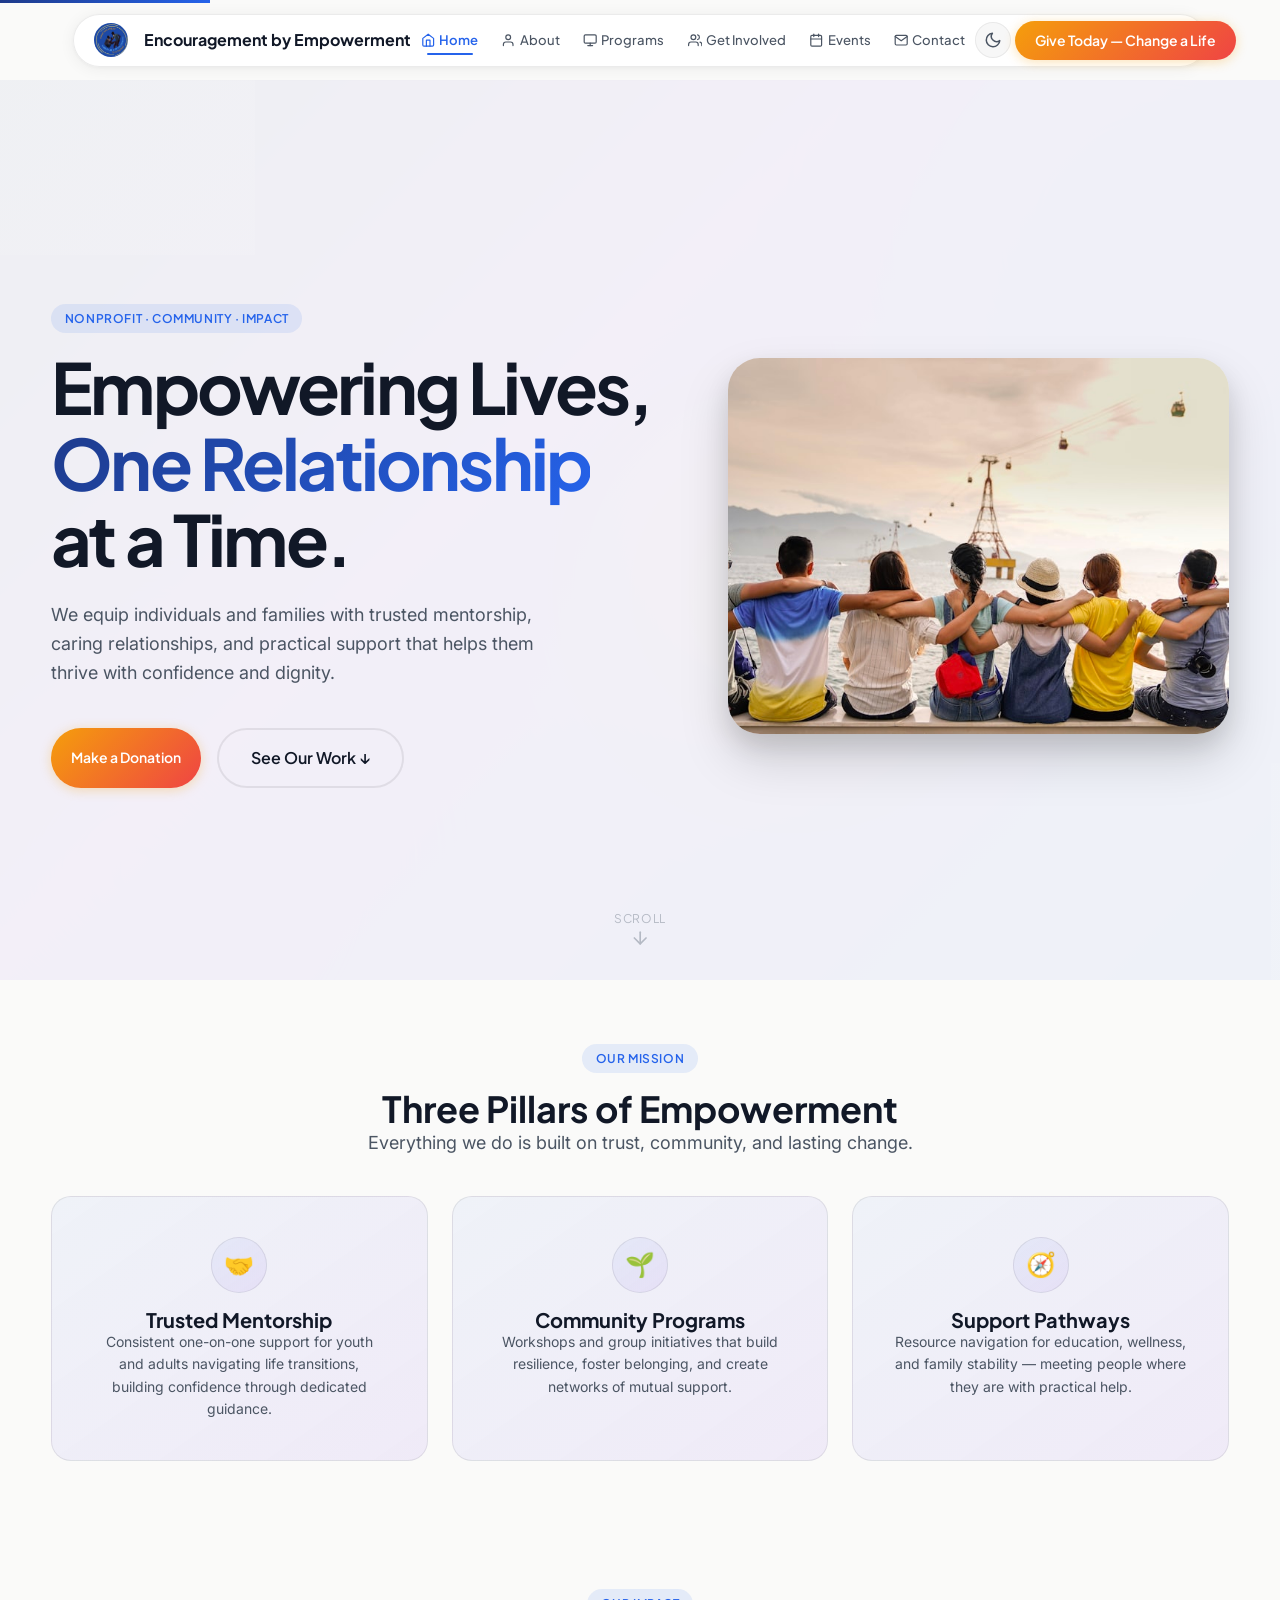
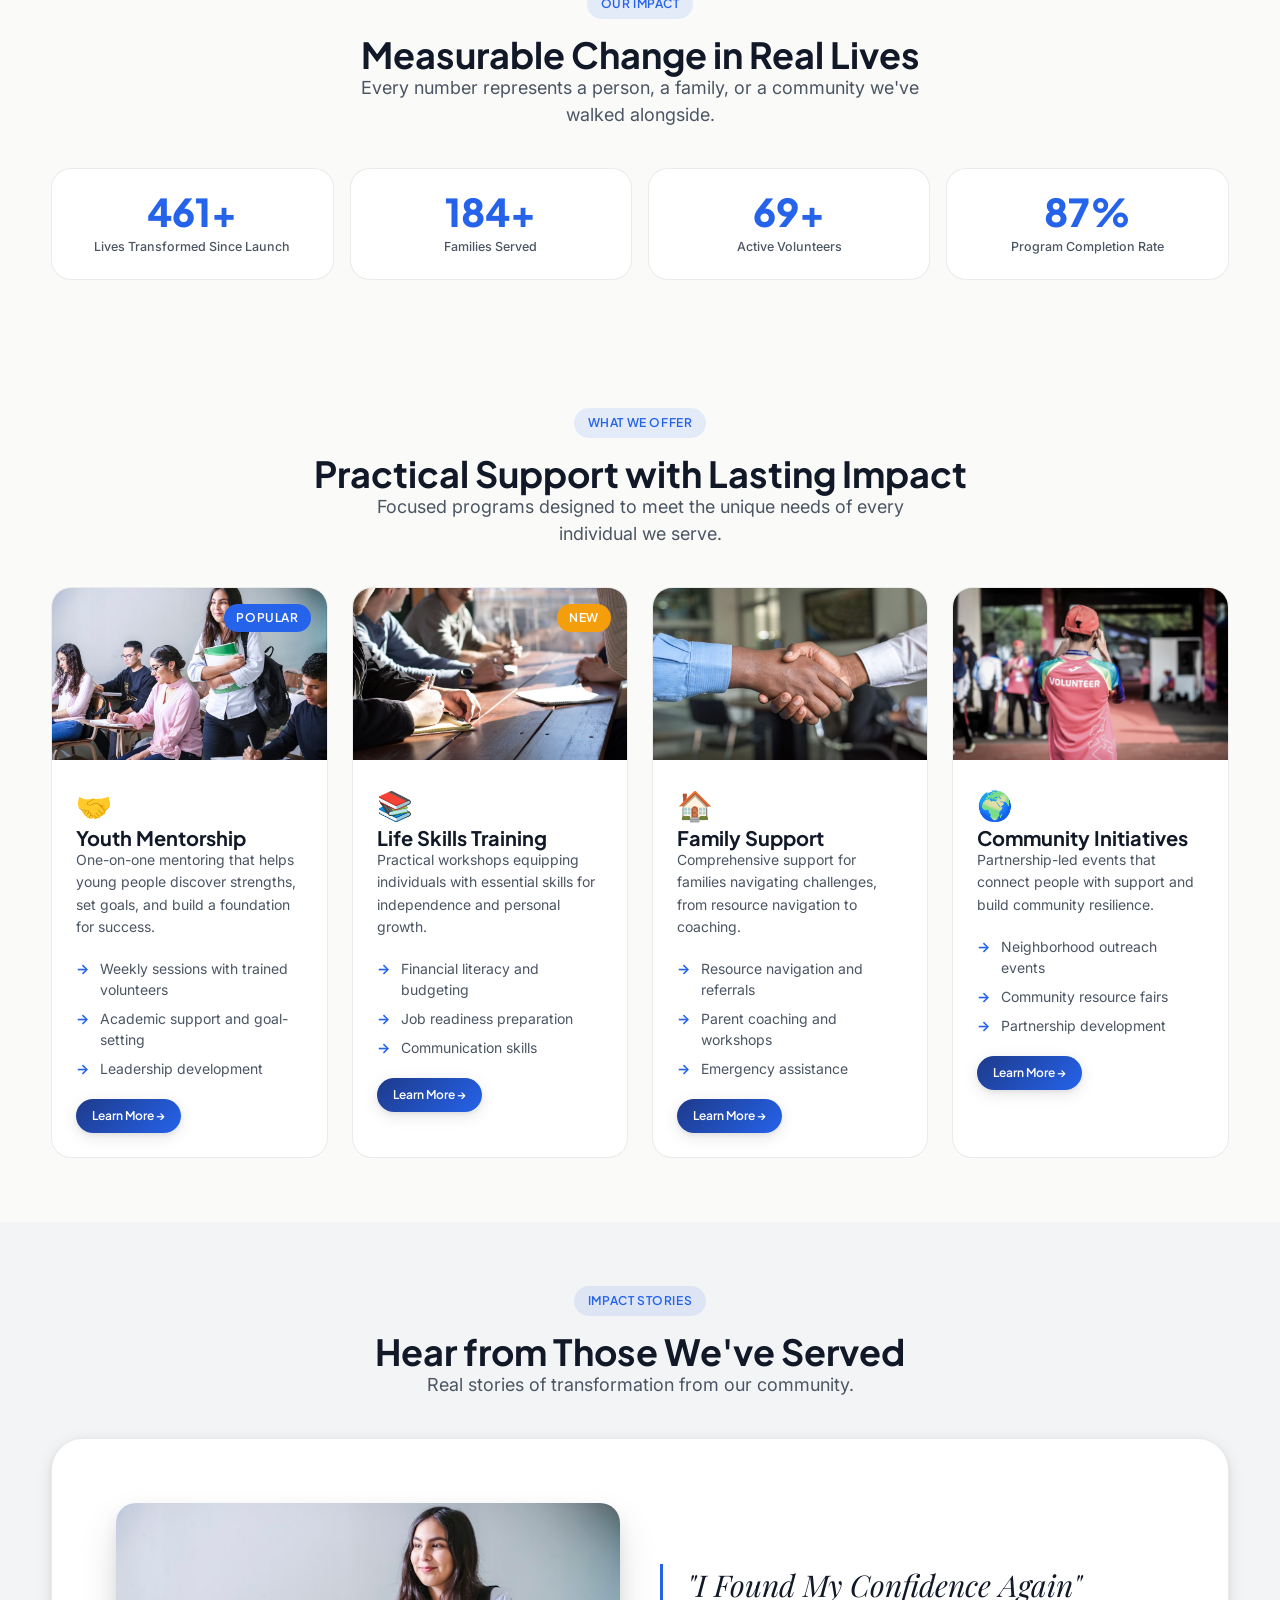
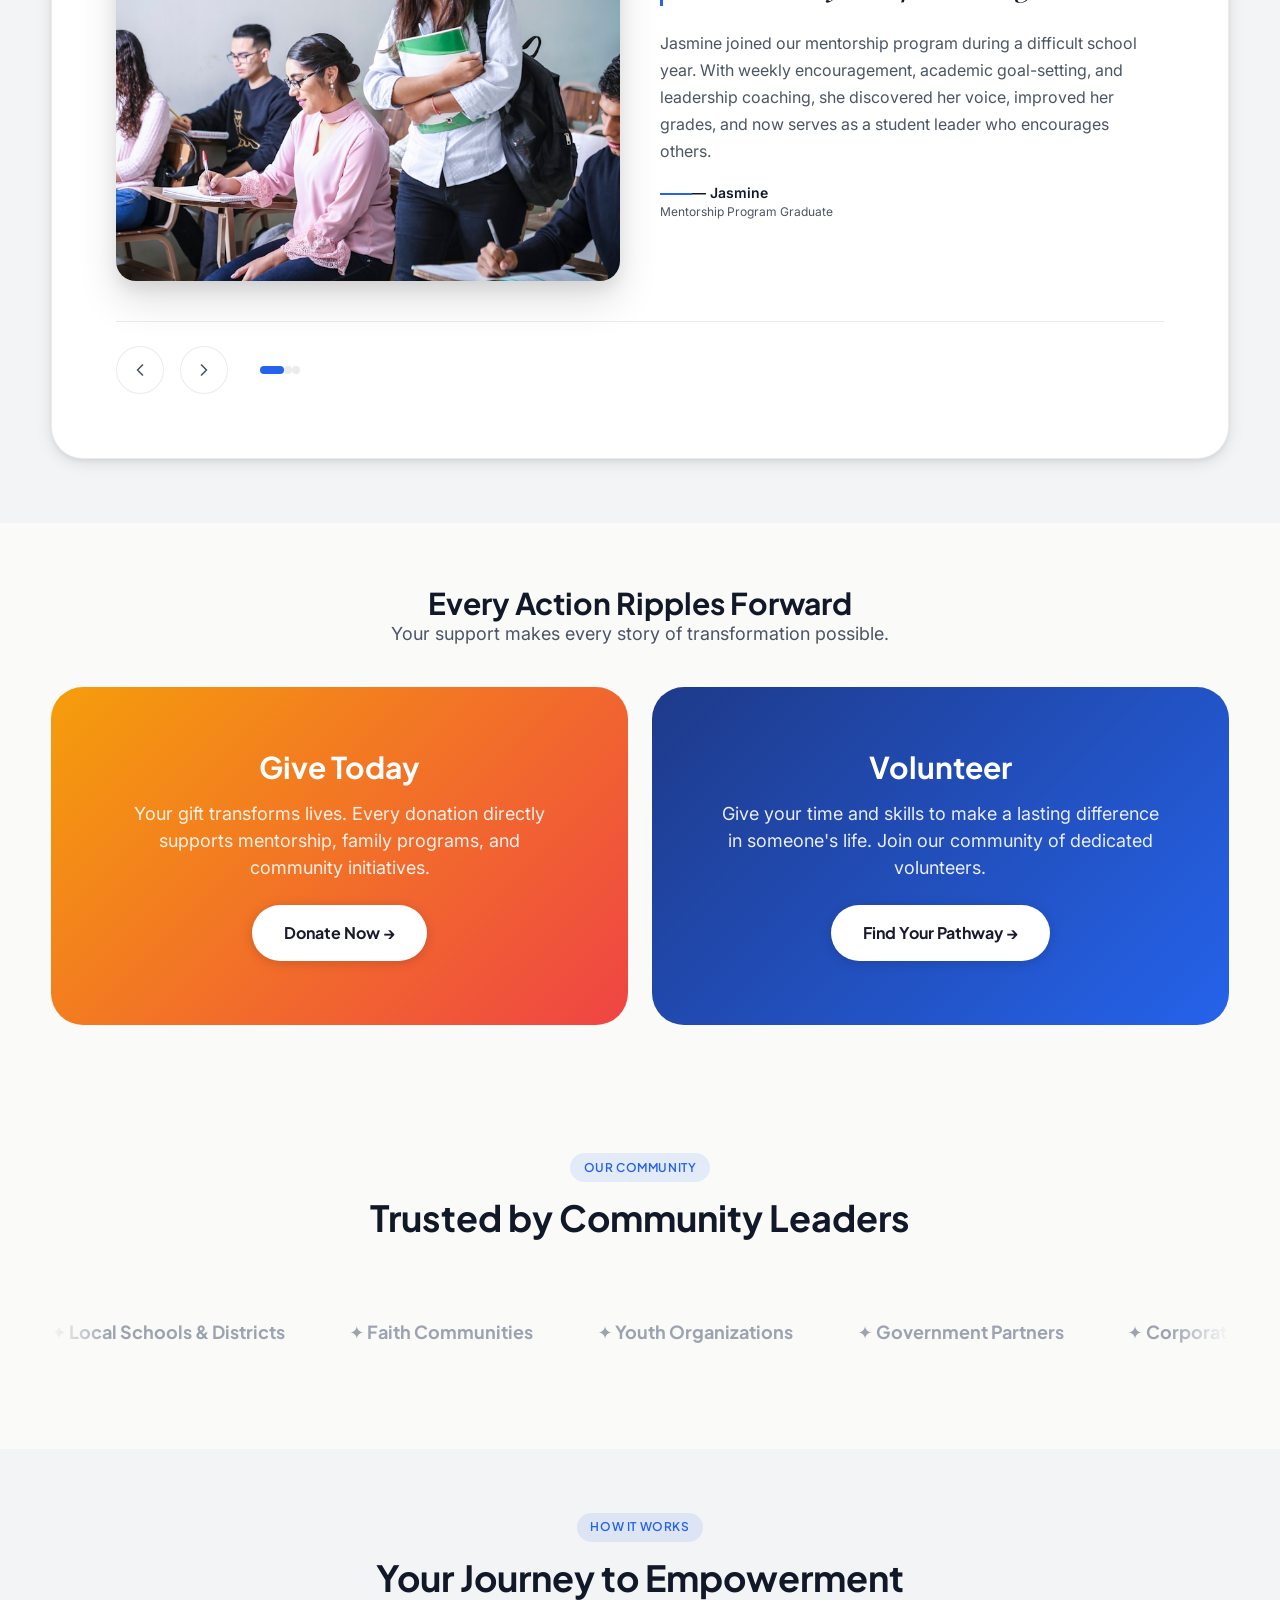
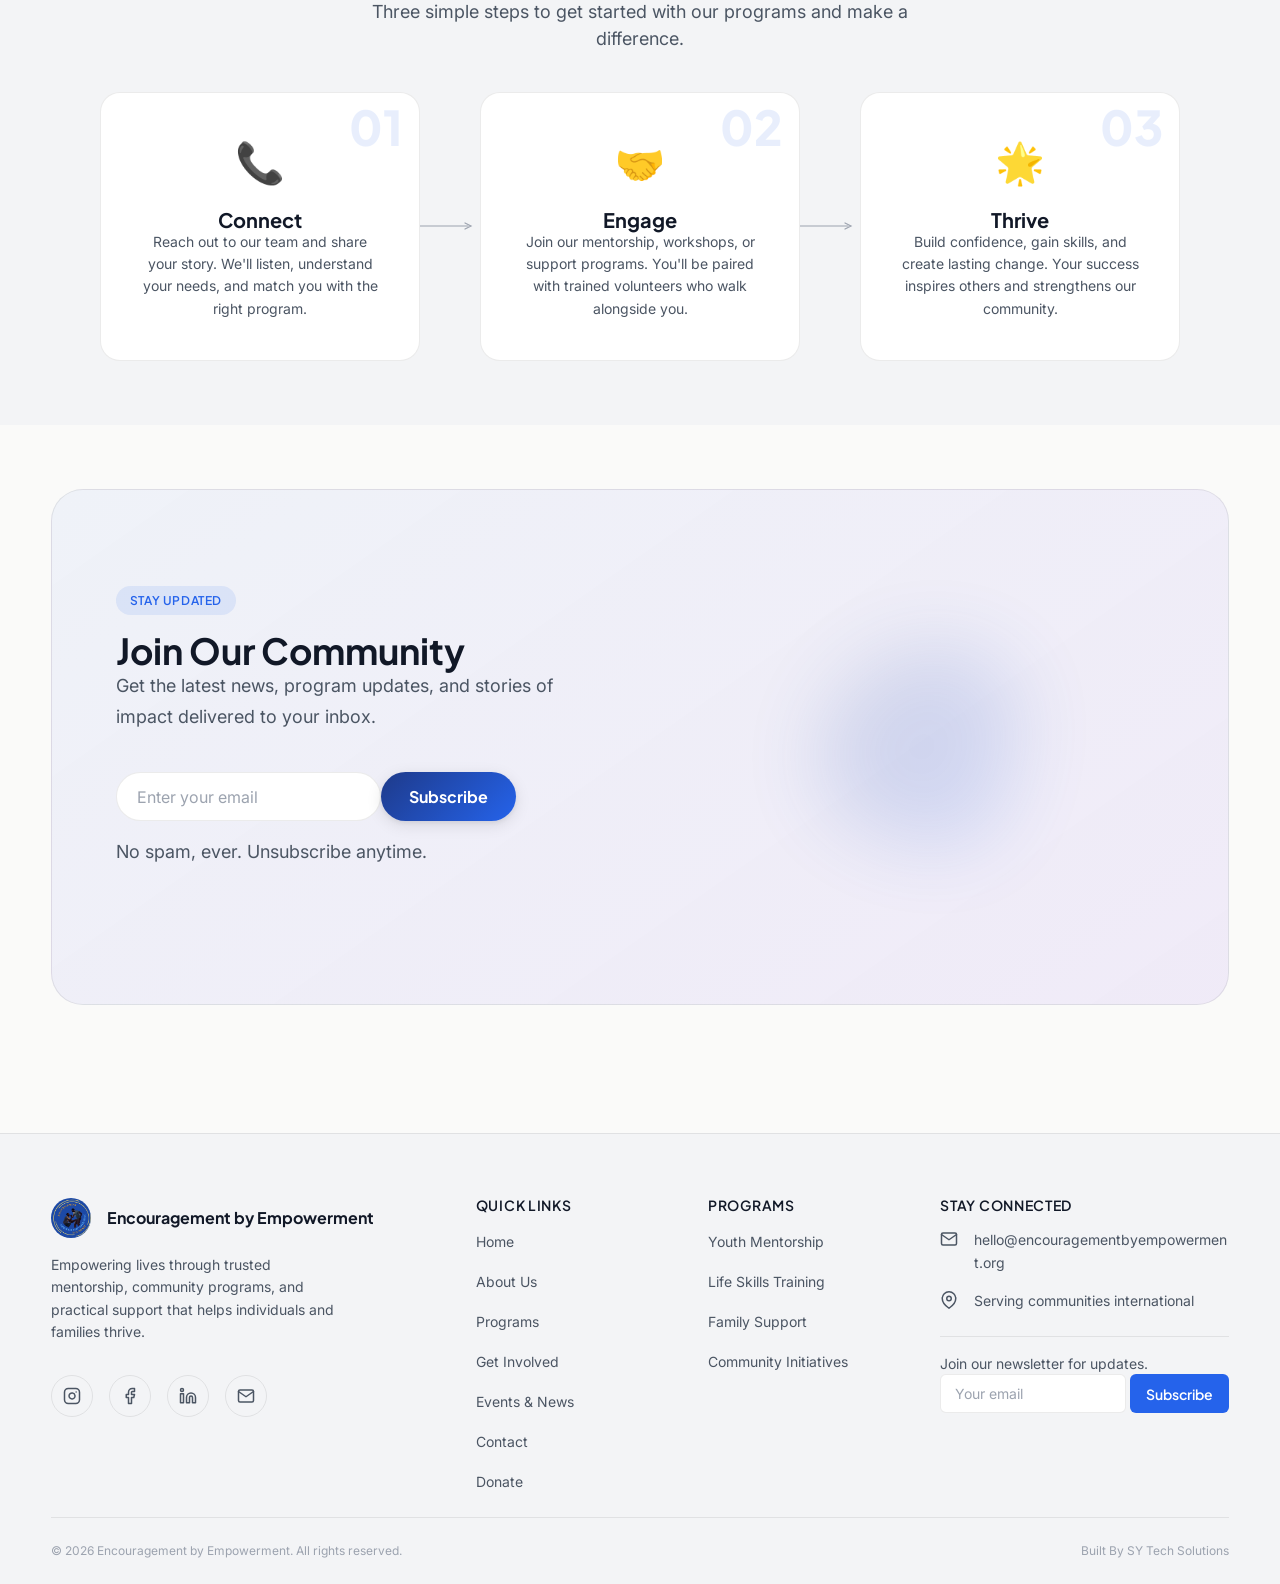
<file: index.html>
<!DOCTYPE html>
<html lang="en" data-theme="light">
<head>
  <meta charset="UTF-8">
  <meta name="viewport" content="width=device-width, initial-scale=1.0">
  <meta name="description" content="Encouragement by Empowerment is a nonprofit helping individuals and families through trusted mentorship, community programs, and practical support services.">
  <meta name="author" content="Encouragement by Empowerment">
  <meta property="og:title" content="Encouragement by Empowerment | Empowering Lives">
  <meta property="og:description" content="Empowering lives through trusted mentorship, community programs, and practical support pathways.">
  <meta property="og:image" content="assets/images/og/og-home.jpg">
  <meta property="og:type" content="website">
  <meta property="og:url" content="https://sinejhon.github.io/Encouragementbyempowerment/">
  <meta name="twitter:card" content="summary_large_image">
  <link rel="canonical" href="https://sinejhon.github.io/Encouragementbyempowerment/">

  <title>Encouragement by Empowerment | Home</title>

  <!-- Preconnect & Preload -->
  <link rel="preconnect" href="https://fonts.googleapis.com">
  <link rel="preconnect" href="https://fonts.gstatic.com" crossorigin>
  <link href="https://fonts.googleapis.com/css2?family=Inter:wght@400;500;600;700;800&family=Plus+Jakarta+Sans:wght@500;600;700;800&family=Playfair+Display:ital,wght@0,400;0,600;0,700;1,400&display=swap" rel="stylesheet">

  <!-- Preload critical assets -->
  <link rel="preload" href="assets/css/tokens.css" as="style">
  <link rel="preload" href="assets/css/base.css" as="style">
  <link rel="preload" href="assets/js/theme.js" as="script">

  <!-- Stylesheets -->
  <link rel="stylesheet" href="assets/css/tokens.css">
  <link rel="stylesheet" href="assets/css/base.css">
  <link rel="stylesheet" href="assets/css/components.css">
  <link rel="stylesheet" href="assets/css/layout.css">
  <link rel="stylesheet" href="assets/css/animations.css">

  <!-- Page-specific styles -->
  <style>
    /* Hero Section */
    .hero {
      position: relative;
      min-height: 100vh;
      display: flex;
      align-items: center;
      overflow: hidden;
      padding: 6rem 0 var(--space-2xl);
    }

    .hero-bg {
      position: absolute;
      inset: 0;
      z-index: 0;
      background: var(--gradient-hero);
      opacity: 0.05;
    }

    [data-theme="dark"] .hero-bg {
      opacity: 0.12;
    }

    .hero-grid {
      display: grid;
      grid-template-columns: 1.1fr 0.9fr;
      gap: var(--space-2xl);
      align-items: center;
      position: relative;
      z-index: 1;
    }

    .hero-content {
      position: relative;
      z-index: 1;
    }

    .hero-content h1 {
      font-size: clamp(2.2rem, 5.5vw, var(--text-7xl));
      line-height: 1.08;
      letter-spacing: var(--tracking-tight);
      margin-bottom: var(--space-lg);
    }

    .hero-content h1 .highlight {
      background: var(--gradient-navy);
      -webkit-background-clip: text;
      -webkit-text-fill-color: transparent;
      background-clip: text;
    }

    [data-theme="dark"] .hero-content h1 .highlight {
      background: var(--gradient-purple);
      -webkit-background-clip: text;
      -webkit-text-fill-color: transparent;
      background-clip: text;
    }

    .hero-subtitle {
      font-size: clamp(var(--text-base), 1.8vw, var(--text-lg));
      color: var(--text-secondary);
      max-width: 520px;
      line-height: 1.6;
      margin-bottom: var(--space-xl);
    }

    .hero-actions {
      display: flex;
      gap: var(--space-md);
      flex-wrap: wrap;
    }

    .hero-image-wrap {
      position: relative;
      z-index: 1;
    }

    .hero-image-wrap img {
      border-radius: var(--radius-xl);
      box-shadow: var(--shadow-xl);
      aspect-ratio: 4/3;
      object-fit: cover;
      width: 100%;
    }

    /* Mission Pillars */
    .pillars-grid {
      display: grid;
      grid-template-columns: repeat(3, 1fr);
      gap: var(--space-lg);
    }

    .pillar-card {
      padding: var(--space-xl);
      border-radius: var(--radius-lg);
      background: var(--gradient-card);
      border: 1px solid var(--border);
      text-align: center;
      transition: transform 0.3s var(--ease-spring), box-shadow 0.3s ease, border-color 0.3s ease;
      position: relative;
      overflow: hidden;
    }

    .pillar-card::before {
      content: '';
      position: absolute;
      top: 0;
      left: 0;
      right: 0;
      height: 4px;
      background: var(--gradient-navy);
      transform: scaleX(0);
      transform-origin: left;
      transition: transform 0.3s var(--ease-out-expo);
    }

    .pillar-card:hover::before {
      transform: scaleX(1);
    }

    .pillar-card:hover {
      transform: translateY(-8px);
      box-shadow: var(--shadow-lg);
      border-color: rgba(37, 99, 235, 0.15);
    }

    .pillar-icon {
      width: 56px;
      height: 56px;
      border-radius: 50%;
      background: var(--gradient-card);
      border: 1px solid var(--border);
      display: flex;
      align-items: center;
      justify-content: center;
      margin: 0 auto var(--space-md);
      font-size: 1.5rem;
      transition: transform 0.3s var(--ease-spring), border-color 0.3s ease;
    }

    .pillar-card:hover .pillar-icon {
      transform: scale(1.1) rotate(-5deg);
      border-color: var(--color-primary);
    }

    .pillar-card h3 {
      margin-bottom: var(--space-sm);
      font-size: var(--text-xl);
    }

    .pillar-card p {
      font-size: var(--text-sm);
      color: var(--text-secondary);
      line-height: 1.6;
    }

    /* Impact Counter Section */
    .impact-section {
      padding: var(--space-2xl) 0;
      position: relative;
      overflow: hidden;
    }

    .impact-grid {
      display: grid !important;
      grid-template-columns: repeat(4, minmax(0, 1fr)) !important;
      gap: var(--space-md);
      position: relative;
      z-index: 1;
    }

    .impact-item {
      text-align: center;
      padding: var(--space-lg) var(--space-md);
      border-radius: var(--radius-lg);
      background: var(--bg-surface);
      border: 1px solid var(--border);
      transition: transform 0.3s var(--ease-spring), box-shadow 0.3s ease;
      min-width: 0;
    }

    .impact-item:hover {
      transform: translateY(-4px);
      box-shadow: var(--shadow-lg);
    }

    .impact-item .counter-value {
      color: var(--color-primary);
      font-size: clamp(1.5rem, 3vw, 2.8rem);
      font-weight: 800;
      line-height: 1;
      margin-bottom: 0.4rem;
    }

    .impact-item .counter-label {
      color: var(--text-secondary);
      font-size: 0.78rem;
      line-height: 1.4;
    }

    @media (max-width: 900px) {
      .impact-grid { grid-template-columns: repeat(2, 1fr) !important; }
    }

    @media (max-width: 480px) {
      .impact-grid { grid-template-columns: repeat(2, 1fr) !important; }
      .impact-item .counter-value { font-size: 1.4rem; }
      .impact-item .counter-label { font-size: 0.7rem; }
    }

    /* Programs Grid */
    .programs-grid {
      display: grid;
      grid-template-columns: repeat(4, 1fr);
      gap: var(--space-lg);
    }

    .program-card {
      border-radius: var(--radius-lg);
      background: var(--bg-surface);
      border: 1px solid var(--border);
      overflow: hidden;
      transition: transform 0.3s var(--ease-spring), box-shadow 0.3s ease, border-color 0.3s ease;
      position: relative;
    }

    .program-card:hover {
      transform: translateY(-6px);
      box-shadow: var(--shadow-lg);
      border-color: rgba(37, 99, 235, 0.15);
    }

    .program-card-image {
      position: relative;
      overflow: hidden;
    }

    .program-card-image img {
      width: 100%;
      aspect-ratio: 16/10;
      object-fit: cover;
      transition: transform 0.5s var(--ease-out-expo);
    }

    .program-card:hover .program-card-image img {
      transform: scale(1.05);
    }

    .program-card-badge {
      position: absolute;
      top: var(--space-md);
      right: var(--space-md);
      padding: 0.3rem 0.75rem;
      border-radius: var(--radius-full);
      background: var(--color-primary);
      color: white;
      font-family: var(--font-display);
      font-size: var(--text-xs);
      font-weight: 600;
      letter-spacing: var(--tracking-wide);
      text-transform: uppercase;
    }

    .program-card-badge.badge-accent {
      background: var(--color-accent);
    }

    .program-card-body {
      padding: var(--space-lg);
    }

    .program-card-icon {
      font-size: 1.8rem;
      margin-bottom: var(--space-sm);
    }

    .program-card-body h3 {
      margin-bottom: var(--space-sm);
      font-size: var(--text-xl);
    }

    .program-card-body p {
      font-size: var(--text-sm);
      color: var(--text-secondary);
      line-height: 1.6;
      margin-bottom: var(--space-md);
    }

    .program-card-body ul {
      list-style: none;
      padding: 0;
      margin-bottom: var(--space-md);
    }

    .program-card-body ul li {
      padding: var(--space-xs) 0;
      padding-left: var(--space-lg);
      position: relative;
      font-size: var(--text-sm);
      color: var(--text-secondary);
    }

    .program-card-body ul li::before {
      content: '→';
      position: absolute;
      left: 0;
      color: var(--color-primary);
      font-weight: 700;
    }

    @media (max-width: 1200px) {
      .programs-grid { grid-template-columns: repeat(2, 1fr); }
    }

    @media (max-width: 640px) {
      .programs-grid { grid-template-columns: 1fr; }
    }

    /* Testimonials Carousel - Premium */
    .carousel-container {
      position: relative;
      overflow: hidden;
      background: var(--bg-surface);
      border: 1px solid var(--border);
      border-radius: var(--radius-xl);
      padding: var(--space-2xl);
      box-shadow: var(--shadow-md);
    }

    .carousel-slide {
      display: none;
      grid-template-columns: 1fr 1fr;
      gap: var(--space-xl);
      align-items: center;
    }

    .carousel-slide.active {
      display: grid;
    }

    .carousel-image {
      border-radius: var(--radius-lg);
      aspect-ratio: 4/3;
      object-fit: cover;
      box-shadow: var(--shadow-lg);
    }

    .carousel-content blockquote {
      font-family: var(--font-accent);
      font-size: clamp(var(--text-xl), 3vw, var(--text-3xl));
      font-style: italic;
      line-height: 1.4;
      color: var(--text-primary);
      margin-bottom: var(--space-lg);
      padding-left: var(--space-lg);
      border-left: 3px solid var(--color-primary);
    }

    .carousel-content p {
      color: var(--text-secondary);
      line-height: 1.7;
      font-size: var(--text-base);
    }

    .carousel-attribution {
      margin-top: var(--space-md);
    }

    .carousel-attribution::before {
      content: '';
      display: inline-block;
      width: 32px;
      height: 2px;
      background: var(--color-primary);
      margin-right: var(--space-sm);
      vertical-align: middle;
    }

    .carousel-attribution {
      font-weight: 600;
      color: var(--text-primary);
      font-size: var(--text-sm);
    }

    .carousel-role {
      color: var(--text-secondary);
      font-size: var(--text-xs);
    }

    .carousel-controls {
      display: flex;
      gap: var(--space-md);
      margin-top: var(--space-xl);
      align-items: center;
      padding-top: var(--space-lg);
      border-top: 1px solid var(--border);
    }

    .carousel-btn {
      width: 48px;
      height: 48px;
      border-radius: 50%;
      border: 1px solid var(--border);
      background: var(--bg-surface);
      cursor: pointer;
      display: flex;
      align-items: center;
      justify-content: center;
      color: var(--text-secondary);
      transition: all 0.2s ease;
    }

    .carousel-btn:hover {
      border-color: var(--color-primary);
      color: var(--color-primary);
      box-shadow: var(--shadow-md);
    }

    .carousel-btn svg {
      width: 20px;
      height: 20px;
      stroke: currentColor;
      fill: none;
      stroke-width: 2;
      stroke-linecap: round;
      stroke-linejoin: round;
    }

    .carousel-dots {
      display: flex;
      gap: var(--space-sm);
      margin-left: var(--space-md);
    }

    .carousel-dot {
      width: 8px;
      height: 8px;
      border-radius: 50%;
      border: none;
      background: var(--border);
      cursor: pointer;
      transition: all 0.2s ease;
      padding: 0;
    }

    .carousel-dot.active {
      background: var(--color-primary);
      width: 24px;
      border-radius: 4px;
    }

    /* Dual CTA */
    .dual-cta {
      display: grid;
      grid-template-columns: 1fr 1fr;
      gap: var(--space-lg);
    }

    .cta-panel {
      padding: var(--space-2xl);
      border-radius: var(--radius-xl);
      text-align: center;
      position: relative;
      overflow: hidden;
      transition: transform 0.3s var(--ease-spring), box-shadow 0.3s ease;
    }

    .cta-panel:hover {
      transform: translateY(-4px);
      box-shadow: var(--shadow-xl);
    }

    .cta-donate {
      background: var(--gradient-warm);
      color: white;
    }

    .cta-volunteer {
      background: var(--gradient-navy);
      color: white;
    }

    .cta-panel h3 {
      color: white;
      font-size: var(--text-3xl);
      margin-bottom: var(--space-md);
    }

    .cta-panel p {
      color: rgba(255,255,255,0.9);
      margin-bottom: var(--space-lg);
      font-size: var(--text-lg);
    }

    .cta-panel .btn {
      background: white;
      color: #1a1a2e;
      font-weight: 700;
      box-shadow: 0 2px 12px rgba(0,0,0,0.15);
    }

    .cta-panel .btn:hover {
      transform: translateY(-2px);
      box-shadow: 0 6px 24px rgba(0,0,0,0.2);
      color: #1a1a2e;
    }

    /* Partners */
    .partners-track {
      display: flex;
      gap: var(--space-2xl);
      animation: partnerScroll 20s linear infinite;
      width: max-content;
    }

    .partners-track:hover {
      animation-play-state: paused;
    }

    .partners-track span {
      font-family: var(--font-display);
      font-weight: 700;
      font-size: var(--text-lg);
      color: var(--text-muted);
      white-space: nowrap;
    }

    @keyframes partnerScroll {
      from { transform: translateX(0); }
      to { transform: translateX(-50%); }
    }

    .partners-container {
      overflow: hidden;
      mask-image: linear-gradient(to right, transparent, black 5%, black 95%, transparent);
      -webkit-mask-image: linear-gradient(to right, transparent, black 5%, black 95%, transparent);
    }

    @media (max-width: 1024px) {
      .hero-grid { grid-template-columns: 1fr; gap: var(--space-xl); }
      .hero-image-wrap { order: -1; max-width: 500px; margin: 0 auto; }
      .pillars-grid { grid-template-columns: 1fr; }
      .programs-tabs { grid-template-columns: 1fr; }
      .carousel-slide.active { grid-template-columns: 1fr; }
      .carousel-image { order: -1; }
      .dual-cta { grid-template-columns: 1fr; }
    }

    @media (max-width: 640px) {
      .hero-actions { flex-direction: column; }
      .hero-actions .btn { width: 100%; }
      .hero-image-wrap { max-width: 100%; }
    }

    /* Fix: ensure no scroll overflow */
    .partners-wrapper {
      overflow: hidden;
      padding: var(--space-xl) 0;
    }

    /* ===== How It Works Section ===== */
    .how-steps {
      display: flex;
      align-items: center;
      justify-content: center;
      gap: 0;
    }

    .how-step {
      text-align: center;
      padding: var(--space-xl);
      border-radius: var(--radius-lg);
      background: var(--bg-surface);
      border: 1px solid var(--border);
      flex: 1;
      max-width: 320px;
      position: relative;
      transition: transform 0.3s var(--ease-spring), box-shadow 0.3s ease;
    }

    .how-step:hover {
      transform: translateY(-6px);
      box-shadow: var(--shadow-lg);
    }

    .how-step-number {
      font-family: var(--font-display);
      font-size: var(--text-5xl);
      font-weight: 800;
      color: var(--color-primary);
      opacity: 0.1;
      position: absolute;
      top: 10px;
      right: 16px;
      line-height: 1;
    }

    .how-step-icon {
      font-size: 2.5rem;
      margin-bottom: var(--space-md);
    }

    .how-step h3 {
      margin-bottom: var(--space-sm);
      font-size: var(--text-xl);
    }

    .how-step p {
      font-size: var(--text-sm);
      color: var(--text-secondary);
      line-height: 1.6;
    }

    .how-step-connector {
      display: flex;
      align-items: center;
      justify-content: center;
      width: 60px;
      flex-shrink: 0;
      color: var(--text-muted);
    }

    .how-step-connector svg {
      width: 60px;
      height: 20px;
    }

    /* ===== Newsletter Section ===== */
    .newsletter-section {
      display: grid;
      grid-template-columns: 1fr 1fr;
      gap: var(--space-2xl);
      align-items: center;
      padding: var(--space-3xl) var(--space-2xl);
      border-radius: var(--radius-xl);
      background: var(--gradient-card);
      border: 1px solid var(--border);
      position: relative;
      overflow: hidden;
    }

    .newsletter-content {
      position: relative;
      z-index: 2;
    }

    .newsletter-content h2 {
      margin-bottom: var(--space-sm);
    }

    .newsletter-content p {
      color: var(--text-secondary);
      margin-bottom: var(--space-xl);
      font-size: var(--text-lg);
      line-height: 1.7;
    }

    .newsletter-form {
      display: flex;
      gap: var(--space-sm);
      margin-bottom: var(--space-md);
    }

    .newsletter-form input {
      flex: 1;
      padding: 0.85rem 1.25rem;
      border: 1.5px solid var(--border);
      border-radius: var(--radius-full);
      background: var(--bg-surface);
      color: var(--text-primary);
      font-size: var(--text-base);
    }

    .newsletter-form input:focus {
      outline: none;
      border-color: var(--color-primary);
      box-shadow: 0 0 0 3px rgba(37, 99, 235, 0.15);
    }

    .newsletter-form input.error {
      border-color: #EF4444;
      box-shadow: 0 0 0 3px rgba(239, 68, 68, 0.15);
    }

    .newsletter-form .btn {
      padding: 0.85rem 1.75rem;
      font-size: var(--text-base);
      font-weight: 700;
      flex-shrink: 0;
    }

    .newsletter-error {
      font-size: var(--text-sm);
      color: #EF4444;
      margin-bottom: var(--space-md);
      display: none;
    }

    .newsletter-error.visible {
      display: block;
    }

    .newsletter-note {
      font-size: var(--text-sm);
      color: var(--text-muted);
      margin-top: 0;
    }

    .newsletter-success {
      text-align: left;
      padding: var(--space-lg) 0;
      min-height: 80px;
      display: none;
      flex-direction: column;
      justify-content: center;
    }

    .newsletter-success.visible {
      display: flex;
    }

    .newsletter-success-icon {
      width: 64px;
      height: 64px;
      border-radius: 50%;
      background: rgba(16, 185, 129, 0.12);
      display: flex;
      align-items: center;
      justify-content: center;
      margin: 0 auto var(--space-md);
      font-size: 2rem;
    }

    .newsletter-success h3 {
      font-size: var(--text-xl);
      margin-bottom: var(--space-sm);
    }

    .newsletter-success p {
      color: var(--text-secondary);
      font-size: var(--text-base);
      margin-bottom: 0;
    }

    .newsletter-visual {
      position: relative;
      display: flex;
      align-items: center;
      justify-content: center;
      min-height: 200px;
    }

    .newsletter-blob {
      width: 200px;
      height: 200px;
      background: var(--gradient-navy);
      opacity: 0.15;
      filter: blur(40px);
    }

    /* ===== Social Popup ===== */
    .social-popup-overlay {
      position: fixed;
      inset: 0;
      background: rgba(0,0,0,0.5);
      backdrop-filter: blur(8px);
      z-index: 9999;
      display: flex;
      align-items: center;
      justify-content: center;
      opacity: 0;
      pointer-events: none;
      transition: opacity 0.3s ease;
    }

    .social-popup-overlay.visible {
      opacity: 1;
      pointer-events: auto;
    }

    .social-popup {
      background: var(--bg-surface);
      border: 1px solid var(--border);
      border-radius: var(--radius-xl);
      padding: var(--space-2xl);
      max-width: 400px;
      width: 90%;
      text-align: center;
      box-shadow: var(--shadow-xl);
      transform: scale(0.9) translateY(20px);
      transition: transform 0.3s var(--ease-spring);
      position: relative;
    }

    .social-popup-overlay.visible .social-popup {
      transform: scale(1) translateY(0);
    }

    .social-popup-close {
      position: absolute;
      top: var(--space-md);
      right: var(--space-md);
      width: 32px;
      height: 32px;
      border-radius: 50%;
      border: 1px solid var(--border);
      background: var(--bg-surface);
      color: var(--text-secondary);
      cursor: pointer;
      display: flex;
      align-items: center;
      justify-content: center;
      font-size: 1.1rem;
      transition: all 0.2s ease;
    }

    .social-popup-close:hover {
      background: var(--bg-elevated);
      color: var(--text-primary);
    }

    .social-popup-icon {
      width: 56px;
      height: 56px;
      border-radius: 50%;
      background: rgba(37, 99, 235, 0.1);
      display: flex;
      align-items: center;
      justify-content: center;
      margin: 0 auto var(--space-md);
      font-size: 1.5rem;
    }

    .social-popup h3 {
      font-size: var(--text-lg);
      margin-bottom: var(--space-sm);
    }

    .social-popup p {
      color: var(--text-secondary);
      font-size: var(--text-sm);
      line-height: 1.6;
      margin-bottom: var(--space-lg);
    }

    .social-popup .btn {
      width: 100%;
    }

    /* ===== Responsive for new sections ===== */
    @media (max-width: 1024px) {
      .how-steps {
        flex-direction: column;
        gap: var(--space-md);
      }

      .how-step-connector {
        transform: rotate(90deg);
        width: auto;
        height: 40px;
      }

      .how-step {
        max-width: 100%;
      }

      .newsletter-section {
        grid-template-columns: 1fr;
        text-align: center;
      }

      .newsletter-visual {
        display: none;
      }
    }

    @media (max-width: 640px) {
      .how-step {
        padding: var(--space-lg);
      }

      .newsletter-section {
        padding: var(--space-lg);
      }
    }
  </style>
</head>
<body>
  <!-- Skip Link -->
  <a class="skip-link" href="#main-content">Skip to content</a>

  <!-- Loading Bar -->
  <div id="loading-bar" class="loading-bar"></div>

  <!-- Scroll Progress -->
  <div class="scroll-progress" id="scroll-progress"></div>

  <!-- Toast Container -->
  <div id="toast-container" class="toast-container"></div>

  <!-- Back to Top -->
  <button id="back-to-top" class="back-to-top" aria-label="Back to top">
    <svg viewBox="0 0 24 24" fill="none" stroke="currentColor" stroke-width="2" stroke-linecap="round" stroke-linejoin="round">
      <path d="M18 15l-6-6-6 6"/>
    </svg>
  </button>

  <!-- ===== HEADER / NAVIGATION ===== -->
  <header class="site-header" role="banner">
    <div class="container nav-wrap">
      <a href="index.html" class="nav-brand" aria-label="Encouragement by Empowerment home">
        <img src="logo.jpeg" alt="Encouragement by Empowerment logo" width="36" height="36">
        <span>Encouragement by Empowerment</span>
      </a>

      <nav aria-label="Primary navigation">
        <ul id="nav-links" class="nav-links">
          <li class="nav-sidebar-header">
            <a href="index.html" class="nav-sidebar-brand">
              <img src="logo.jpeg" alt="" width="36" height="36">
              <span>Encouragement by Empowerment</span>
            </a>
            <button id="nav-sidebar-close" class="nav-sidebar-close" aria-label="Close navigation menu">&times;</button>
          </li>
          <li><a href="index.html" class="active"><svg class="nav-icon" viewBox="0 0 24 24" aria-hidden="true"><path d="M3 9l9-7 9 7v11a2 2 0 01-2 2H5a2 2 0 01-2-2z"></path><polyline points="9 22 9 12 15 12 15 22"></polyline></svg>Home</a></li>
          <li><a href="about.html"><svg class="nav-icon" viewBox="0 0 24 24" aria-hidden="true"><path d="M20 21v-2a4 4 0 00-4-4H8a4 4 0 00-4 4v2"></path><circle cx="12" cy="7" r="4"></circle></svg>About</a></li>
          <li><a href="programs.html"><svg class="nav-icon" viewBox="0 0 24 24" aria-hidden="true"><rect x="2" y="3" width="20" height="14" rx="2"></rect><line x1="8" y1="21" x2="16" y2="21"></line><line x1="12" y1="17" x2="12" y2="21"></line></svg>Programs</a></li>
          <li><a href="involved.html"><svg class="nav-icon" viewBox="0 0 24 24" aria-hidden="true"><path d="M17 21v-2a4 4 0 00-4-4H5a4 4 0 00-4 4v2"></path><circle cx="9" cy="7" r="4"></circle><path d="M23 21v-2a4 4 0 00-3-3.87"></path><path d="M16 3.13a4 4 0 010 7.75"></path></svg>Get Involved</a></li>
          <li><a href="events.html"><svg class="nav-icon" viewBox="0 0 24 24" aria-hidden="true"><rect x="3" y="4" width="18" height="18" rx="2"></rect><line x1="16" y1="2" x2="16" y2="6"></line><line x1="8" y1="2" x2="8" y2="6"></line><line x1="3" y1="10" x2="21" y2="10"></line></svg>Events</a></li>
          <li><a href="contact.html"><svg class="nav-icon" viewBox="0 0 24 24" aria-hidden="true"><path d="M4 4h16c1.1 0 2 .9 2 2v12c0 1.1-.9 2-2 2H4c-1.1 0-2-.9-2-2V6c0-1.1.9-2 2-2z"></path><polyline points="22,6 12,13 2,6"></polyline></svg>Contact</a></li>
        </ul>
      </nav>

      <div class="nav-actions">
        <button id="theme-toggle" class="theme-toggle" aria-label="Switch to dark mode">
          <svg class="moon-icon" viewBox="0 0 24 24" fill="none" stroke="currentColor" stroke-width="2" stroke-linecap="round" stroke-linejoin="round">
            <path d="M21 12.79A9 9 0 1111.21 3 7 7 0 0021 12.79z"/>
          </svg>
          <svg class="sun-icon" viewBox="0 0 24 24" fill="none" stroke="currentColor" stroke-width="2" stroke-linecap="round" stroke-linejoin="round">
            <circle cx="12" cy="12" r="5"></circle>
            <line x1="12" y1="1" x2="12" y2="3"></line>
            <line x1="12" y1="21" x2="12" y2="23"></line>
            <line x1="4.22" y1="4.22" x2="5.64" y2="5.64"></line>
            <line x1="18.36" y1="18.36" x2="19.78" y2="19.78"></line>
            <line x1="1" y1="12" x2="3" y2="12"></line>
            <line x1="21" y1="12" x2="23" y2="12"></line>
            <line x1="4.22" y1="19.78" x2="5.64" y2="18.36"></line>
            <line x1="18.36" y1="5.64" x2="19.78" y2="4.22"></line>
          </svg>
        </button>
        <button id="nav-toggle" class="nav-toggle" aria-expanded="false" aria-label="Toggle navigation menu">
          <span></span>
          <span></span>
          <span></span>
        </button>
        <a href="donate.html" class="btn btn-accent btn-donate-glow">Give Today — Change a Life</a>
      </div>
    </div>
  </header>

  <!-- ===== MAIN CONTENT ===== -->
  <main id="main-content">
    <!-- SECTION 1: Hero -->
    <section class="hero" aria-labelledby="hero-title">
      <div class="hero-bg">
        <div class="hero-blob hero-blob-1"></div>
        <div class="hero-blob hero-blob-2"></div>
        <div class="hero-blob hero-blob-3"></div>
      </div>

      <div class="container">
        <div class="hero-grid">
          <div class="hero-content">
            <span class="eyebrow fade-up">Nonprofit · Community · Impact</span>
            <h1 id="hero-title" class="fade-up delay-1">
              Empowering Lives,<br>
              <span class="highlight">One Relationship</span><br>
              at a Time.
            </h1>
            <p class="hero-subtitle fade-up delay-2">
              We equip individuals and families with trusted mentorship, caring relationships, 
              and practical support that helps them thrive with confidence and dignity.
            </p>
            <div class="hero-actions fade-up delay-3">
              <a href="donate.html" class="btn btn-accent btn-lg btn-donate-glow">Make a Donation</a>
              <a href="#programs" class="btn btn-ghost btn-lg">See Our Work ↓</a>
            </div>
          </div>

          <div class="hero-image-wrap fade-up delay-4">
            <img src="assets/images/photo-1529156069898-49953e39b3ac.jpg" alt="Volunteers working together at a neighborhood outreach event" width="800" height="600" loading="lazy">
          </div>
        </div>

        <div class="scroll-indicator" aria-hidden="true">
          <span>Scroll</span>
          <svg viewBox="0 0 24 24" fill="none" stroke="currentColor" stroke-width="2" stroke-linecap="round" stroke-linejoin="round">
            <line x1="12" y1="5" x2="12" y2="19"></line>
            <polyline points="19 12 12 19 5 12"></polyline>
          </svg>
        </div>
      </div>
    </section>

    <!-- SECTION 2: Mission Pillars -->
    <section class="section" aria-labelledby="mission-title">
      <div class="container">
        <div class="section-heading fade-up">
          <span class="eyebrow">Our Mission</span>
          <h2 id="mission-title">Three Pillars of Empowerment</h2>
          <p>Everything we do is built on trust, community, and lasting change.</p>
        </div>
        <div class="pillars-grid stagger-children fade-up">
          <article class="pillar-card">
            <div class="pillar-icon">🤝</div>
            <h3>Trusted Mentorship</h3>
            <p>Consistent one-on-one support for youth and adults navigating life transitions, building confidence through dedicated guidance.</p>
          </article>
          <article class="pillar-card">
            <div class="pillar-icon">🌱</div>
            <h3>Community Programs</h3>
            <p>Workshops and group initiatives that build resilience, foster belonging, and create networks of mutual support.</p>
          </article>
          <article class="pillar-card">
            <div class="pillar-icon">🧭</div>
            <h3>Support Pathways</h3>
            <p>Resource navigation for education, wellness, and family stability — meeting people where they are with practical help.</p>
          </article>
        </div>
      </div>
    </section>

    <!-- SECTION 3: Impact Numbers (FIXED COUNTERS) -->
    <section class="impact-section" aria-labelledby="impact-title">
      <div class="container">
        <div class="section-heading fade-up">
          <span class="eyebrow">Our Impact</span>
          <h2 id="impact-title">Measurable Change in Real Lives</h2>
          <p>Every number represents a person, a family, or a community we've walked alongside.</p>
        </div>
        <div class="impact-grid stagger-children fade-up">
          <div class="impact-item">
            <p class="counter-value" data-counter data-target="500" data-prefix="" data-suffix="+">0</p>
            <p class="counter-label">Lives Transformed Since Launch</p>
          </div>
          <div class="impact-item">
            <p class="counter-value" data-counter data-target="200" data-prefix="" data-suffix="+">0</p>
            <p class="counter-label">Families Served</p>
          </div>
          <div class="impact-item">
            <p class="counter-value" data-counter data-target="75" data-prefix="" data-suffix="+">0</p>
            <p class="counter-label">Active Volunteers</p>
          </div>
          <div class="impact-item">
            <p class="counter-value" data-counter data-target="94" data-prefix="" data-suffix="%">0</p>
            <p class="counter-label">Program Completion Rate</p>
          </div>
        </div>
      </div>
    </section>

    <!-- SECTION 4: Programs Preview -->
    <section class="section" id="programs" aria-labelledby="programs-title">
      <div class="container">
        <div class="section-heading fade-up">
          <span class="eyebrow">What We Offer</span>
          <h2 id="programs-title">Practical Support with Lasting Impact</h2>
          <p>Focused programs designed to meet the unique needs of every individual we serve.</p>
        </div>
        <div class="programs-grid fade-up stagger-children">
          <article class="program-card">
            <div class="program-card-image">
              <img src="assets/images/photo-1571260899304-425eee4c7efc.jpg" alt="Youth mentorship program" loading="lazy" width="600" height="375">
              <span class="program-card-badge">Popular</span>
            </div>
            <div class="program-card-body">
              <div class="program-card-icon">🤝</div>
              <h3>Youth Mentorship</h3>
              <p>One-on-one mentoring that helps young people discover strengths, set goals, and build a foundation for success.</p>
              <ul>
                <li>Weekly sessions with trained volunteers</li>
                <li>Academic support and goal-setting</li>
                <li>Leadership development</li>
              </ul>
              <a href="programs.html" class="btn btn-primary btn-sm">Learn More →</a>
            </div>
          </article>

          <article class="program-card">
            <div class="program-card-image">
              <img src="assets/images/photo-1517048676732-d65bc937f952.jpg" alt="Life skills training workshop" loading="lazy" width="600" height="375">
              <span class="program-card-badge badge-accent">New</span>
            </div>
            <div class="program-card-body">
              <div class="program-card-icon">📚</div>
              <h3>Life Skills Training</h3>
              <p>Practical workshops equipping individuals with essential skills for independence and personal growth.</p>
              <ul>
                <li>Financial literacy and budgeting</li>
                <li>Job readiness preparation</li>
                <li>Communication skills</li>
              </ul>
              <a href="programs.html" class="btn btn-primary btn-sm">Learn More →</a>
            </div>
          </article>

          <article class="program-card">
            <div class="program-card-image">
              <img src="assets/images/photo-1521791136064-7986c2920216.jpg" alt="Family support program" loading="lazy" width="600" height="375">
            </div>
            <div class="program-card-body">
              <div class="program-card-icon">🏠</div>
              <h3>Family Support</h3>
              <p>Comprehensive support for families navigating challenges, from resource navigation to coaching.</p>
              <ul>
                <li>Resource navigation and referrals</li>
                <li>Parent coaching and workshops</li>
                <li>Emergency assistance</li>
              </ul>
              <a href="programs.html" class="btn btn-primary btn-sm">Learn More →</a>
            </div>
          </article>

          <article class="program-card">
            <div class="program-card-image">
              <img src="assets/images/photo-1559027615-cd4628902d4a.jpg" alt="Community initiative event" loading="lazy" width="600" height="375">
            </div>
            <div class="program-card-body">
              <div class="program-card-icon">🌍</div>
              <h3>Community Initiatives</h3>
              <p>Partnership-led events that connect people with support and build community resilience.</p>
              <ul>
                <li>Neighborhood outreach events</li>
                <li>Community resource fairs</li>
                <li>Partnership development</li>
              </ul>
              <a href="programs.html" class="btn btn-primary btn-sm">Learn More →</a>
            </div>
          </article>
        </div>
      </div>
    </section>

    <!-- SECTION 5: Testimonials Carousel -->
    <section class="section" aria-labelledby="testimonials-title" style="background: var(--bg-elevated);">
      <div class="container">
        <div class="section-heading fade-up">
          <span class="eyebrow">Impact Stories</span>
          <h2 id="testimonials-title">Hear from Those We've Served</h2>
          <p>Real stories of transformation from our community.</p>
        </div>

        <div id="testimonial-carousel" class="carousel-container fade-up" tabindex="0" aria-label="Testimonial carousel" role="region">
          <div aria-live="polite" class="sr-only" style="position: absolute; width: 1px; height: 1px; overflow: hidden; clip: rect(0,0,0,0);"></div>

          <article class="carousel-slide active" aria-label="Testimonial 1">
            <div>
              <img class="carousel-image" src="assets/images/photo-1571260899304-425eee4c7efc.jpg" alt="Jasmine, a youth mentorship graduate" loading="lazy" width="600" height="450">
            </div>
            <div class="carousel-content">
              <blockquote>"I Found My Confidence Again"</blockquote>
              <p style="margin-bottom: var(--space-md);">Jasmine joined our mentorship program during a difficult school year. With weekly encouragement, academic goal-setting, and leadership coaching, she discovered her voice, improved her grades, and now serves as a student leader who encourages others.</p>
              <div class="carousel-attribution">— Jasmine</div>
              <div class="carousel-role">Mentorship Program Graduate</div>
            </div>
          </article>

          <article class="carousel-slide" aria-label="Testimonial 2">
            <div>
              <img class="carousel-image" src="assets/images/photo-1517048676732-d65bc937f952.jpg" alt="The Martinez family" loading="lazy" width="600" height="450">
            </div>
            <div class="carousel-content">
              <blockquote>"We Felt Seen and Supported"</blockquote>
              <p style="margin-bottom: var(--space-md);">A family navigating sudden financial strain connected with our support team for practical guidance, referrals, and consistent check-ins. Through coordinated help, they gained access to key resources and rebuilt a stronger foundation at home.</p>
              <div class="carousel-attribution">— The Martinez Family</div>
              <div class="carousel-role">Family Support Program</div>
            </div>
          </article>

          <article class="carousel-slide" aria-label="Testimonial 3">
            <div>
              <img class="carousel-image" src="assets/images/photo-1521791136064-7986c2920216.jpg" alt="Community volunteers" loading="lazy" width="600" height="450">
            </div>
            <div class="carousel-content">
              <blockquote>"A Community That Shows Up"</blockquote>
              <p style="margin-bottom: var(--space-md);">What began as a single neighborhood outreach effort has grown into a reliable monthly network of volunteers, partners, and local leaders. Together, they now deliver events across multiple communities, connecting families to mentorship and support.</p>
              <div class="carousel-attribution">— Community Partner</div>
              <div class="carousel-role">Neighborhood Initiative</div>
            </div>
          </article>

          <div class="carousel-controls">
            <button class="carousel-btn" id="carousel-prev" aria-label="Previous testimonial">
              <svg viewBox="0 0 24 24" fill="none" stroke="currentColor" stroke-width="2" stroke-linecap="round" stroke-linejoin="round">
                <polyline points="15 18 9 12 15 6"></polyline>
              </svg>
            </button>
            <button class="carousel-btn" id="carousel-next" aria-label="Next testimonial">
              <svg viewBox="0 0 24 24" fill="none" stroke="currentColor" stroke-width="2" stroke-linecap="round" stroke-linejoin="round">
                <polyline points="9 18 15 12 9 6"></polyline>
              </svg>
            </button>
            <div id="carousel-dots" class="carousel-dots"></div>
          </div>
        </div>
      </div>
    </section>

    <!-- SECTION 6: Dual CTA -->
    <section class="section" aria-labelledby="cta-title">
      <div class="container">
        <div class="section-heading fade-up">
          <h2 id="cta-title" style="font-size: var(--text-3xl);">Every Action Ripples Forward</h2>
          <p>Your support makes every story of transformation possible.</p>
        </div>
        <div class="dual-cta fade-up stagger-children">
          <div class="cta-panel cta-donate">
            <h3>Give Today</h3>
            <p>Your gift transforms lives. Every donation directly supports mentorship, family programs, and community initiatives.</p>
            <a href="donate.html" class="btn btn-lg">Donate Now →</a>
          </div>
          <div class="cta-panel cta-volunteer">
            <h3>Volunteer</h3>
            <p>Give your time and skills to make a lasting difference in someone's life. Join our community of dedicated volunteers.</p>
            <a href="involved.html" class="btn btn-lg">Find Your Pathway →</a>
          </div>
        </div>
      </div>
    </section>

    <!-- SECTION 7: Partners -->
    <section class="section" aria-labelledby="partners-title">
      <div class="container">
        <div class="section-heading fade-up">
          <span class="eyebrow">Our Community</span>
          <h2 id="partners-title">Trusted by Community Leaders</h2>
        </div>
        <div class="partners-wrapper fade-up">
          <div class="partners-container">
            <div class="partners-track">
              <span>✦ Local Schools & Districts</span>
              <span>✦ Faith Communities</span>
              <span>✦ Youth Organizations</span>
              <span>✦ Government Partners</span>
              <span>✦ Corporate Sponsors</span>
              <span>✦ Nonprofit Alliance</span>
              <!-- Duplicate for seamless scroll -->
              <span>✦ Local Schools & Districts</span>
              <span>✦ Faith Communities</span>
              <span>✦ Youth Organizations</span>
              <span>✦ Government Partners</span>
              <span>✦ Corporate Sponsors</span>
              <span>✦ Nonprofit Alliance</span>
            </div>
          </div>
        </div>
      </div>
    </section>

    <!-- SECTION 8: How It Works -->
    <section class="section" aria-labelledby="how-title" style="background: var(--bg-elevated);">
      <div class="container">
        <div class="section-heading fade-up">
          <span class="eyebrow">How It Works</span>
          <h2 id="how-title">Your Journey to Empowerment</h2>
          <p>Three simple steps to get started with our programs and make a difference.</p>
        </div>
        <div class="how-steps stagger-children fade-up">
          <div class="how-step">
            <div class="how-step-number">01</div>
            <div class="how-step-icon">📞</div>
            <h3>Connect</h3>
            <p>Reach out to our team and share your story. We'll listen, understand your needs, and match you with the right program.</p>
          </div>
          <div class="how-step-connector" aria-hidden="true">
            <svg viewBox="0 0 100 20" fill="none" stroke="currentColor" stroke-width="2" stroke-linecap="round">
              <line x1="0" y1="10" x2="80" y2="10"/>
              <polyline points="75,5 85,10 75,15"/>
            </svg>
          </div>
          <div class="how-step">
            <div class="how-step-number">02</div>
            <div class="how-step-icon">🤝</div>
            <h3>Engage</h3>
            <p>Join our mentorship, workshops, or support programs. You'll be paired with trained volunteers who walk alongside you.</p>
          </div>
          <div class="how-step-connector" aria-hidden="true">
            <svg viewBox="0 0 100 20" fill="none" stroke="currentColor" stroke-width="2" stroke-linecap="round">
              <line x1="0" y1="10" x2="80" y2="10"/>
              <polyline points="75,5 85,10 75,15"/>
            </svg>
          </div>
          <div class="how-step">
            <div class="how-step-number">03</div>
            <div class="how-step-icon">🌟</div>
            <h3>Thrive</h3>
            <p>Build confidence, gain skills, and create lasting change. Your success inspires others and strengthens our community.</p>
          </div>
        </div>
      </div>
    </section>

    <!-- SECTION 9: Newsletter -->
    <section class="section" aria-labelledby="newsletter-title">
      <div class="container">
        <div class="newsletter-section fade-up">
          <div class="newsletter-content">
            <span class="eyebrow">Stay Updated</span>
            <h2 id="newsletter-title">Join Our Community</h2>
            <p>Get the latest news, program updates, and stories of impact delivered to your inbox.</p>
            <div id="newsletter-form-wrapper">
              <form class="newsletter-form" id="newsletter-form">
                <input type="email" id="newsletter-email" class="form-input" placeholder="Enter your email" required aria-label="Email for newsletter">
                <button type="submit" class="btn btn-primary">Subscribe</button>
              </form>
              <p class="newsletter-error" id="newsletter-error">Please enter a valid email address.</p>
              <p class="newsletter-note">No spam, ever. Unsubscribe anytime.</p>
            </div>
            <div class="newsletter-success" id="newsletter-success">
              <div class="newsletter-success-icon">🎉</div>
              <h3>Thank You!</h3>
              <p>You've been subscribed successfully. We'll keep you updated with the latest news and stories of impact.</p>
            </div>
          </div>
          <div class="newsletter-visual">
            <div class="newsletter-blob morph-blob" aria-hidden="true"></div>
          </div>
        </div>
      </div>
    </section>
  </main>

  <!-- ===== SOCIAL POPUP ===== -->
  <div class="social-popup-overlay" id="social-popup-overlay">
    <div class="social-popup">
      <button class="social-popup-close" id="social-popup-close" aria-label="Close popup">&times;</button>
      <div class="social-popup-icon" id="social-popup-icon">🔗</div>
      <h3 id="social-popup-title">Coming Soon</h3>
      <p id="social-popup-desc">This social media link is not set up yet. This is a demo project — the link will be available in the full version.</p>
      <button class="btn btn-primary" id="social-popup-btn">Got It</button>
    </div>
  </div>

  <!-- ===== FOOTER ===== -->
  <footer class="site-footer" role="contentinfo">
    <div class="container">
      <div class="footer-grid">
        <div class="footer-brand-section">
          <a href="index.html" class="footer-brand">
            <img src="logo.jpeg" alt="Encouragement by Empowerment logo" width="40" height="40">
            Encouragement by Empowerment
          </a>
          <p class="footer-tagline">Empowering lives through trusted mentorship, community programs, and practical support that helps individuals and families thrive.</p>
          <div class="footer-social">
            <a href="#" onclick="showSocialPopup('Instagram', '📸'); return false;" aria-label="Instagram">
              <svg viewBox="0 0 24 24" fill="none" stroke="currentColor" stroke-width="2" stroke-linecap="round" stroke-linejoin="round">
                <rect x="2" y="2" width="20" height="20" rx="5"></rect><path d="M16 11.37A4 4 0 1112.63 8 4 4 0 0116 11.37z"></path><line x1="17.5" y1="6.5" x2="17.51" y2="6.5"></line>
              </svg>
            </a>
            <a href="#" onclick="showSocialPopup('Facebook', '📘'); return false;" aria-label="Facebook">
              <svg viewBox="0 0 24 24" fill="none" stroke="currentColor" stroke-width="2" stroke-linecap="round" stroke-linejoin="round">
                <path d="M18 2h-3a5 5 0 00-5 5v3H7v4h3v8h4v-8h3l1-4h-4V7a1 1 0 011-1h3z"></path>
              </svg>
            </a>
            <a href="#" onclick="showSocialPopup('LinkedIn', '💼'); return false;" aria-label="LinkedIn">
              <svg viewBox="0 0 24 24" fill="none" stroke="currentColor" stroke-width="2" stroke-linecap="round" stroke-linejoin="round">
                <path d="M16 8a6 6 0 016 6v7h-4v-7a2 2 0 00-2-2 2 2 0 00-2 2v7h-4v-7a6 6 0 016-6z"></path><rect x="2" y="9" width="4" height="12"></rect><circle cx="4" cy="4" r="2"></circle>
              </svg>
            </a>
            <a href="mailto:hello@encouragementbyempowerment.org" aria-label="Send email">
              <svg viewBox="0 0 24 24" fill="none" stroke="currentColor" stroke-width="2" stroke-linecap="round" stroke-linejoin="round">
                <path d="M4 4h16c1.1 0 2 .9 2 2v12c0 1.1-.9 2-2 2H4c-1.1 0-2-.9-2-2V6c0-1.1.9-2 2-2z"></path><polyline points="22,6 12,13 2,6"></polyline>
              </svg>
            </a>
          </div>
        </div>

        <div>
          <h4 class="footer-heading">Quick Links</h4>
          <ul class="footer-links">
            <li><a href="index.html">Home</a></li>
            <li><a href="about.html">About Us</a></li>
            <li><a href="programs.html">Programs</a></li>
            <li><a href="involved.html">Get Involved</a></li>
            <li><a href="events.html">Events & News</a></li>
            <li><a href="contact.html">Contact</a></li>
            <li><a href="donate.html">Donate</a></li>
          </ul>
        </div>

        <div>
          <h4 class="footer-heading">Programs</h4>
          <ul class="footer-links">
            <li><a href="programs.html">Youth Mentorship</a></li>
            <li><a href="programs.html">Life Skills Training</a></li>
            <li><a href="programs.html">Family Support</a></li>
            <li><a href="programs.html">Community Initiatives</a></li>
          </ul>
        </div>

        <div>
          <h4 class="footer-heading">Stay Connected</h4>
          <ul class="footer-contact">
            <li>
              <svg viewBox="0 0 24 24" fill="none" stroke="currentColor" stroke-width="2" stroke-linecap="round" stroke-linejoin="round" aria-hidden="true"><path d="M4 4h16c1.1 0 2 .9 2 2v12c0 1.1-.9 2-2 2H4c-1.1 0-2-.9-2-2V6c0-1.1.9-2 2-2z"></path><polyline points="22,6 12,13 2,6"></polyline></svg>
              <span>hello@encouragementbyempowerment.org</span>
            </li>
            <li>
              <svg viewBox="0 0 24 24" fill="none" stroke="currentColor" stroke-width="2" stroke-linecap="round" stroke-linejoin="round" aria-hidden="true"><path d="M21 10c0 7-9 13-9 13s-9-6-9-13a9 9 0 0118 0z"></path><circle cx="12" cy="10" r="3"></circle></svg>
              <span>Serving communities international</span>
            </li>
          </ul>
          <div class="footer-newsletter">
            <div id="footer-newsletter-wrapper">
              <p style="font-size: var(--text-sm); color: var(--text-secondary); margin-bottom: var(--space-sm);">Join our newsletter for updates.</p>
              <form id="footer-newsletter-form">
                <input type="email" id="footer-newsletter-email" class="form-input" placeholder="Your email" required aria-label="Email for newsletter">
                <button type="submit">Subscribe</button>
              </form>
              <p id="footer-newsletter-error" style="font-size: var(--text-xs); color: #EF4444; margin-top: var(--space-xs); display: none;">Please enter a valid email address.</p>
            </div>
            <div id="footer-newsletter-success" style="display: none; padding: var(--space-sm) 0; font-size: var(--text-sm); color: #10B981; font-weight: 600;">
              🎉 Thank you! You've been subscribed.
            </div>
          </div>
        </div>
      </div>

      <div class="footer-bottom">
        <span>&copy; 2026 Encouragement by Empowerment. All rights reserved.</span>
        <div class="footer-bottom-links">
          <span>Built By <a href="https://sytechsolutions.tech" target="_blank" rel="noopener noreferrer">SY Tech Solutions</a></span>
    </div>
      </div>
    </div>
  </footer>

  <!-- Page-specific: Tab switching, Social Popup, Newsletter Validation -->
  <script>
  document.addEventListener('DOMContentLoaded', function() {
    // Tab switching
    const tabBtns = document.querySelectorAll('.tab-btn');
    const tabPanels = document.querySelectorAll('.tab-panel');
    
    tabBtns.forEach(btn => {
      btn.addEventListener('click', function() {
        const tabIndex = this.getAttribute('data-tab');
        tabBtns.forEach(b => { b.classList.remove('active'); b.setAttribute('aria-selected', 'false'); });
        tabPanels.forEach(p => p.classList.remove('active'));
        this.classList.add('active');
        this.setAttribute('aria-selected', 'true');
        document.querySelector(`.tab-panel[data-panel="${tabIndex}"]`)?.classList.add('active');
      });
    });

    // Social Popup
    const overlay = document.getElementById('social-popup-overlay');
    const closeBtn = document.getElementById('social-popup-close');
    const popupBtn = document.getElementById('social-popup-btn');
    const popupTitle = document.getElementById('social-popup-title');
    const popupIcon = document.getElementById('social-popup-icon');
    const popupDesc = document.getElementById('social-popup-desc');

    window.showSocialPopup = function(name, icon) {
      popupTitle.textContent = name + ' — Coming Soon';
      popupIcon.textContent = icon;
      popupDesc.textContent = 'This ' + name + ' link is not set up yet. This is a demo project — the link will be available in the full version.';
      overlay.classList.add('visible');
    };

    function closePopup() {
      overlay.classList.remove('visible');
    }

    closeBtn.addEventListener('click', closePopup);
    popupBtn.addEventListener('click', closePopup);
    overlay.addEventListener('click', function(e) {
      if (e.target === overlay) closePopup();
    });
    document.addEventListener('keydown', function(e) {
      if (e.key === 'Escape') closePopup();
    });

    // Newsletter Validation
    const form = document.getElementById('newsletter-form');
    const emailInput = document.getElementById('newsletter-email');
    const errorEl = document.getElementById('newsletter-error');
    const formWrapper = document.getElementById('newsletter-form-wrapper');
    const successEl = document.getElementById('newsletter-success');

    if (form) {
      form.addEventListener('submit', function(e) {
        e.preventDefault();
        const email = emailInput.value.trim();
        const emailRegex = /^[^\s@]+@[^\s@]+\.[^\s@]+$/;

        if (!email || !emailRegex.test(email)) {
          emailInput.classList.add('error');
          errorEl.classList.add('visible');
          emailInput.focus();
          return;
        }

        emailInput.classList.remove('error');
        errorEl.classList.remove('visible');
        formWrapper.style.display = 'none';
        successEl.classList.add('visible');
      });

      emailInput.addEventListener('input', function() {
        if (this.classList.contains('error')) {
          this.classList.remove('error');
          errorEl.classList.remove('visible');
        }
      });
    }

    // Footer Newsletter Validation
    const footerForm = document.getElementById('footer-newsletter-form');
    const footerEmail = document.getElementById('footer-newsletter-email');
    const footerError = document.getElementById('footer-newsletter-error');
    const footerWrapper = document.getElementById('footer-newsletter-wrapper');
    const footerSuccess = document.getElementById('footer-newsletter-success');

    if (footerForm) {
      footerForm.addEventListener('submit', function(e) {
        e.preventDefault();
        const email = footerEmail.value.trim();
        const emailRegex = /^[^\s@]+@[^\s@]+\.[^\s@]+$/;

        if (!email || !emailRegex.test(email)) {
          footerEmail.style.borderColor = '#EF4444';
          footerError.style.display = 'block';
          footerEmail.focus();
          return;
        }

        footerEmail.style.borderColor = '';
        footerError.style.display = 'none';
        footerWrapper.style.display = 'none';
        footerSuccess.style.display = 'block';
      });

      footerEmail.addEventListener('input', function() {
        if (this.style.borderColor === 'rgb(239, 68, 68)') {
          this.style.borderColor = '';
          footerError.style.display = 'none';
        }
      });
    }
  });
  </script>

  <!-- Scripts -->
  <script src="assets/js/theme.js" defer></script>
  <script src="assets/js/nav.js" defer></script>
  <script src="assets/js/counters.js" defer></script>
  <script src="assets/js/carousel.js" defer></script>
  <script src="assets/js/animations.js" defer></script>
  <script src="assets/js/forms.js" defer></script>
  <script src="assets/js/main.js" defer></script>

  <!-- Structured Data -->
  <script type="application/ld+json">
  {
    "@context": "https://schema.org",
    "@type": "NonprofitOrganization",
    "name": "Encouragement by Empowerment",
    "url": "https://sinejhon.github.io/Encouragementbyempowerment/",
    "description": "Nonprofit helping individuals and families through mentorship, community programs, and practical support.",
    "email": "hello@encouragementbyempowerment.org",
    "sameAs": [
      "https://instagram.com",
      "https://facebook.com",
      "https://linkedin.com"
    ]
  }
  </script>
</body>
</html>
</file>
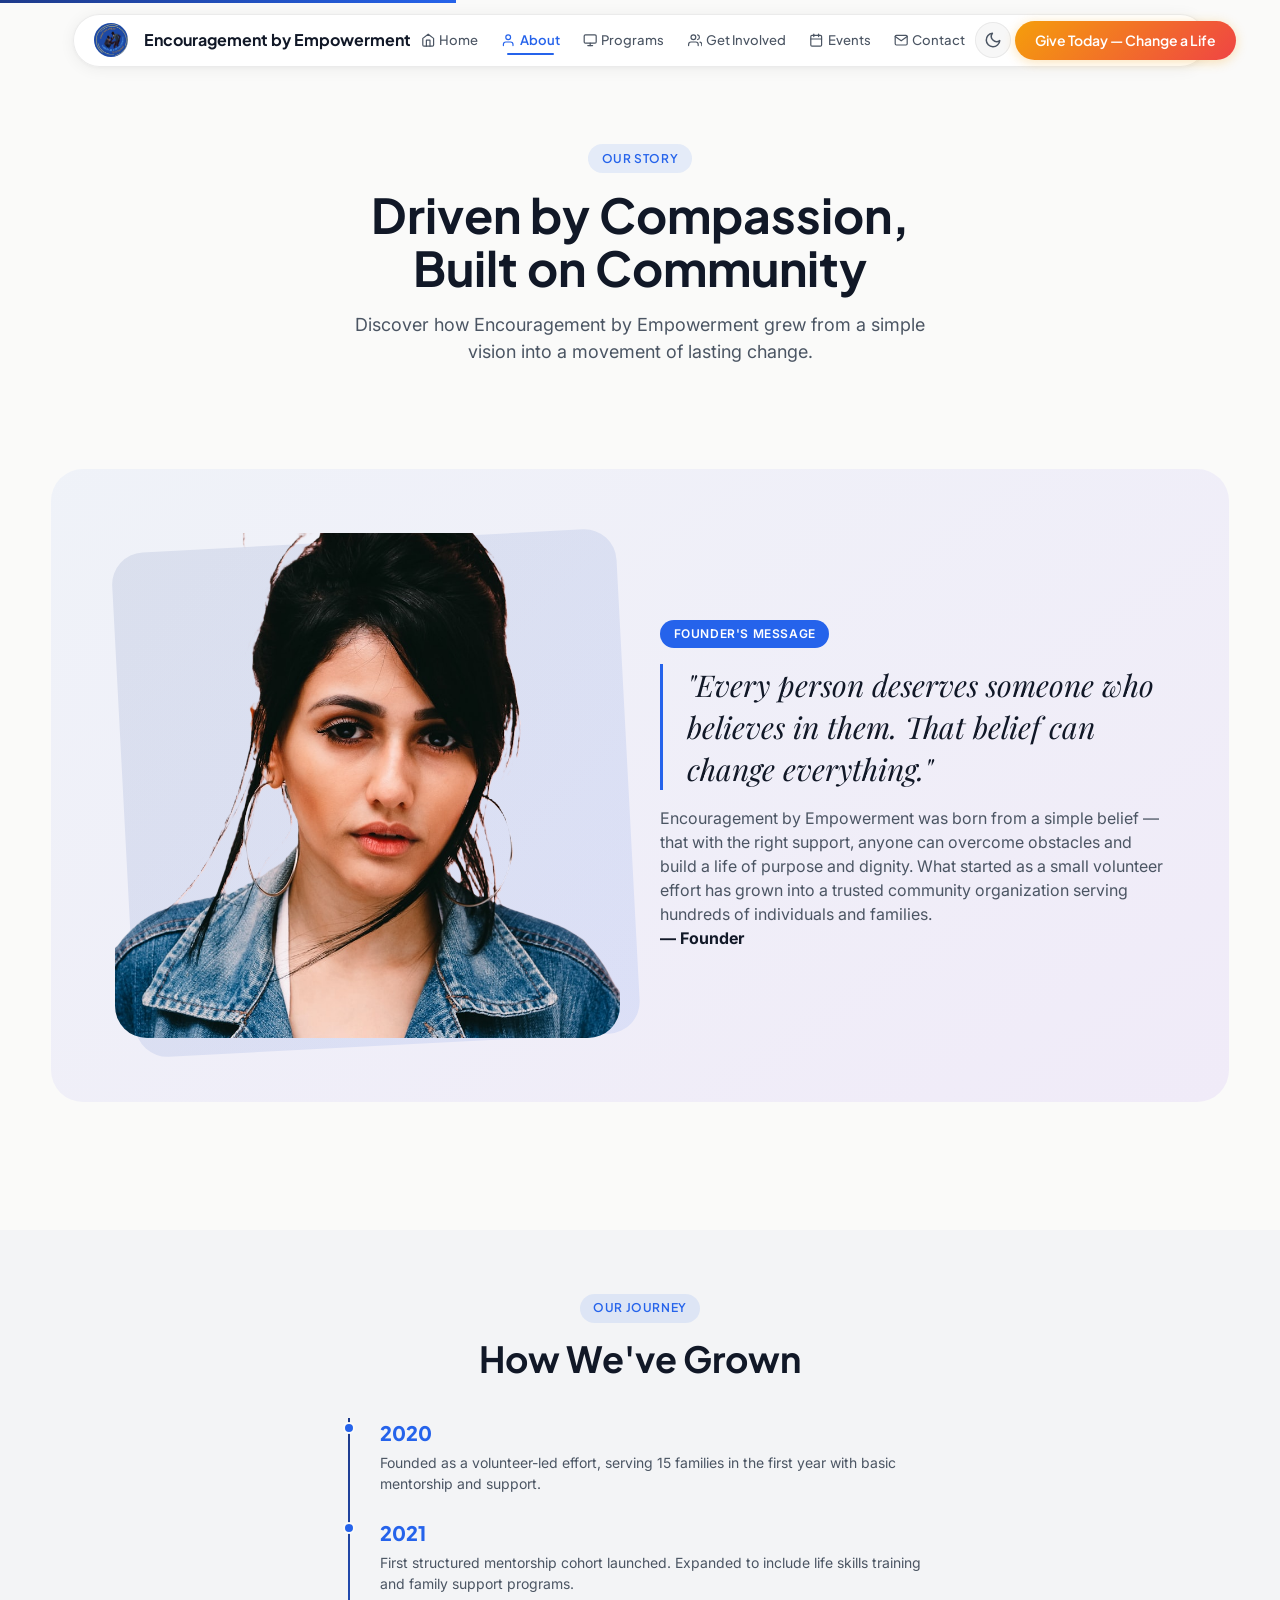
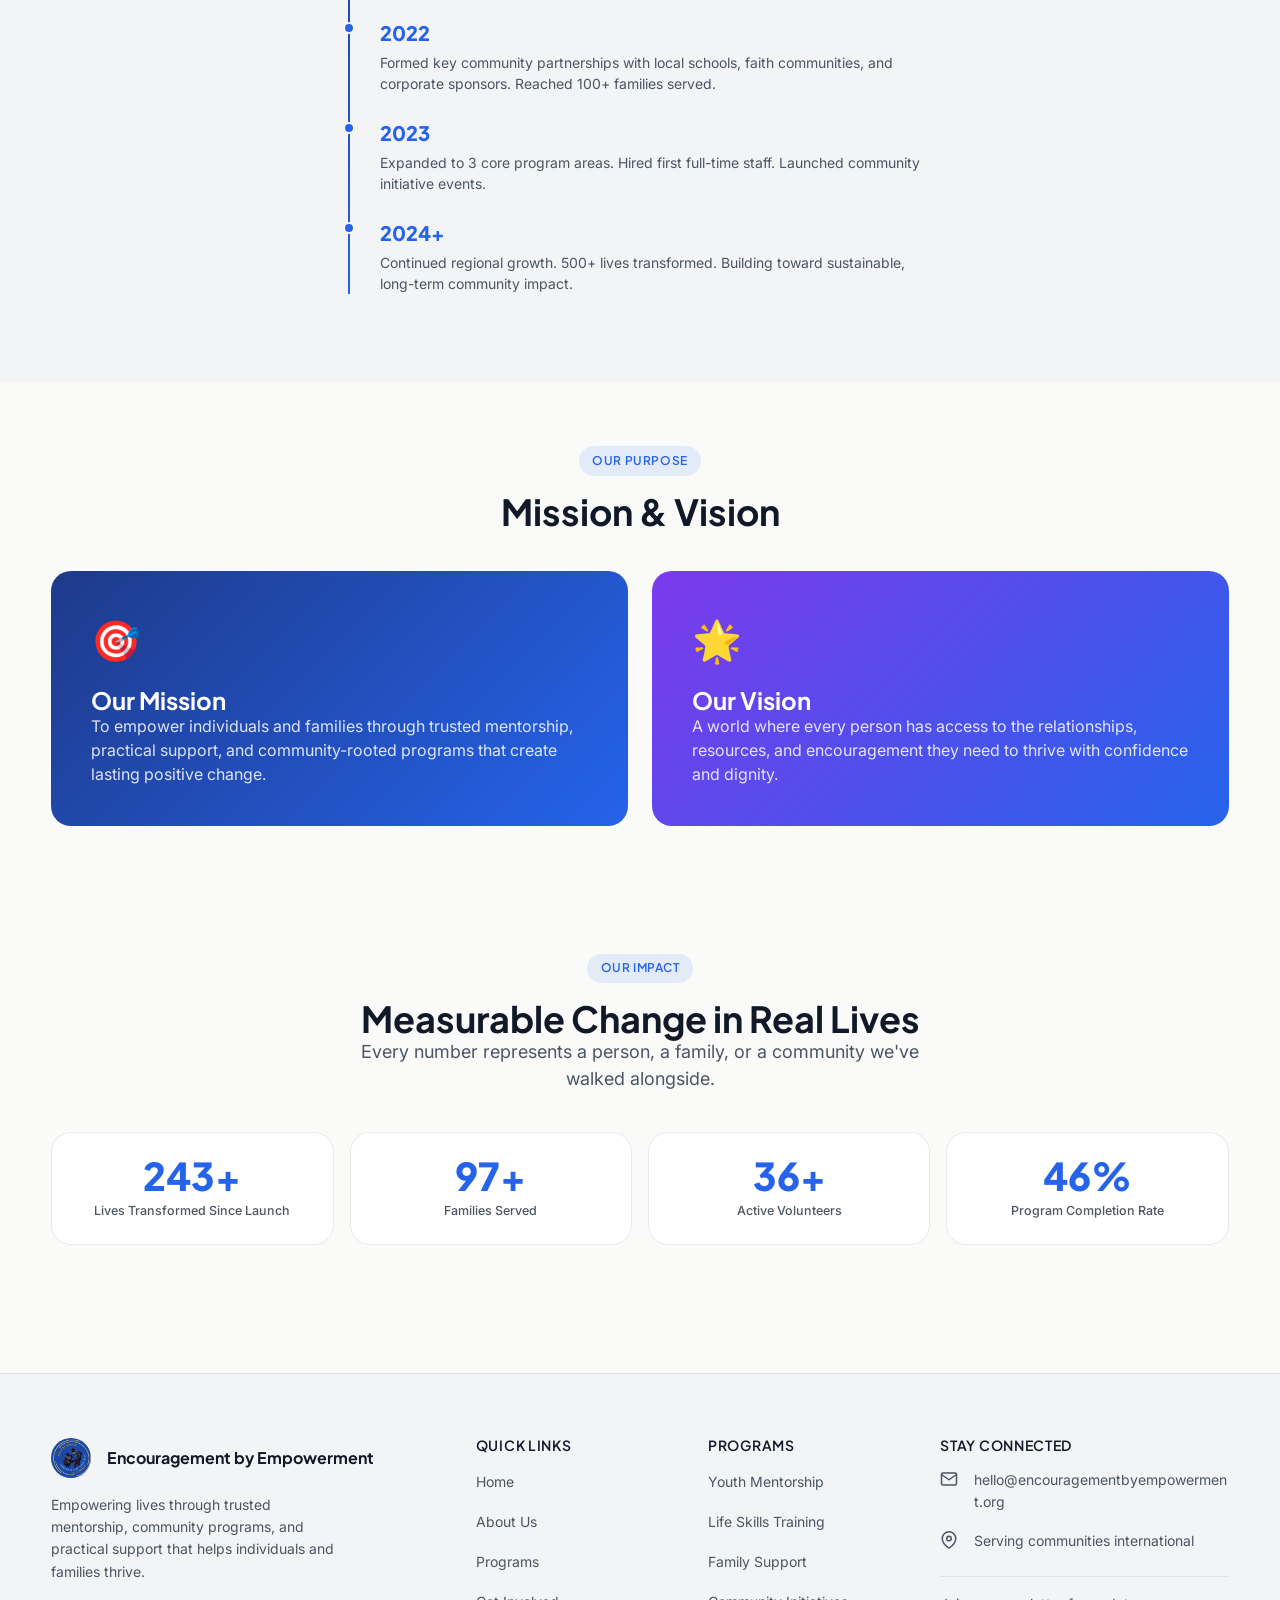
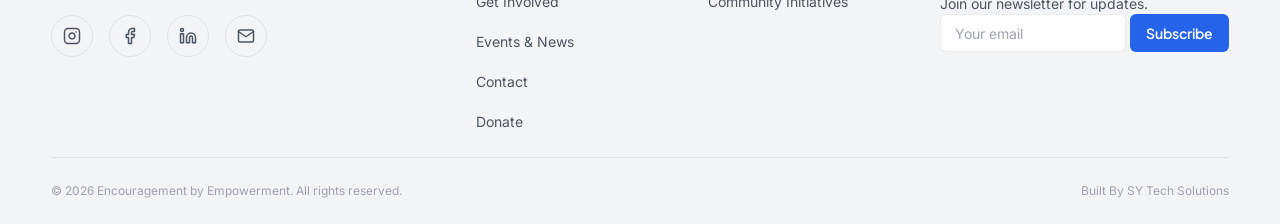
<file: about.html>
<!DOCTYPE html>
<html lang="en" data-theme="light">
<head>
  <meta charset="UTF-8">
  <meta name="viewport" content="width=device-width, initial-scale=1.0">
  <meta name="description" content="Learn about Encouragement by Empowerment's story, mission, vision, and the team behind our community impact.">
  <meta name="author" content="Encouragement by Empowerment">
  <meta property="og:title" content="About Us | Encouragement by Empowerment">
  <meta property="og:description" content="Driven by compassion, built on community. Discover our story of empowerment and impact.">
  <meta property="og:image" content="assets/images/og/og-about.jpg">
  <meta property="og:type" content="website">
  <meta property="og:url" content="https://sinejhon.github.io/Encouragementbyempowerment/about">
  <meta name="twitter:card" content="summary_large_image">
  <link rel="canonical" href="https://sinejhon.github.io/Encouragementbyempowerment/about">
  <title>About Us | Encouragement by Empowerment</title>
  <link rel="preconnect" href="https://fonts.googleapis.com">
  <link rel="preconnect" href="https://fonts.gstatic.com" crossorigin>
  <link href="https://fonts.googleapis.com/css2?family=Inter:wght@400;500;600;700;800&family=Plus+Jakarta+Sans:wght@500;600;700;800&family=Playfair+Display:ital,wght@0,400;0,600;0,700;1,400&display=swap" rel="stylesheet">
  <link rel="stylesheet" href="assets/css/tokens.css">
  <link rel="stylesheet" href="assets/css/base.css">
  <link rel="stylesheet" href="assets/css/components.css">
  <link rel="stylesheet" href="assets/css/layout.css">
  <link rel="stylesheet" href="assets/css/animations.css">
  <style>
    .about-hero { background: var(--gradient-card); border-radius: var(--radius-xl); padding: var(--space-2xl); margin-bottom: var(--space-2xl); }
    .about-hero h1 { font-size: clamp(2rem, 5vw, var(--text-5xl)); margin-bottom: var(--space-md); }
    .mission-vision { display: grid; grid-template-columns: 1fr 1fr; gap: var(--space-lg); }
    .mission-card, .vision-card { padding: var(--space-xl); border-radius: var(--radius-lg); color: white; position: relative; overflow: hidden; perspective: 1000px; }
    .mission-card { background: var(--gradient-navy); }
    .vision-card { background: var(--gradient-purple); }
    .mission-card h3, .vision-card h3 { color: white; font-size: var(--text-2xl); margin-bottom: var(--space-sm); }
    .mission-card p, .vision-card p { color: rgba(255,255,255,0.85); }
    .mission-card .card-icon, .vision-card .card-icon { font-size: 2.5rem; margin-bottom: var(--space-md); }
    .card-flip-inner { transition: transform 0.6s; transform-style: preserve-3d; }
    .mission-card:hover .card-flip-inner, .vision-card:hover .card-flip-inner { transform: rotateY(10deg); }
    .founder-section { display: grid; grid-template-columns: 1fr 1fr; gap: var(--space-xl); align-items: center; }
    .founder-image-wrap { position: relative; }
    .founder-image-wrap img { border-radius: var(--radius-xl); aspect-ratio: 1/1; object-fit: cover; }
    .founder-image-wrap::before { content: ''; position: absolute; width: 100%; height: 100%; border-radius: var(--radius-xl); background: var(--gradient-navy); opacity: 0.1; transform: rotate(-3deg) translate(8px, 8px); z-index: -1; }
    .founder-badge { display: inline-flex; background: var(--color-primary); color: white; font-size: var(--text-xs); font-weight: 600; padding: 0.3rem 0.85rem; border-radius: var(--radius-full); margin-bottom: var(--space-md); text-transform: uppercase; letter-spacing: 0.05em; }
    .founder-quote { font-family: var(--font-accent); font-size: clamp(var(--text-xl), 3vw, var(--text-3xl)); font-style: italic; line-height: 1.4; color: var(--text-primary); padding-left: var(--space-lg); border-left: 3px solid var(--color-primary); margin-bottom: var(--space-md); }
    .timeline { position: relative; padding-left: var(--space-xl); }
    .timeline::before { content: ''; position: absolute; left: 8px; top: 0; bottom: 0; width: 2px; background: var(--gradient-navy); }
    .timeline-item { position: relative; margin-bottom: var(--space-lg); }
    .timeline-item::before { content: ''; position: absolute; left: calc(-1 * var(--space-xl) + 3px); top: 4px; width: 12px; height: 12px; border-radius: 50%; background: var(--color-primary); border: 2px solid var(--bg-base); }
    .timeline-year { font-family: var(--font-display); font-weight: 800; font-size: var(--text-xl); color: var(--color-primary); margin-bottom: var(--space-xs); }
    .timeline-text { color: var(--text-secondary); font-size: var(--text-sm); }
    .impact-section {
      padding: var(--space-2xl) 0;
      position: relative;
      overflow: hidden;
    }
    .impact-grid {
      display: grid !important;
      grid-template-columns: repeat(4, minmax(0, 1fr)) !important;
      gap: var(--space-md);
      position: relative;
      z-index: 1;
    }
    .impact-item {
      text-align: center;
      padding: var(--space-lg) var(--space-md);
      border-radius: var(--radius-lg);
      background: var(--bg-surface);
      border: 1px solid var(--border);
      transition: transform 0.3s var(--ease-spring), box-shadow 0.3s ease;
      min-width: 0;
    }
    .impact-item:hover { transform: translateY(-4px); box-shadow: var(--shadow-lg); }
    .impact-item .counter-value {
      color: var(--color-primary);
      font-size: clamp(1.5rem, 3vw, 2.8rem);
      font-weight: 800;
      line-height: 1;
      margin-bottom: 0.4rem;
    }
    .impact-item .counter-label {
      color: var(--text-secondary);
      font-size: 0.78rem;
      line-height: 1.4;
    }
    @media (max-width: 900px) {
      .impact-grid { grid-template-columns: repeat(2, 1fr) !important; }
    }
    @media (max-width: 480px) {
      .impact-grid { grid-template-columns: repeat(2, 1fr) !important; }
      .impact-item .counter-value { font-size: 1.4rem; }
      .impact-item .counter-label { font-size: 0.7rem; }
    }
    @media (max-width: 768px) { .mission-vision, .founder-section { grid-template-columns: 1fr; } }
  </style>
</head>
<body>
  <a class="skip-link" href="#main-content">Skip to content</a>
  <div id="loading-bar" class="loading-bar"></div>
  <div id="toast-container" class="toast-container"></div>
  <button id="back-to-top" class="back-to-top" aria-label="Back to top">
    <svg viewBox="0 0 24 24" fill="none" stroke="currentColor" stroke-width="2" stroke-linecap="round" stroke-linejoin="round"><path d="M18 15l-6-6-6 6"/></svg>
  </button>
  <header class="site-header" role="banner">
    <div class="container nav-wrap">
      <a href="index.html" class="nav-brand"><img src="logo.jpeg" alt="" width="36" height="36"><span>Encouragement by Empowerment</span></a>
      <nav aria-label="Primary navigation">
        <ul id="nav-links" class="nav-links">
          <li class="nav-sidebar-header">
            <a href="index.html" class="nav-sidebar-brand">
              <img src="logo.jpeg" alt="" width="36" height="36">
              <span>Encouragement by Empowerment</span>
            </a>
            <button id="nav-sidebar-close" class="nav-sidebar-close" aria-label="Close navigation menu">&times;</button>
          </li>
          <li><a href="index.html"><svg class="nav-icon" viewBox="0 0 24 24" aria-hidden="true"><path d="M3 9l9-7 9 7v11a2 2 0 01-2 2H5a2 2 0 01-2-2z"/><polyline points="9 22 9 12 15 12 15 22"/></svg>Home</a></li>
          <li><a href="about.html" class="active"><svg class="nav-icon" viewBox="0 0 24 24" aria-hidden="true"><path d="M20 21v-2a4 4 0 00-4-4H8a4 4 0 00-4 4v2"/><circle cx="12" cy="7" r="4"/></svg>About</a></li>
          <li><a href="programs.html"><svg class="nav-icon" viewBox="0 0 24 24" aria-hidden="true"><rect x="2" y="3" width="20" height="14" rx="2"/><line x1="8" y1="21" x2="16" y2="21"/><line x1="12" y1="17" x2="12" y2="21"/></svg>Programs</a></li>
          <li><a href="involved.html"><svg class="nav-icon" viewBox="0 0 24 24" aria-hidden="true"><path d="M17 21v-2a4 4 0 00-4-4H5a4 4 0 00-4 4v2"/><circle cx="9" cy="7" r="4"/><path d="M23 21v-2a4 4 0 00-3-3.87"/><path d="M16 3.13a4 4 0 010 7.75"/></svg>Get Involved</a></li>
          <li><a href="events.html"><svg class="nav-icon" viewBox="0 0 24 24" aria-hidden="true"><rect x="3" y="4" width="18" height="18" rx="2"/><line x1="16" y1="2" x2="16" y2="6"/><line x1="8" y1="2" x2="8" y2="6"/><line x1="3" y1="10" x2="21" y2="10"/></svg>Events</a></li>
          <li><a href="contact.html"><svg class="nav-icon" viewBox="0 0 24 24" aria-hidden="true"><path d="M4 4h16c1.1 0 2 .9 2 2v12c0 1.1-.9 2-2 2H4c-1.1 0-2-.9-2-2V6c0-1.1.9-2 2-2z"/><polyline points="22,6 12,13 2,6"/></svg>Contact</a></li>
        </ul>
      </nav>
      <div class="nav-actions">
        <button id="theme-toggle" class="theme-toggle" aria-label="Switch to dark mode">
          <svg class="moon-icon" viewBox="0 0 24 24" fill="none" stroke="currentColor" stroke-width="2" stroke-linecap="round" stroke-linejoin="round"><path d="M21 12.79A9 9 0 1111.21 3 7 7 0 0021 12.79z"/></svg>
          <svg class="sun-icon" viewBox="0 0 24 24" fill="none" stroke="currentColor" stroke-width="2"><circle cx="12" cy="12" r="5"/><line x1="12" y1="1" x2="12" y2="3"/><line x1="12" y1="21" x2="12" y2="23"/><line x1="4.22" y1="4.22" x2="5.64" y2="5.64"/><line x1="18.36" y1="18.36" x2="19.78" y2="19.78"/><line x1="1" y1="12" x2="3" y2="12"/><line x1="21" y1="12" x2="23" y2="12"/></svg>
        </button>
        <a href="donate.html" class="btn btn-accent btn-donate-glow">Give Today — Change a Life</a>
        <button id="nav-toggle" class="nav-toggle" aria-expanded="false" aria-label="Toggle navigation menu"><span></span><span></span><span></span></button>
      </div>
    </div>
  </header>
  <div id="nav-backdrop" class="nav-backdrop"></div>
  <main id="main-content">
    <section class="page-hero fade-up">
      <div class="container">
        <span class="eyebrow">Our Story</span>
        <h1>Driven by Compassion,<br>Built on Community</h1>
        <p>Discover how Encouragement by Empowerment grew from a simple vision into a movement of lasting change.</p>
      </div>
    </section>
    <section class="section">
      <div class="container about-hero fade-up">
        <div class="founder-section">
          <div class="founder-image-wrap">
            <img src="founder.png" alt="Founder of Encouragement by Empowerment" width="500" height="500" loading="lazy">
          </div>
          <div>
            <div class="founder-badge">Founder's Message</div>
            <div class="founder-quote">"Every person deserves someone who believes in them. That belief can change everything."</div>
            <p style="margin-bottom: var(--space-sm);">Encouragement by Empowerment was born from a simple belief — that with the right support, anyone can overcome obstacles and build a life of purpose and dignity. What started as a small volunteer effort has grown into a trusted community organization serving hundreds of individuals and families.</p>
            <p><strong style="color: var(--text-primary);">— Founder</strong></p>
          </div>
        </div>
      </div>
    </section>
    <section class="section" style="background: var(--bg-elevated);">
      <div class="container">
        <div class="section-heading fade-up">
          <span class="eyebrow">Our Journey</span>
          <h2>How We've Grown</h2>
        </div>
        <div class="timeline fade-up" style="max-width: 600px; margin: 0 auto;">
          <div class="timeline-item"><div class="timeline-year">2020</div><div class="timeline-text">Founded as a volunteer-led effort, serving 15 families in the first year with basic mentorship and support.</div></div>
          <div class="timeline-item"><div class="timeline-year">2021</div><div class="timeline-text">First structured mentorship cohort launched. Expanded to include life skills training and family support programs.</div></div>
          <div class="timeline-item"><div class="timeline-year">2022</div><div class="timeline-text">Formed key community partnerships with local schools, faith communities, and corporate sponsors. Reached 100+ families served.</div></div>
          <div class="timeline-item"><div class="timeline-year">2023</div><div class="timeline-text">Expanded to 3 core program areas. Hired first full-time staff. Launched community initiative events.</div></div>
          <div class="timeline-item"><div class="timeline-year">2024+</div><div class="timeline-text">Continued regional growth. 500+ lives transformed. Building toward sustainable, long-term community impact.</div></div>
        </div>
      </div>
    </section>
    <section class="section">
      <div class="container">
        <div class="section-heading fade-up">
          <span class="eyebrow">Our Purpose</span>
          <h2>Mission & Vision</h2>
        </div>
        <div class="mission-vision fade-up stagger-children">
          <div class="mission-card"><div class="card-flip-inner"><div class="card-icon">🎯</div><h3>Our Mission</h3><p>To empower individuals and families through trusted mentorship, practical support, and community-rooted programs that create lasting positive change.</p></div></div>
          <div class="vision-card"><div class="card-flip-inner"><div class="card-icon">🌟</div><h3>Our Vision</h3><p>A world where every person has access to the relationships, resources, and encouragement they need to thrive with confidence and dignity.</p></div></div>
        </div>
      </div>
    </section>
    <section class="impact-section" aria-labelledby="impact-title">
      <div class="container">
        <div class="section-heading fade-up">
          <span class="eyebrow">Our Impact</span>
          <h2 id="impact-title">Measurable Change in Real Lives</h2>
          <p>Every number represents a person, a family, or a community we've walked alongside.</p>
        </div>
        <div class="impact-grid stagger-children fade-up">
          <div class="impact-item"><p class="counter-value" data-counter data-target="500" data-prefix="" data-suffix="+">0</p><p class="counter-label">Lives Transformed Since Launch</p></div>
          <div class="impact-item"><p class="counter-value" data-counter data-target="200" data-prefix="" data-suffix="+">0</p><p class="counter-label">Families Served</p></div>
          <div class="impact-item"><p class="counter-value" data-counter data-target="75" data-prefix="" data-suffix="+">0</p><p class="counter-label">Active Volunteers</p></div>
          <div class="impact-item"><p class="counter-value" data-counter data-target="94" data-prefix="" data-suffix="%">0</p><p class="counter-label">Program Completion Rate</p></div>
        </div>
      </div>
    </section>
  </main>
  <!-- ===== SOCIAL POPUP ===== -->
  <div class="social-popup-overlay" id="social-popup-overlay">
    <div class="social-popup">
      <button class="social-popup-close" id="social-popup-close" aria-label="Close popup">&times;</button>
      <div class="social-popup-icon" id="social-popup-icon">🔗</div>
      <h3 id="social-popup-title">Coming Soon</h3>
      <p id="social-popup-desc">This social media link is not set up yet. This is a demo project — the link will be available in the full version.</p>
      <button class="btn btn-primary" id="social-popup-btn">Got It</button>
    </div>
  </div>

  <footer class="site-footer" role="contentinfo">
    <div class="container">
      <div class="footer-grid">
        <div class="footer-brand-section">
          <a href="index.html" class="footer-brand"><img src="logo.jpeg" alt="" width="40" height="40">Encouragement by Empowerment</a>
          <p class="footer-tagline">Empowering lives through trusted mentorship, community programs, and practical support that helps individuals and families thrive.</p>
          <div class="footer-social">
            <a href="#" onclick="showSocialPopup('Instagram', '📸'); return false;" aria-label="Instagram"><svg viewBox="0 0 24 24" fill="none" stroke="currentColor" stroke-width="2"><rect x="2" y="2" width="20" height="20" rx="5"/><path d="M16 11.37A4 4 0 1112.63 8 4 4 0 0116 11.37z"/><line x1="17.5" y1="6.5" x2="17.51" y2="6.5"/></svg></a>
            <a href="#" onclick="showSocialPopup('Facebook', '📘'); return false;" aria-label="Facebook"><svg viewBox="0 0 24 24" fill="none" stroke="currentColor" stroke-width="2"><path d="M18 2h-3a5 5 0 00-5 5v3H7v4h3v8h4v-8h3l1-4h-4V7a1 1 0 011-1h3z"/></svg></a>
            <a href="#" onclick="showSocialPopup('LinkedIn', '💼'); return false;" aria-label="LinkedIn"><svg viewBox="0 0 24 24" fill="none" stroke="currentColor" stroke-width="2"><path d="M16 8a6 6 0 016 6v7h-4v-7a2 2 0 00-2-2 2 2 0 00-2 2v7h-4v-7a6 6 0 016-6z"/><rect x="2" y="9" width="4" height="12"/><circle cx="4" cy="4" r="2"/></svg></a>
            <a href="mailto:hello@encouragementbyempowerment.org" aria-label="Send email"><svg viewBox="0 0 24 24" fill="none" stroke="currentColor" stroke-width="2"><path d="M4 4h16c1.1 0 2 .9 2 2v12c0 1.1-.9 2-2 2H4c-1.1 0-2-.9-2-2V6c0-1.1.9-2 2-2z"/><polyline points="22,6 12,13 2,6"/></svg></a>
          </div>
        </div>
        <div><h4 class="footer-heading">Quick Links</h4><ul class="footer-links"><li><a href="index.html">Home</a></li><li><a href="about.html">About Us</a></li><li><a href="programs.html">Programs</a></li><li><a href="involved.html">Get Involved</a></li><li><a href="events.html">Events & News</a></li><li><a href="contact.html">Contact</a></li><li><a href="donate.html">Donate</a></li></ul></div>
        <div><h4 class="footer-heading">Programs</h4><ul class="footer-links"><li><a href="programs.html">Youth Mentorship</a></li><li><a href="programs.html">Life Skills Training</a></li><li><a href="programs.html">Family Support</a></li><li><a href="programs.html">Community Initiatives</a></li></ul></div>
        <div><h4 class="footer-heading">Stay Connected</h4><ul class="footer-contact"><li><svg viewBox="0 0 24 24" fill="none" stroke="currentColor" stroke-width="2"><path d="M4 4h16c1.1 0 2 .9 2 2v12c0 1.1-.9 2-2 2H4c-1.1 0-2-.9-2-2V6c0-1.1.9-2 2-2z"/><polyline points="22,6 12,13 2,6"/></svg><span>hello@encouragementbyempowerment.org</span></li><li><svg viewBox="0 0 24 24" fill="none" stroke="currentColor" stroke-width="2"><path d="M21 10c0 7-9 13-9 13s-9-6-9-13a9 9 0 0118 0z"/><circle cx="12" cy="10" r="3"/></svg><span>Serving communities international</span></li></ul>
          <div class="footer-newsletter"><div id="footer-newsletter-wrapper"><p style="font-size:var(--text-sm);color:var(--text-secondary);margin-bottom:var(--space-sm);">Join our newsletter for updates.</p><form id="footer-newsletter-form"><input type="email" id="footer-newsletter-email" class="form-input" placeholder="Your email" required aria-label="Email for newsletter"><button type="submit">Subscribe</button></form><p id="footer-newsletter-error" style="font-size:var(--text-xs);color:#EF4444;margin-top:var(--space-xs);display:none;">Please enter a valid email address.</p></div><div id="footer-newsletter-success" style="display:none;padding:var(--space-sm) 0;font-size:var(--text-sm);color:#10B981;font-weight:600;">🎉 Thank you! You've been subscribed.</div></div>
        </div>
      </div>
      <div class="footer-bottom"><span>&copy; 2026 Encouragement by Empowerment. All rights reserved.</span><div class="footer-bottom-links"><span>Built By <a href="https://sytechsolutions.tech" target="_blank" rel="noopener noreferrer">SY Tech Solutions</a></span></div></div>
    </div>
  </footer>
  <script>
  document.addEventListener('DOMContentLoaded', function() {
    const overlay = document.getElementById('social-popup-overlay');
    const closeBtn = document.getElementById('social-popup-close');
    const popupBtn = document.getElementById('social-popup-btn');
    const popupTitle = document.getElementById('social-popup-title');
    const popupIcon = document.getElementById('social-popup-icon');
    const popupDesc = document.getElementById('social-popup-desc');
    window.showSocialPopup = function(name, icon) {
      popupTitle.textContent = name + ' — Coming Soon';
      popupIcon.textContent = icon;
      popupDesc.textContent = 'This ' + name + ' link is not set up yet. This is a demo project — the link will be available in the full version.';
      overlay.classList.add('visible');
    };
    function closePopup() { overlay.classList.remove('visible'); }
    closeBtn.addEventListener('click', closePopup); popupBtn.addEventListener('click', closePopup);
    overlay.addEventListener('click', function(e) { if (e.target === overlay) closePopup(); });
    document.addEventListener('keydown', function(e) { if (e.key === 'Escape') closePopup(); });
    const footerForm = document.getElementById('footer-newsletter-form');
    const footerEmail = document.getElementById('footer-newsletter-email');
    const footerError = document.getElementById('footer-newsletter-error');
    const footerWrapper = document.getElementById('footer-newsletter-wrapper');
    const footerSuccess = document.getElementById('footer-newsletter-success');
    if (footerForm) {
      footerForm.addEventListener('submit', function(e) {
        e.preventDefault();
        const email = footerEmail.value.trim();
        const emailRegex = /^[^\s@]+@[^\s@]+\.[^\s@]+$/;
        if (!email || !emailRegex.test(email)) { footerEmail.style.borderColor = '#EF4444'; footerError.style.display = 'block'; footerEmail.focus(); return; }
        footerEmail.style.borderColor = ''; footerError.style.display = 'none'; footerWrapper.style.display = 'none'; footerSuccess.style.display = 'block';
      });
      footerEmail.addEventListener('input', function() { if (this.style.borderColor === 'rgb(239, 68, 68)') { this.style.borderColor = ''; footerError.style.display = 'none'; } });
    }
  });
  </script>
  <script src="assets/js/theme.js" defer></script>
  <script src="assets/js/nav.js" defer></script>
  <script src="assets/js/counters.js" defer></script>
  <script src="assets/js/animations.js" defer></script>
  <script src="assets/js/forms.js" defer></script>
  <script src="assets/js/main.js" defer></script>
  <script type="application/ld+json">{"@context":"https://schema.org","@type":"NonprofitOrganization","name":"Encouragement by Empowerment","url":"https://sinejhon.github.io/Encouragementbyempowerment/","description":"Nonprofit helping individuals and families through mentorship, community programs, and practical support.","email":"hello@encouragementbyempowerment.org"}</script>
</body>
</html>
</file>
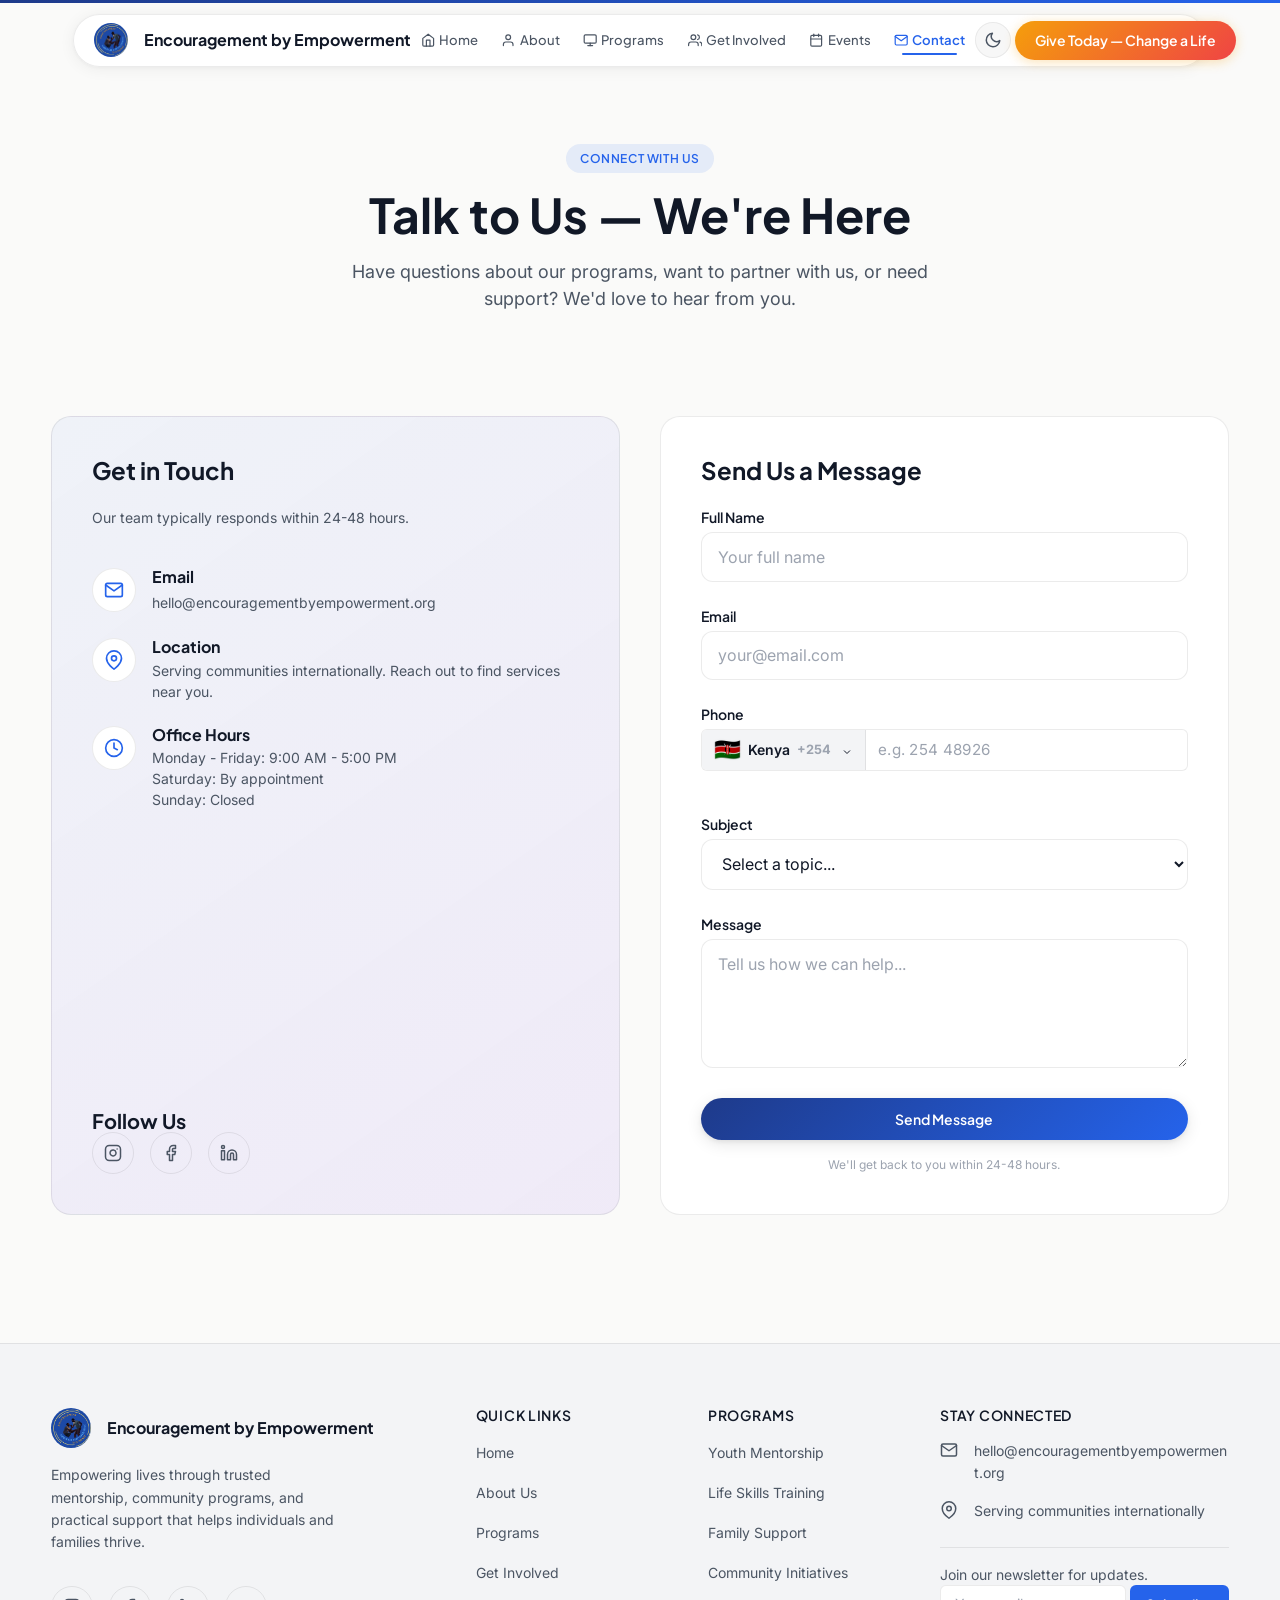
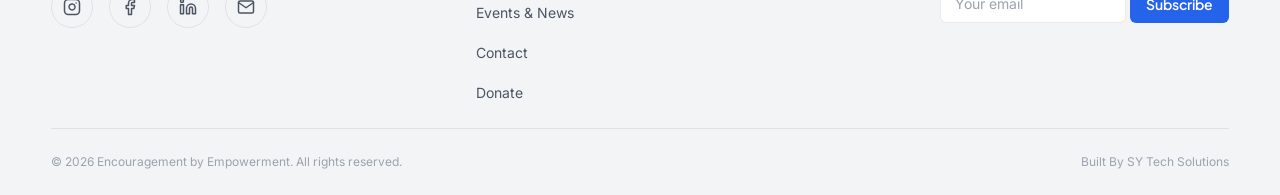
<file: contact.html>
<!DOCTYPE html>
<html lang="en" data-theme="light">
<head>
  <meta charset="UTF-8">
  <meta name="viewport" content="width=device-width, initial-scale=1.0">
  <meta name="description" content="Contact Encouragement by Empowerment. Reach out to learn more about our programs, partnerships, or how you can help.">
  <meta property="og:title" content="Contact Us | Encouragement by Empowerment">
  <meta property="og:description" content="We'd love to hear from you. Talk to us — we're here.">
  <title>Contact Us | Encouragement by Empowerment</title>
  <link rel="canonical" href="https://sinejhon.github.io/Encouragementbyempowerment/contact">
  <link rel="preconnect" href="https://fonts.googleapis.com">
  <link rel="preconnect" href="https://fonts.gstatic.com" crossorigin>
  <link href="https://fonts.googleapis.com/css2?family=Inter:wght@400;500;600;700;800&family=Plus+Jakarta+Sans:wght@500;600;700;800&family=Playfair+Display:ital,wght@0,400;0,600;0,700;1,400&display=swap" rel="stylesheet">
  <link rel="stylesheet" href="assets/css/tokens.css">
  <link rel="stylesheet" href="assets/css/base.css">
  <link rel="stylesheet" href="assets/css/components.css">
  <link rel="stylesheet" href="assets/css/layout.css">
  <link rel="stylesheet" href="assets/css/animations.css">
  <link rel="stylesheet" href="assets/css/phone-input.css">
  <style>
    .contact-split { display: grid; grid-template-columns: minmax(0, 1fr) minmax(0, 1fr); gap: var(--space-xl); align-items: stretch; }
    .contact-info-panel { height: 100%; padding: var(--space-xl); border-radius: var(--radius-lg); background: var(--gradient-card); border: 1px solid var(--border); display: flex; flex-direction: column; gap: var(--space-lg); }
    .contact-info-item { display: flex; gap: var(--space-md); align-items: flex-start; }
    .contact-info-item .icon-wrap { width: 44px; height: 44px; border-radius: 50%; background: var(--bg-surface); border: 1px solid var(--border); display: flex; align-items: center; justify-content: center; flex-shrink: 0; color: var(--color-primary); }
    .contact-info-item .icon-wrap svg { width: 20px; height: 20px; stroke: currentColor; fill: none; stroke-width: 2; stroke-linecap: round; stroke-linejoin: round; }
    .contact-info-item h4 { font-size: var(--text-base); margin-bottom: var(--space-xs); }
    .contact-info-item > div:last-child { min-width: 0; }
    .contact-info-item p, .contact-info-item a { font-size: var(--text-sm); color: var(--text-secondary); overflow-wrap: anywhere; }
    .contact-form-panel { height: 100%; padding: var(--space-xl); border-radius: var(--radius-lg); background: var(--bg-surface); border: 1px solid var(--border); }
    .contact-form-panel h3 { margin-bottom: var(--space-lg); }
    .response-time { font-size: var(--text-xs); color: var(--text-muted); text-align: center; margin-top: var(--space-md); }
    @media (max-width: 768px) { .contact-split { grid-template-columns: 1fr; } }
    @media (max-width: 640px) {
      .contact-info-panel,
      .contact-form-panel { padding: var(--space-lg); }
    }
    @media (max-width: 480px) {
      .contact-info-panel,
      .contact-form-panel { padding: var(--space-md); }
      .contact-info-item { gap: var(--space-sm); }
    }
    @media (max-width: 380px) {
      .contact-info-item .icon-wrap { display: none; }
    }
  </style>
</head>
<body>
  <a class="skip-link" href="#main-content">Skip to content</a>
  <div id="loading-bar" class="loading-bar"></div>
  <div id="toast-container" class="toast-container"></div>
  <button id="back-to-top" class="back-to-top" aria-label="Back to top"><svg viewBox="0 0 24 24" fill="none" stroke="currentColor" stroke-width="2"><path d="M18 15l-6-6-6 6"/></svg></button>
  <header class="site-header" role="banner">
    <div class="container nav-wrap">
      <a href="index.html" class="nav-brand"><img src="logo.jpeg" alt="" width="36" height="36"><span>Encouragement by Empowerment</span></a>
      <nav aria-label="Primary navigation">
        <ul id="nav-links" class="nav-links">
          <li class="nav-sidebar-header">
            <a href="index.html" class="nav-sidebar-brand">
              <img src="logo.jpeg" alt="" width="36" height="36">
              <span>Encouragement by Empowerment</span>
            </a>
            <button id="nav-sidebar-close" class="nav-sidebar-close" aria-label="Close navigation menu">&times;</button>
          </li>
          <li><a href="index.html"><svg class="nav-icon" viewBox="0 0 24 24" aria-hidden="true"><path d="M3 9l9-7 9 7v11a2 2 0 01-2 2H5a2 2 0 01-2-2z"/><polyline points="9 22 9 12 15 12 15 22"/></svg>Home</a></li>
          <li><a href="about.html"><svg class="nav-icon" viewBox="0 0 24 24" aria-hidden="true"><path d="M20 21v-2a4 4 0 00-4-4H8a4 4 0 00-4 4v2"/><circle cx="12" cy="7" r="4"/></svg>About</a></li>
          <li><a href="programs.html"><svg class="nav-icon" viewBox="0 0 24 24" aria-hidden="true"><rect x="2" y="3" width="20" height="14" rx="2"/><line x1="8" y1="21" x2="16" y2="21"/><line x1="12" y1="17" x2="12" y2="21"/></svg>Programs</a></li>
          <li><a href="involved.html"><svg class="nav-icon" viewBox="0 0 24 24" aria-hidden="true"><path d="M17 21v-2a4 4 0 00-4-4H5a4 4 0 00-4 4v2"/><circle cx="9" cy="7" r="4"/><path d="M23 21v-2a4 4 0 00-3-3.87"/><path d="M16 3.13a4 4 0 010 7.75"/></svg>Get Involved</a></li>
          <li><a href="events.html"><svg class="nav-icon" viewBox="0 0 24 24" aria-hidden="true"><rect x="3" y="4" width="18" height="18" rx="2"/><line x1="16" y1="2" x2="16" y2="6"/><line x1="8" y1="2" x2="8" y2="6"/><line x1="3" y1="10" x2="21" y2="10"/></svg>Events</a></li>
          <li><a href="contact.html" class="active"><svg class="nav-icon" viewBox="0 0 24 24" aria-hidden="true"><path d="M4 4h16c1.1 0 2 .9 2 2v12c0 1.1-.9 2-2 2H4c-1.1 0-2-.9-2-2V6c0-1.1.9-2 2-2z"/><polyline points="22,6 12,13 2,6"/></svg>Contact</a></li>
        </ul>
      </nav>
      <div class="nav-actions">
        <button id="theme-toggle" class="theme-toggle" aria-label="Switch to dark mode"><svg class="moon-icon" viewBox="0 0 24 24" fill="none" stroke="currentColor" stroke-width="2"><path d="M21 12.79A9 9 0 1111.21 3 7 7 0 0021 12.79z"/></svg><svg class="sun-icon" viewBox="0 0 24 24" fill="none" stroke="currentColor" stroke-width="2"><circle cx="12" cy="12" r="5"/><line x1="12" y1="1" x2="12" y2="3"/><line x1="12" y1="21" x2="12" y2="23"/><line x1="4.22" y1="4.22" x2="5.64" y2="5.64"/><line x1="18.36" y1="18.36" x2="19.78" y2="19.78"/><line x1="1" y1="12" x2="3" y2="12"/><line x1="21" y1="12" x2="23" y2="12"/></svg></button>
        <a href="donate.html" class="btn btn-accent btn-donate-glow">Give Today — Change a Life</a>
        <button id="nav-toggle" class="nav-toggle" aria-expanded="false" aria-label="Toggle navigation menu"><span></span><span></span><span></span></button>
      </div>
    </div>
  </header>
  <main id="main-content">
    <section class="page-hero fade-up">
      <div class="container">
        <span class="eyebrow">Connect With Us</span>
        <h1>Talk to Us — We're Here</h1>
        <p>Have questions about our programs, want to partner with us, or need support? We'd love to hear from you.</p>
      </div>
    </section>
    <section class="section">
      <div class="container">
        <div class="contact-split fade-up">
          <div class="contact-info-panel">
            <h3 style="margin-bottom: 0;">Get in Touch</h3>
            <p style="font-size: var(--text-sm);">Our team typically responds within 24-48 hours.</p>
            <div class="contact-info-item">
              <div class="icon-wrap"><svg viewBox="0 0 24 24" fill="none" stroke="currentColor" stroke-width="2" stroke-linecap="round" stroke-linejoin="round"><path d="M4 4h16c1.1 0 2 .9 2 2v12c0 1.1-.9 2-2 2H4c-1.1 0-2-.9-2-2V6c0-1.1.9-2 2-2z"/><polyline points="22,6 12,13 2,6"/></svg></div>
              <div><h4>Email</h4><a href="mailto:hello@encouragementbyempowerment.org">hello@encouragementbyempowerment.org</a></div>
            </div>
            <div class="contact-info-item">
              <div class="icon-wrap"><svg viewBox="0 0 24 24" fill="none" stroke="currentColor" stroke-width="2" stroke-linecap="round" stroke-linejoin="round"><path d="M21 10c0 7-9 13-9 13s-9-6-9-13a9 9 0 0118 0z"/><circle cx="12" cy="10" r="3"/></svg></div>
              <div><h4>Location</h4><p>Serving communities internationally. Reach out to find services near you.</p></div>
            </div>
            <div class="contact-info-item">
              <div class="icon-wrap"><svg viewBox="0 0 24 24" fill="none" stroke="currentColor" stroke-width="2" stroke-linecap="round" stroke-linejoin="round"><circle cx="12" cy="12" r="10"/><polyline points="12 6 12 12 16 14"/></svg></div>
              <div><h4>Office Hours</h4><p>Monday - Friday: 9:00 AM - 5:00 PM<br>Saturday: By appointment<br>Sunday: Closed</p></div>
            </div>
            <div style="margin-top: auto;">
              <h4 style="margin-bottom: var(--space-sm);">Follow Us</h4>
              <div class="footer-social">
                <a href="#" onclick="showSocialPopup('Instagram', '📸'); return false;" aria-label="Instagram">
                  <svg viewBox="0 0 24 24" fill="none" stroke="currentColor" stroke-width="2" stroke-linecap="round" stroke-linejoin="round">
                    <rect x="2" y="2" width="20" height="20" rx="5"></rect><path d="M16 11.37A4 4 0 1112.63 8 4 4 0 0116 11.37z"></path><line x1="17.5" y1="6.5" x2="17.51" y2="6.5"></line>
                  </svg>
                </a>
                <a href="#" onclick="showSocialPopup('Facebook', '📘'); return false;" aria-label="Facebook">
                  <svg viewBox="0 0 24 24" fill="none" stroke="currentColor" stroke-width="2" stroke-linecap="round" stroke-linejoin="round">
                    <path d="M18 2h-3a5 5 0 00-5 5v3H7v4h3v8h4v-8h3l1-4h-4V7a1 1 0 011-1h3z"></path>
                  </svg>
                </a>
                <a href="#" onclick="showSocialPopup('LinkedIn', '💼'); return false;" aria-label="LinkedIn">
                  <svg viewBox="0 0 24 24" fill="none" stroke="currentColor" stroke-width="2" stroke-linecap="round" stroke-linejoin="round">
                    <path d="M16 8a6 6 0 016 6v7h-4v-7a2 2 0 00-2-2 2 2 0 00-2 2v7h-4v-7a6 6 0 016-6z"></path><rect x="2" y="9" width="4" height="12"></rect><circle cx="4" cy="4" r="2"></circle>
                  </svg>
                </a>
              </div>
            </div>
          </div>
          <div class="contact-form-panel">
            <h3>Send Us a Message</h3>
            <form data-form="contact" data-success-message="Thank you. Your message has been sent successfully and our team will reply within 24-48 hours.">
              <div class="form-group"><label class="form-label" for="name">Full Name</label><input id="name" class="form-input" type="text" required placeholder="Your full name"></div>
              <div class="form-group"><label class="form-label" for="email">Email</label><input id="email" class="form-input" type="email" required placeholder="your@email.com"></div>
              <div class="form-group"><label class="form-label" for="phone">Phone</label><div class="pi-group" data-phone-input data-name="country-code" data-default="KE"></div></div>
              <div class="form-group"><label class="form-label" for="subject">Subject</label><select id="subject" class="form-select" required><option value="">Select a topic...</option><option>Program Inquiry</option><option>Volunteer Opportunity</option><option>Partnership</option><option>Donation Question</option><option>General Question</option></select></div>
              <div class="form-group"><label class="form-label" for="message">Message</label><textarea id="message" class="form-textarea" rows="5" required placeholder="Tell us how we can help..."></textarea></div>
              <button type="submit" class="btn btn-primary" style="width: 100%;">Send Message</button>
              <p class="response-time">We'll get back to you within 24-48 hours.</p>
            </form>
          </div>
        </div>
      </div>
    </section>
  </main>
  <!-- ===== SOCIAL POPUP ===== -->
  <div class="social-popup-overlay" id="social-popup-overlay">
    <div class="social-popup">
      <button class="social-popup-close" id="social-popup-close" aria-label="Close popup">&times;</button>
      <div class="social-popup-icon" id="social-popup-icon">🔗</div>
      <h3 id="social-popup-title">Coming Soon</h3>
      <p id="social-popup-desc">This social media link is not set up yet. This is a demo project — the link will be available in the full version.</p>
      <button class="btn btn-primary" id="social-popup-btn">Got It</button>
    </div>
  </div>

  <footer class="site-footer" role="contentinfo">
    <div class="container">
      <div class="footer-grid">
        <div class="footer-brand-section">
          <a href="index.html" class="footer-brand"><img src="logo.jpeg" alt="" width="40" height="40">Encouragement by Empowerment</a>
          <p class="footer-tagline">Empowering lives through trusted mentorship, community programs, and practical support that helps individuals and families thrive.</p>
          <div class="footer-social">
            <a href="#" onclick="showSocialPopup('Instagram', '📸'); return false;" aria-label="Instagram"><svg viewBox="0 0 24 24" fill="none" stroke="currentColor" stroke-width="2"><rect x="2" y="2" width="20" height="20" rx="5"/><path d="M16 11.37A4 4 0 1112.63 8 4 4 0 0116 11.37z"/><line x1="17.5" y1="6.5" x2="17.51" y2="6.5"/></svg></a>
            <a href="#" onclick="showSocialPopup('Facebook', '📘'); return false;" aria-label="Facebook"><svg viewBox="0 0 24 24" fill="none" stroke="currentColor" stroke-width="2"><path d="M18 2h-3a5 5 0 00-5 5v3H7v4h3v8h4v-8h3l1-4h-4V7a1 1 0 011-1h3z"/></svg></a>
            <a href="#" onclick="showSocialPopup('LinkedIn', '💼'); return false;" aria-label="LinkedIn"><svg viewBox="0 0 24 24" fill="none" stroke="currentColor" stroke-width="2"><path d="M16 8a6 6 0 016 6v7h-4v-7a2 2 0 00-2-2 2 2 0 00-2 2v7h-4v-7a6 6 0 016-6z"/><rect x="2" y="9" width="4" height="12"/><circle cx="4" cy="4" r="2"/></svg></a>
            <a href="mailto:hello@encouragementbyempowerment.org" aria-label="Send email"><svg viewBox="0 0 24 24" fill="none" stroke="currentColor" stroke-width="2"><path d="M4 4h16c1.1 0 2 .9 2 2v12c0 1.1-.9 2-2 2H4c-1.1 0-2-.9-2-2V6c0-1.1.9-2 2-2z"/><polyline points="22,6 12,13 2,6"/></svg></a>
          </div>
        </div>
        <div><h4 class="footer-heading">Quick Links</h4><ul class="footer-links"><li><a href="index.html">Home</a></li><li><a href="about.html">About Us</a></li><li><a href="programs.html">Programs</a></li><li><a href="involved.html">Get Involved</a></li><li><a href="events.html">Events & News</a></li><li><a href="contact.html">Contact</a></li><li><a href="donate.html">Donate</a></li></ul></div>
        <div><h4 class="footer-heading">Programs</h4><ul class="footer-links"><li><a href="programs.html">Youth Mentorship</a></li><li><a href="programs.html">Life Skills Training</a></li><li><a href="programs.html">Family Support</a></li><li><a href="programs.html">Community Initiatives</a></li></ul></div>
        <div><h4 class="footer-heading">Stay Connected</h4><ul class="footer-contact"><li><svg viewBox="0 0 24 24" fill="none" stroke="currentColor" stroke-width="2"><path d="M4 4h16c1.1 0 2 .9 2 2v12c0 1.1-.9 2-2 2H4c-1.1 0-2-.9-2-2V6c0-1.1.9-2 2-2z"/><polyline points="22,6 12,13 2,6"/></svg><span>hello@encouragementbyempowerment.org</span></li><li><svg viewBox="0 0 24 24" fill="none" stroke="currentColor" stroke-width="2"><path d="M21 10c0 7-9 13-9 13s-9-6-9-13a9 9 0 0118 0z"/><circle cx="12" cy="10" r="3"/></svg><span>Serving communities internationally</span></li></ul>
          <div class="footer-newsletter"><div id="footer-newsletter-wrapper"><p style="font-size:var(--text-sm);color:var(--text-secondary);margin-bottom:var(--space-sm);">Join our newsletter for updates.</p><form id="footer-newsletter-form"><input type="email" id="footer-newsletter-email" class="form-input" placeholder="Your email" required aria-label="Email for newsletter"><button type="submit">Subscribe</button></form><p id="footer-newsletter-error" style="font-size:var(--text-xs);color:#EF4444;margin-top:var(--space-xs);display:none;">Please enter a valid email address.</p></div><div id="footer-newsletter-success" style="display:none;padding:var(--space-sm) 0;font-size:var(--text-sm);color:#10B981;font-weight:600;">🎉 Thank you! You've been subscribed.</div></div>
        </div>
      </div>
      <div class="footer-bottom"><span>&copy; 2026 Encouragement by Empowerment. All rights reserved.</span><div class="footer-bottom-links"><span>Built By <a href="https://sytechsolutions.tech" target="_blank" rel="noopener noreferrer">SY Tech Solutions</a></span></div></div>
    </div>
  </footer>
  <script>
  document.addEventListener('DOMContentLoaded', function() {
    const overlay = document.getElementById('social-popup-overlay');
    const closeBtn = document.getElementById('social-popup-close');
    const popupBtn = document.getElementById('social-popup-btn');
    const popupTitle = document.getElementById('social-popup-title');
    const popupIcon = document.getElementById('social-popup-icon');
    const popupDesc = document.getElementById('social-popup-desc');
    window.showSocialPopup = function(name, icon) {
      popupTitle.textContent = name + ' — Coming Soon';
      popupIcon.textContent = icon;
      popupDesc.textContent = 'This ' + name + ' link is not set up yet. This is a demo project — the link will be available in the full version.';
      overlay.classList.add('visible');
    };
    function closePopup() { overlay.classList.remove('visible'); }
    closeBtn.addEventListener('click', closePopup);
    popupBtn.addEventListener('click', closePopup);
    overlay.addEventListener('click', function(e) { if (e.target === overlay) closePopup(); });
    document.addEventListener('keydown', function(e) { if (e.key === 'Escape') closePopup(); });
    const footerForm = document.getElementById('footer-newsletter-form');
    const footerEmail = document.getElementById('footer-newsletter-email');
    const footerError = document.getElementById('footer-newsletter-error');
    const footerWrapper = document.getElementById('footer-newsletter-wrapper');
    const footerSuccess = document.getElementById('footer-newsletter-success');
    if (footerForm) {
      footerForm.addEventListener('submit', function(e) {
        e.preventDefault();
        const email = footerEmail.value.trim();
        const emailRegex = /^[^\s@]+@[^\s@]+\.[^\s@]+$/;
        if (!email || !emailRegex.test(email)) { footerEmail.style.borderColor = '#EF4444'; footerError.style.display = 'block'; footerEmail.focus(); return; }
        footerEmail.style.borderColor = ''; footerError.style.display = 'none'; footerWrapper.style.display = 'none'; footerSuccess.style.display = 'block';
      });
      footerEmail.addEventListener('input', function() { if (this.style.borderColor === 'rgb(239, 68, 68)') { this.style.borderColor = ''; footerError.style.display = 'none'; } });
    }
  });
  </script>
  <script src="assets/js/phone-input.js" defer></script>
  <script src="assets/js/theme.js" defer></script>
  <script src="assets/js/nav.js" defer></script>
  <script src="assets/js/animations.js" defer></script>
  <script src="assets/js/forms.js" defer></script>
  <script src="assets/js/main.js" defer></script>
</body>
</html>
</file>
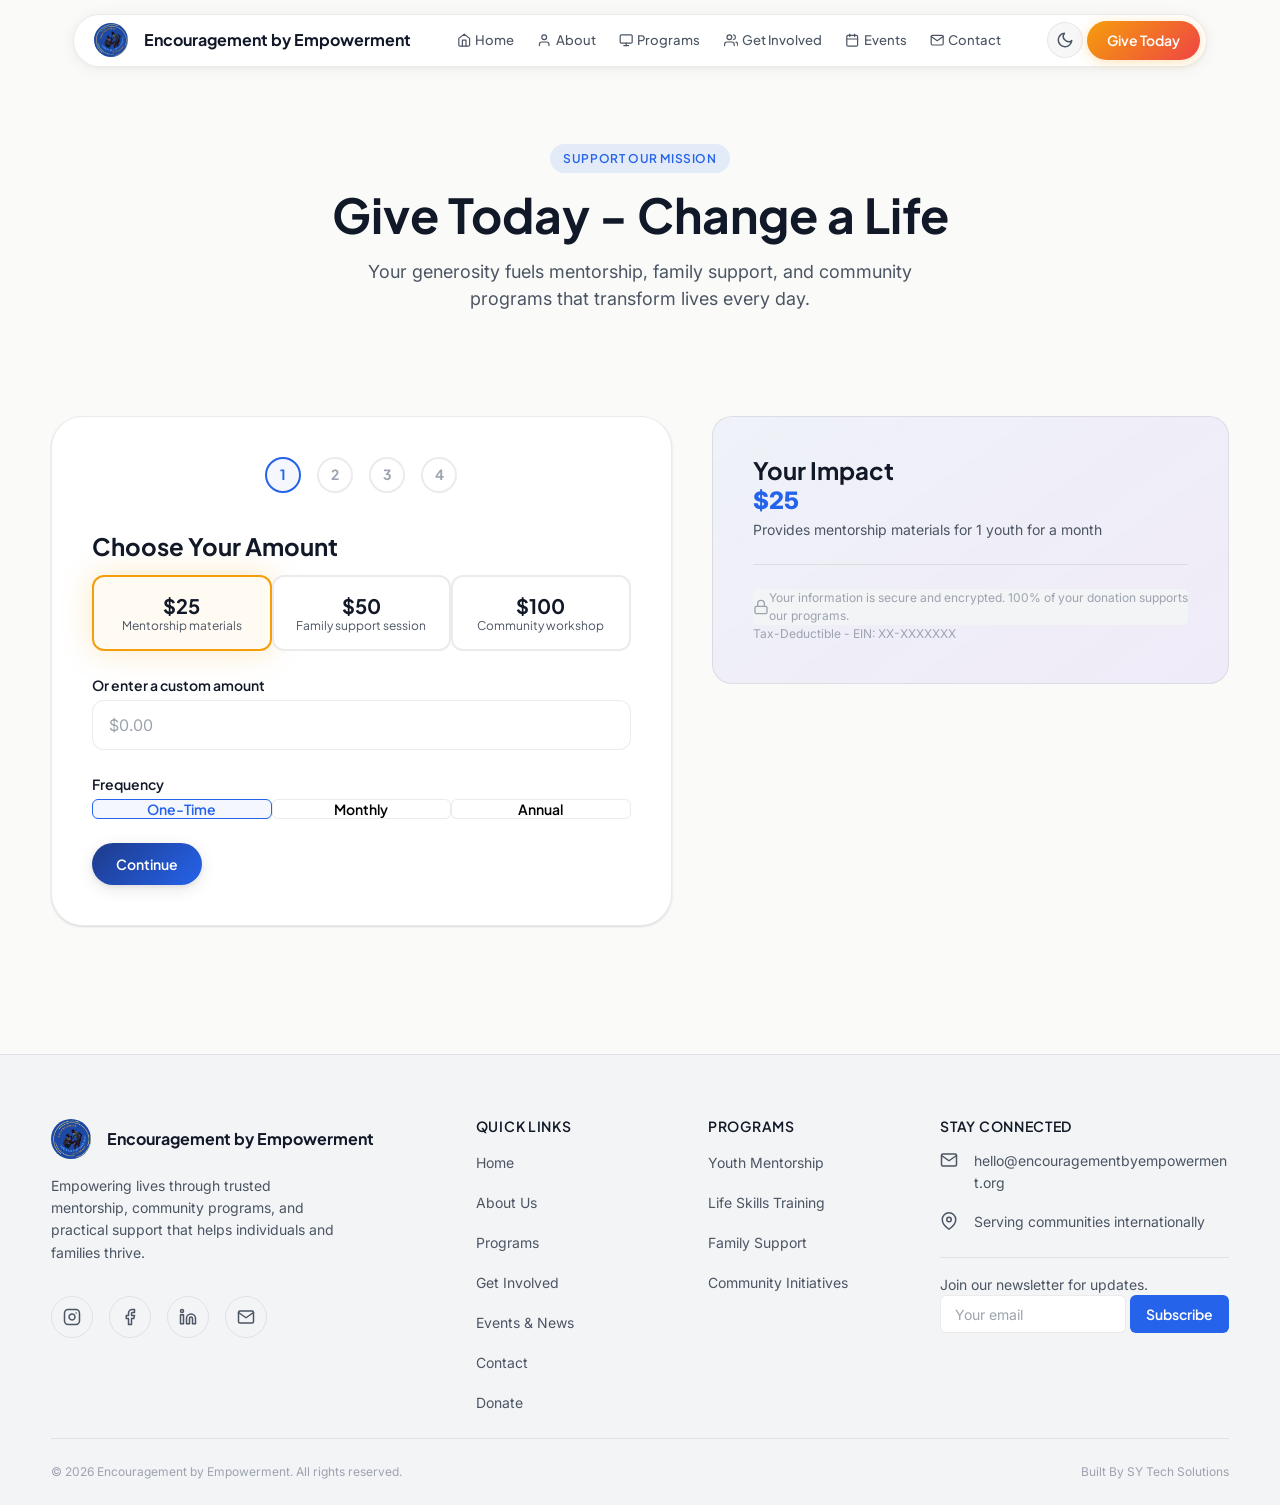
<file: donate.html>
<!DOCTYPE html>
<html lang="en" data-theme="light">
<head>
  <meta charset="UTF-8">
  <meta name="viewport" content="width=device-width, initial-scale=1.0">
  <meta name="description" content="Support Encouragement by Empowerment with a secure donation. Your gift transforms lives through mentorship, family support, and community programs.">
  <meta property="og:title" content="Donate | Encouragement by Empowerment">
  <meta property="og:description" content="Give today - change a life. Your donation directly supports our mission.">
  <title>Donate | Encouragement by Empowerment</title>
  <link rel="canonical" href="https://sinejhon.github.io/Encouragementbyempowerment/donate">
  <link rel="preconnect" href="https://fonts.googleapis.com">
  <link rel="preconnect" href="https://fonts.gstatic.com" crossorigin>
  <link href="https://fonts.googleapis.com/css2?family=Inter:wght@400;500;600;700;800&family=Plus+Jakarta+Sans:wght@500;600;700;800&family=Playfair+Display:ital,wght@0,400;0,600;0,700;1,400&display=swap" rel="stylesheet">
  <link rel="stylesheet" href="assets/css/tokens.css">
  <link rel="stylesheet" href="assets/css/base.css">
  <link rel="stylesheet" href="assets/css/components.css">
  <link rel="stylesheet" href="assets/css/layout.css">
  <link rel="stylesheet" href="assets/css/animations.css">
  <link rel="stylesheet" href="assets/css/phone-input.css">
  <style>
    .donate-layout { display: grid; grid-template-columns: 1.2fr 1fr; gap: var(--space-xl); align-items: start; }
    .step-indicator { display: flex; justify-content: center; gap: var(--space-md); margin-bottom: var(--space-xl); }
    .step-dot { width: 36px; height: 36px; border-radius: 50%; border: 2px solid var(--border); display: flex; align-items: center; justify-content: center; font-family: var(--font-display); font-weight: 700; font-size: var(--text-sm); color: var(--text-muted); background: var(--bg-surface); transition: all 0.2s ease; }
    .step-dot.active { border-color: var(--color-primary); color: var(--color-primary); background: rgba(37,99,235,0.05); }
    .step-dot.done { border-color: #10B981; color: white; background: #10B981; }
    .donate-panel { padding: var(--space-xl); border: 1px solid var(--border); border-radius: var(--radius-xl); background: var(--bg-surface); box-shadow: var(--shadow-sm); }
    .donate-sidebar { padding: var(--space-xl); border-radius: var(--radius-lg); background: var(--gradient-card); border: 1px solid var(--border); position: sticky; top: 100px; }
    .donate-sidebar h3 { margin-bottom: var(--space-sm); }
    .donate-sidebar .impact-preview { font-size: var(--text-sm); color: var(--text-secondary); }
    .tier-select { display: grid; grid-template-columns: repeat(3, 1fr); gap: var(--space-sm); margin-bottom: var(--space-lg); }
    .tier-btn { padding: var(--space-md); border: 2px solid var(--border); border-radius: var(--radius-md); text-align: center; cursor: pointer; font-family: var(--font-display); font-weight: 700; font-size: var(--text-xl); color: var(--text-primary); background: var(--bg-surface); transition: all 0.2s ease; }
    .tier-btn:hover, .tier-btn.active { border-color: var(--color-accent); box-shadow: var(--shadow-glow-accent); }
    .tier-btn.active { background: rgba(245,158,11,0.05); }
    .tier-btn small { display: block; font-size: var(--text-xs); font-weight: 400; color: var(--text-secondary); }
    .frequency-group { display: flex; gap: var(--space-sm); margin-bottom: var(--space-lg); }
    .freq-btn { flex: 1; padding: var(--space-sm); border: 1px solid var(--border); border-radius: var(--radius-sm); text-align: center; cursor: pointer; font-family: var(--font-display); font-size: var(--text-sm); font-weight: 600; transition: all 0.2s ease; background: var(--bg-surface); }
    .freq-btn.active { border-color: var(--color-primary); color: var(--color-primary); background: rgba(37,99,235,0.05); }
    .payment-methods { display: grid; grid-template-columns: repeat(2, 1fr); gap: var(--space-sm); margin-bottom: var(--space-lg); }
    .payment-method { min-height: 74px; border: 1.5px solid var(--border); border-radius: var(--radius-md); background: var(--bg-surface); color: var(--text-primary); cursor: pointer; font-family: var(--font-display); font-weight: 800; display: flex; flex-direction: column; align-items: center; justify-content: center; gap: 0.25rem; transition: all 0.2s ease; }
    .payment-method span { font-family: var(--font-body); font-size: var(--text-xs); color: var(--text-secondary); font-weight: 600; }
    .payment-method.active, .payment-method:hover { border-color: var(--color-primary); box-shadow: var(--shadow-glow); transform: translateY(-1px); }
    .payment-method-logo { width: 48px; height: 48px; object-fit: contain; }
    .payment-method-logo-sm { width: 36px; height: 36px; object-fit: contain; }
    .card-preview { padding: var(--space-lg); border-radius: var(--radius-lg); color: white; background: linear-gradient(135deg, #111827, #2563EB); box-shadow: var(--shadow-md); margin-bottom: var(--space-lg); }
    .card-preview-top { display: flex; justify-content: space-between; gap: var(--space-md); margin-bottom: var(--space-xl); font-family: var(--font-display); font-weight: 800; }
    .card-preview-number { font-family: var(--font-mono); letter-spacing: 0.08em; margin-bottom: var(--space-md); }
    .card-preview-bottom { display: flex; justify-content: space-between; gap: var(--space-md); font-size: var(--text-xs); text-transform: uppercase; color: rgba(255,255,255,0.76); }
    .card-brand-row { display: flex; align-items: center; justify-content: flex-end; gap: 0.5rem; margin-bottom: var(--space-lg); min-height: 32px; }
    .card-brand-badge { display: inline-flex; align-items: center; gap: 0.35rem; padding: 0.25rem 0.7rem; border-radius: var(--radius-sm); font-family: var(--font-display); font-size: var(--text-xs); font-weight: 700; border: 1px solid var(--border); opacity: 0.5; transition: opacity 0.2s ease, transform 0.2s ease; }
    .card-brand-badge.active { opacity: 1; transform: translateY(-1px); }
    .card-brand-badge.visa-badge { color: #1a1f71; background: rgba(26,31,113,0.06); border-color: rgba(26,31,113,0.2); }
    .card-brand-badge.visa-badge.active { border-color: #1a1f71; box-shadow: 0 4px 12px rgba(26,31,113,0.14); }
    .card-brand-badge.mastercard-badge { color: #eb001b; background: rgba(235,0,27,0.06); border-color: rgba(235,0,27,0.2); }
    .card-brand-badge.mastercard-badge.active { border-color: #eb001b; box-shadow: 0 4px 12px rgba(235,0,27,0.14); }
    .card-brand-badge.amex-badge { color: #2e77bb; background: rgba(46,119,187,0.06); border-color: rgba(46,119,187,0.2); }
    .card-brand-badge.amex-badge.active { border-color: #2e77bb; box-shadow: 0 4px 12px rgba(46,119,187,0.14); }
    .card-brand-badge.discover-badge { color: #ff6000; background: rgba(255,96,0,0.06); border-color: rgba(255,96,0,0.2); }
    .card-brand-badge.discover-badge.active { border-color: #ff6000; box-shadow: 0 4px 12px rgba(255,96,0,0.14); }
    .card-brand-badge .mc-dots { display: inline-flex; align-items: center; }
    .card-brand-badge .mc-dot { width: 8px; height: 8px; border-radius: 50%; }
    .card-brand-badge .mc-dot.mc-left { background: #eb001b; }
    .card-brand-badge .mc-dot.mc-right { background: #f79e1b; margin-left: -2px; }
    .review-list { display: grid; gap: var(--space-sm); margin-bottom: var(--space-lg); }
    .review-row { display: flex; justify-content: space-between; gap: var(--space-md); padding: var(--space-sm) 0; border-bottom: 1px solid var(--border); }
    .secure-note { display: flex; align-items: center; gap: var(--space-sm); font-size: var(--text-xs); color: var(--text-muted); margin-top: var(--space-lg); padding: var(--space-sm); border-radius: var(--radius-sm); background: var(--bg-elevated); }
    .secure-note svg { width: 16px; height: 16px; flex-shrink: 0; }
    .donation-success { display: none; padding: var(--space-lg); margin-top: var(--space-lg); border-radius: var(--radius-md); border: 1px solid rgba(16,185,129,0.28); background: rgba(16,185,129,0.1); color: #059669; font-weight: 700; text-align: center; }
    .donation-success svg { width: 40px; height: 40px; margin: 0 auto var(--space-sm); display: block; stroke: #10B981; fill: none; stroke-width: 2; stroke-linecap: round; stroke-linejoin: round; }
    .success-checkmark { width: 48px; height: 48px; margin: 0 auto var(--space-sm); display: block; stroke: #10B981; fill: none; stroke-width: 2.5; stroke-linecap: round; stroke-linejoin: round; }
    @media (max-width: 1024px) { .donate-layout { grid-template-columns: 1fr; } .donate-sidebar { position: static; } }
    @media (max-width: 720px) { .payment-methods { grid-template-columns: 1fr; } .tier-select { grid-template-columns: 1fr; } }
  </style>
</head>
<body>
  <a class="skip-link" href="#main-content">Skip to content</a>
  <div id="loading-bar" class="loading-bar"></div>
  <button id="back-to-top" class="back-to-top" aria-label="Back to top"><svg viewBox="0 0 24 24" fill="none" stroke="currentColor" stroke-width="2"><path d="M18 15l-6-6-6 6"/></svg></button>
  <header class="site-header" role="banner">
    <div class="container nav-wrap">
      <a href="index.html" class="nav-brand"><img src="logo.jpeg" alt="" width="36" height="36"><span>Encouragement by Empowerment</span></a>
      <nav aria-label="Primary navigation">
        <ul id="nav-links" class="nav-links">
          <li class="nav-sidebar-header">
            <a href="index.html" class="nav-sidebar-brand">
              <img src="logo.jpeg" alt="" width="36" height="36">
              <span>Encouragement by Empowerment</span>
            </a>
            <button id="nav-sidebar-close" class="nav-sidebar-close" aria-label="Close navigation menu">&times;</button>
          </li>
          <li><a href="index.html"><svg class="nav-icon" viewBox="0 0 24 24" aria-hidden="true"><path d="M3 9l9-7 9 7v11a2 2 0 01-2 2H5a2 2 0 01-2-2z"/><polyline points="9 22 9 12 15 12 15 22"/></svg>Home</a></li>
          <li><a href="about.html"><svg class="nav-icon" viewBox="0 0 24 24" aria-hidden="true"><path d="M20 21v-2a4 4 0 00-4-4H8a4 4 0 00-4 4v2"/><circle cx="12" cy="7" r="4"/></svg>About</a></li>
          <li><a href="programs.html"><svg class="nav-icon" viewBox="0 0 24 24" aria-hidden="true"><rect x="2" y="3" width="20" height="14" rx="2"/><line x1="8" y1="21" x2="16" y2="21"/><line x1="12" y1="17" x2="12" y2="21"/></svg>Programs</a></li>
          <li><a href="involved.html"><svg class="nav-icon" viewBox="0 0 24 24" aria-hidden="true"><path d="M17 21v-2a4 4 0 00-4-4H5a4 4 0 00-4 4v2"/><circle cx="9" cy="7" r="4"/><path d="M23 21v-2a4 4 0 00-3-3.87"/><path d="M16 3.13a4 4 0 010 7.75"/></svg>Get Involved</a></li>
          <li><a href="events.html"><svg class="nav-icon" viewBox="0 0 24 24" aria-hidden="true"><rect x="3" y="4" width="18" height="18" rx="2"/><line x1="16" y1="2" x2="16" y2="6"/><line x1="8" y1="2" x2="8" y2="6"/><line x1="3" y1="10" x2="21" y2="10"/></svg>Events</a></li>
          <li><a href="contact.html"><svg class="nav-icon" viewBox="0 0 24 24" aria-hidden="true"><path d="M4 4h16c1.1 0 2 .9 2 2v12c0 1.1-.9 2-2 2H4c-1.1 0-2-.9-2-2V6c0-1.1.9-2 2-2z"/><polyline points="22,6 12,13 2,6"/></svg>Contact</a></li>
        </ul>
      </nav>
      <div class="nav-actions">
        <button id="theme-toggle" class="theme-toggle" aria-label="Switch to dark mode"><svg class="moon-icon" viewBox="0 0 24 24" fill="none" stroke="currentColor" stroke-width="2"><path d="M21 12.79A9 9 0 1111.21 3 7 7 0 0021 12.79z"/></svg><svg class="sun-icon" viewBox="0 0 24 24" fill="none" stroke="currentColor" stroke-width="2"><circle cx="12" cy="12" r="5"/></svg></button>
        <a href="donate.html" class="btn btn-accent btn-donate-glow">Give Today</a>
        <button id="nav-toggle" class="nav-toggle" aria-expanded="false" aria-label="Toggle navigation menu"><span></span><span></span><span></span></button>
      </div>
    </div>
  </header>
  <div id="nav-backdrop" class="nav-backdrop"></div>

  <main id="main-content">
    <section class="page-hero fade-up">
      <div class="container">
        <span class="eyebrow">Support Our Mission</span>
        <h1>Give Today - Change a Life</h1>
        <p>Your generosity fuels mentorship, family support, and community programs that transform lives every day.</p>
      </div>
    </section>
    <section class="section">
      <div class="container">
        <div class="donate-layout fade-up">
          <div class="donate-panel">
            <div class="step-indicator">
              <div class="step-dot active" id="step-1">1</div>
              <div class="step-dot" id="step-2">2</div>
              <div class="step-dot" id="step-3">3</div>
              <div class="step-dot" id="step-4">4</div>
            </div>
            <form data-form="donate" data-local-handler id="donate-form">
              <div id="step-1-content" data-step-content>
                <h3 style="margin-bottom: var(--space-md);">Choose Your Amount</h3>
                <div class="tier-select">
                  <button type="button" class="tier-btn active" onclick="selectAmount(25, this)">$25<small>Mentorship materials</small></button>
                  <button type="button" class="tier-btn" onclick="selectAmount(50, this)">$50<small>Family support session</small></button>
                  <button type="button" class="tier-btn" onclick="selectAmount(100, this)">$100<small>Community workshop</small></button>
                </div>
                <div class="form-group"><label class="form-label" for="custom-amount">Or enter a custom amount</label><input id="custom-amount" class="form-input" type="number" min="1" step="1" placeholder="$0.00"></div>
                <div class="form-group"><label class="form-label">Frequency</label>
                  <div class="frequency-group">
                    <button type="button" class="freq-btn active" onclick="selectFrequency('One-Time', this)">One-Time</button>
                    <button type="button" class="freq-btn" onclick="selectFrequency('Monthly', this)">Monthly</button>
                    <button type="button" class="freq-btn" onclick="selectFrequency('Annual', this)">Annual</button>
                  </div>
                </div>
                <button type="button" class="btn btn-primary" onclick="nextStep(2)">Continue</button>
              </div>
              <div id="step-2-content" data-step-content style="display: none;">
                <h3 style="margin-bottom: var(--space-md);">Your Information</h3>
                <div class="form-group"><label class="form-label" for="donor-name">Full Name</label><input id="donor-name" class="form-input" type="text" required minlength="2" placeholder="Your name"></div>
                <div class="form-group"><label class="form-label" for="donor-email">Email</label><input id="donor-email" class="form-input" type="email" required placeholder="your@email.com"></div>
                <div class="form-group"><label class="form-label" for="donor-phone">Phone</label><div class="pi-group" data-phone-input data-name="donor-country" data-default="KE"></div></div>
                <div style="display: flex; gap: var(--space-sm);"><button type="button" class="btn btn-ghost" onclick="prevStep(1)">Back</button><button type="button" class="btn btn-primary" onclick="nextStep(3)" style="flex:1;">Continue</button></div>
              </div>
              <div id="step-3-content" data-step-content style="display: none;">
                <h3 style="margin-bottom: var(--space-md);">Payment Details</h3>
                <div class="payment-methods" aria-label="Payment methods">
                  <button type="button" class="payment-method" onclick="selectPayment('paypal', this)">
                    <svg class="payment-method-logo" shape-rendering="geometricPrecision" text-rendering="geometricPrecision" image-rendering="optimizeQuality" fill-rule="evenodd" clip-rule="evenodd" viewBox="0 0 1000 597.02"><g fill-rule="nonzero"><path fill="gray" d="M94.1 0h811.8c25.89 0 49.42 10.58 66.47 27.63C989.41 44.68 1000 68.21 1000 94.1v408.82c0 25.89-10.59 49.42-27.64 66.47-17.04 17.04-40.57 27.63-66.46 27.63H94.1c-25.89 0-49.42-10.58-66.47-27.63C10.59 552.34 0 528.81 0 502.92V94.1c0-25.89 10.58-49.42 27.63-66.47C44.68 10.58 68.21 0 94.1 0zm811.8 32.43H94.1c-16.94 0-32.36 6.95-43.54 18.13S32.43 77.16 32.43 94.1v408.82c0 16.94 6.95 32.35 18.13 43.54 11.19 11.18 26.6 18.13 43.54 18.13h811.8c16.93 0 32.35-6.95 43.53-18.13 11.19-11.19 18.14-26.6 18.14-43.54V94.1c0-16.94-6.95-32.35-18.13-43.54-11.19-11.18-26.6-18.13-43.54-18.13z"/><path fill="#001C64" d="M624.1 285.97c-7.23 41.2-40.84 72.34-84.95 72.34h-28c-5.71 0-11.46 5.29-12.37 11.13l-12.26 77.84c-.71 4.43-2.79 5.9-7.28 5.9H434.2c-4.55 0-5.63-1.52-4.95-6.02l5.17-53.82-54.06-2.79c-4.55 0-6.19-2.48-5.55-7.02l36.89-233.89c.71-4.43 3.47-6.33 7.94-6.33h93.55c45.04 0 73.52 30.31 77.01 69.62 26.79 18.1 39.32 42.18 33.9 73.04z"/><path fill="#0070E0" d="M448.13 306.19l-13.7 87.16-8.67 54.68c-.05.36-.08.74-.08 1.12 0 4.08 3.3 7.4 7.39 7.42l47.56.01a9.142 9.142 0 009.01-7.71l12.52-79.44c.7-4.43 4.51-7.69 9-7.7l27.99.01c44.09-.06 81.57-32.21 88.33-75.76 4.85-30.94-10.72-59.1-37.36-73.02a70.51 70.51 0 01-.86 9.83c-6.79 43.53-44.27 75.67-88.32 75.72h-43.82c-4.48 0-8.29 3.26-8.99 7.68z"/><path fill="#003087" d="M434.42 393.35h-55.39c-4.09-.02-7.39-3.35-7.39-7.44 0-.38.03-.75.08-1.12l37.32-236.65c.7-4.43 4.52-7.7 9-7.7h95.1c45.04 0 77.78 32.77 77.01 72.47a83.299 83.299 0 00-38.1-9.24h-79.97c-4.49 0-8.31 3.26-9.01 7.69l-14.94 94.83-13.7 87.16h-.01z"/></g></svg>
                    <span>PayPal</span>
                  </button>
                  <button type="button" class="payment-method" onclick="selectPayment('stripe', this)">
                    <svg class="payment-method-logo" shape-rendering="geometricPrecision" text-rendering="geometricPrecision" image-rendering="optimizeQuality" fill-rule="evenodd" clip-rule="evenodd" viewBox="0 0 1000 597.02"><path fill="gray" fill-rule="nonzero" d="M94.1 0h811.8c25.89 0 49.42 10.58 66.47 27.63C989.42 44.68 1000 68.21 1000 94.1v408.82c0 25.89-10.59 49.42-27.63 66.47-17.05 17.05-40.58 27.63-66.47 27.63H94.1c-25.89 0-49.42-10.58-66.47-27.63C10.59 552.34 0 528.82 0 502.92V94.1c0-25.89 10.58-49.42 27.63-66.47C44.68 10.58 68.21 0 94.1 0zm811.8 32.43H94.1c-16.94 0-32.36 6.95-43.54 18.13S32.43 77.16 32.43 94.1v408.82c0 16.94 6.95 32.35 18.13 43.54 11.19 11.18 26.6 18.13 43.54 18.13h811.8c16.94 0 32.35-6.95 43.54-18.13 11.18-11.19 18.13-26.6 18.13-43.54V94.1c0-16.94-6.95-32.35-18.13-43.54-11.19-11.18-26.6-18.13-43.54-18.13z"/><path fill="#635BFF" d="M811.73 302.84c0-44.33-21.48-79.32-62.52-79.32-41.22 0-66.16 34.99-66.16 78.97 0 52.13 29.45 78.45 71.7 78.45 20.61 0 36.2-4.67 47.98-11.25v-34.64c-11.78 5.89-25.29 9.53-42.43 9.53-16.8 0-31.7-5.89-33.6-26.33h84.69c0-2.25.34-11.25.34-15.41zm-85.55-16.45c0-19.57 11.95-27.71 22.86-27.71 10.56 0 21.82 8.14 21.82 27.71h-44.68zm-109.97-62.87c-16.98 0-27.89 7.97-33.95 13.51l-2.25-10.74h-38.1v201.93l43.29-9.18.18-49.01c6.23 4.51 15.41 10.91 30.65 10.91 31 0 59.23-24.94 59.23-79.83-.17-50.22-28.75-77.59-59.05-77.59zm-10.39 119.32c-10.22 0-16.28-3.63-20.44-8.14l-.18-64.24c4.51-5.03 10.74-8.49 20.62-8.49 15.75 0 26.66 17.66 26.66 40.35 0 23.21-10.73 40.52-26.66 40.52zM482.34 213.31l43.47-9.35V168.8l-43.47 9.18v35.33zm0 13.16h43.47V378h-43.47V226.47zm-46.59 12.81l-2.77-12.81h-37.41V378h43.3V275.3c10.21-13.33 27.53-10.91 32.9-9v-39.83c-5.54-2.08-25.81-5.89-36.02 12.81zm-86.59-50.39l-42.26 9.01-.17 138.71c0 25.63 19.22 44.51 44.85 44.51 14.2 0 24.59-2.6 30.31-5.72v-35.15c-5.54 2.25-32.91 10.21-32.91-15.42v-61.47h32.91v-36.89h-32.91l.18-37.58zm-117.08 81.57c0-6.76 5.55-9.35 14.73-9.35 13.16 0 29.78 3.98 42.95 11.08v-40.7c-14.38-5.71-28.58-7.97-42.95-7.97-35.16 0-58.54 18.36-58.54 49.01 0 47.8 65.81 40.18 65.81 60.79 0 7.97-6.93 10.56-16.63 10.56-14.37 0-32.73-5.88-47.27-13.85v41.21c16.1 6.93 32.38 9.88 47.27 9.88 36.03 0 60.79-17.84 60.79-48.84-.17-51.61-66.16-42.43-66.16-61.82z"/></svg>
                    <span>Stripe</span>
                  </button>
                </div>
                <div class="card-preview" aria-hidden="true">
                  <div class="card-preview-top"><span id="card-brand">Card</span><span>Secure</span></div>
                  <div class="card-preview-number" id="card-preview-number">0000 0000 0000 0000</div>
                  <div class="card-preview-bottom"><span id="card-preview-name">Your Name</span><span id="card-preview-expiry">MM/YY</span></div>
                </div>
                <div class="form-group"><label class="form-label" for="card-name">Name on Card</label><input id="card-name" class="form-input" type="text" required minlength="2" placeholder="Name on card"></div>
                <div class="form-group"><label class="form-label" for="card-number">Card Number</label><input id="card-number" class="form-input" type="text" inputmode="numeric" required pattern="[0-9\s]{13,19}" placeholder="0000 0000 0000 0000" maxlength="19"></div>
                <div class="card-brand-row" id="card-brand-row">
                  <span class="card-brand-label" style="font-size:var(--text-xs);color:var(--text-muted);font-weight:600;">Detected:</span>
                  <span class="card-brand-badge visa-badge" id="card-badge-visa" data-card-badge="visa">VISA</span>
                  <span class="card-brand-badge mastercard-badge" id="card-badge-mastercard" data-card-badge="mastercard">
                    <span class="mc-dots"><span class="mc-dot mc-left"></span><span class="mc-dot mc-right"></span></span>
                    MC
                  </span>
                  <span class="card-brand-badge amex-badge" id="card-badge-amex" data-card-badge="amex">AMEX</span>
                  <span class="card-brand-badge discover-badge" id="card-badge-discover" data-card-badge="discover">DISCOVER</span>
                </div>
                <div style="display: grid; grid-template-columns: 1fr 1fr; gap: var(--space-sm);">
                  <div class="form-group"><label class="form-label" for="card-expiry">Expiry</label><input id="card-expiry" class="form-input" type="text" required pattern="(0[1-9]|1[0-2])\/[0-9]{2}" placeholder="MM/YY" maxlength="5"></div>
                  <div class="form-group"><label class="form-label" for="card-cvc">CVC</label><input id="card-cvc" class="form-input" type="text" inputmode="numeric" required pattern="[0-9]{3,4}" placeholder="123" maxlength="4"></div>
                </div>
                <div style="display: flex; gap: var(--space-sm);"><button type="button" class="btn btn-ghost" onclick="prevStep(2)">Back</button><button type="button" class="btn btn-accent" onclick="nextStep(4)" style="flex:1;">Review Donation</button></div>
              </div>
              <div id="step-4-content" data-step-content style="display: none;">
                <h3 style="margin-bottom: var(--space-md);">Review Your Gift</h3>
                <div class="review-list">
                  <div class="review-row"><strong>Amount</strong><span id="review-amount">$25</span></div>
                  <div class="review-row"><strong>Frequency</strong><span id="review-freq">One-Time</span></div>
                  <div class="review-row"><strong>Donor</strong><span id="review-name">Your Name</span></div>
                  <div class="review-row"><strong>Payment</strong><span id="review-payment">Card</span></div>
                </div>
                <button type="submit" class="btn btn-accent btn-lg btn-donate-glow" style="width: 100%;">Complete Donation</button>
                <button type="button" class="btn btn-ghost" onclick="prevStep(3)" style="width: 100%; margin-top: var(--space-sm);">Edit Details</button>
                <div class="donation-success" id="donation-success">
                  <svg class="success-checkmark" viewBox="0 0 24 24"><path d="M22 11.08V12a10 10 0 11-5.93-9.14"/><polyline points="22 4 12 14.01 9 11.01"/></svg>
                  Thank you. This donation completion is a demo notification; payment processing is not connected yet.
                </div>
              </div>
            </form>
          </div>
          <div class="donate-sidebar">
            <h3>Your Impact</h3>
            <div class="impact-preview">
              <p style="font-size: var(--text-2xl); font-weight: 800; color: var(--color-primary); margin-bottom: var(--space-sm);" id="impact-amount-display">$25</p>
              <p id="impact-description">Provides mentorship materials for 1 youth for a month</p>
            </div>
            <hr style="border: none; border-top: 1px solid var(--border); margin: var(--space-lg) 0;">
            <div class="secure-note"><svg viewBox="0 0 24 24" fill="none" stroke="currentColor" stroke-width="2"><rect x="3" y="11" width="18" height="11" rx="2" ry="2"></rect><path d="M7 11V7a5 5 0 0110 0v4"></path></svg><span>Your information is secure and encrypted. 100% of your donation supports our programs.</span></div>
            <p style="font-size: var(--text-xs); color: var(--text-muted); margin-top: var(--space-sm);">Tax-Deductible - EIN: XX-XXXXXXX</p>
          </div>
        </div>
      </div>
    </section>
  </main>

  <div class="social-popup-overlay" id="social-popup-overlay">
    <div class="social-popup">
      <button class="social-popup-close" id="social-popup-close" aria-label="Close popup">&times;</button>
      <div class="social-popup-icon" id="social-popup-icon">🔗</div>
      <h3 id="social-popup-title">Coming Soon</h3>
      <p id="social-popup-desc">This social media link is not set up yet. This is a demo project — the link will be available in the full version.</p>
      <button class="btn btn-primary" id="social-popup-btn">Got It</button>
    </div>
  </div>

  <footer class="site-footer" role="contentinfo">
    <div class="container">
      <div class="footer-grid">
        <div class="footer-brand-section">
          <a href="index.html" class="footer-brand"><img src="logo.jpeg" alt="" width="40" height="40">Encouragement by Empowerment</a>
          <p class="footer-tagline">Empowering lives through trusted mentorship, community programs, and practical support that helps individuals and families thrive.</p>
          <div class="footer-social">
            <a href="#" onclick="showSocialPopup('Instagram', '📸'); return false;" aria-label="Instagram">
              <svg viewBox="0 0 24 24" fill="none" stroke="currentColor" stroke-width="2" stroke-linecap="round" stroke-linejoin="round">
                <rect x="2" y="2" width="20" height="20" rx="5"></rect><path d="M16 11.37A4 4 0 1112.63 8 4 4 0 0116 11.37z"></path><line x1="17.5" y1="6.5" x2="17.51" y2="6.5"></line>
              </svg>
            </a>
            <a href="#" onclick="showSocialPopup('Facebook', '📘'); return false;" aria-label="Facebook">
              <svg viewBox="0 0 24 24" fill="none" stroke="currentColor" stroke-width="2" stroke-linecap="round" stroke-linejoin="round">
                <path d="M18 2h-3a5 5 0 00-5 5v3H7v4h3v8h4v-8h3l1-4h-4V7a1 1 0 011-1h3z"></path>
              </svg>
            </a>
            <a href="#" onclick="showSocialPopup('LinkedIn', '💼'); return false;" aria-label="LinkedIn">
              <svg viewBox="0 0 24 24" fill="none" stroke="currentColor" stroke-width="2" stroke-linecap="round" stroke-linejoin="round">
                <path d="M16 8a6 6 0 016 6v7h-4v-7a2 2 0 00-2-2 2 2 0 00-2 2v7h-4v-7a6 6 0 016-6z"></path><rect x="2" y="9" width="4" height="12"></rect><circle cx="4" cy="4" r="2"></circle>
              </svg>
            </a>
            <a href="mailto:hello@encouragementbyempowerment.org" aria-label="Send email">
              <svg viewBox="0 0 24 24" fill="none" stroke="currentColor" stroke-width="2" stroke-linecap="round" stroke-linejoin="round">
                <path d="M4 4h16c1.1 0 2 .9 2 2v12c0 1.1-.9 2-2 2H4c-1.1 0-2-.9-2-2V6c0-1.1.9-2 2-2z"></path><polyline points="22,6 12,13 2,6"></polyline>
              </svg>
            </a>
          </div>
        </div>
        <div><h4 class="footer-heading">Quick Links</h4><ul class="footer-links"><li><a href="index.html">Home</a></li><li><a href="about.html">About Us</a></li><li><a href="programs.html">Programs</a></li><li><a href="involved.html">Get Involved</a></li><li><a href="events.html">Events & News</a></li><li><a href="contact.html">Contact</a></li><li><a href="donate.html">Donate</a></li></ul></div>
        <div><h4 class="footer-heading">Programs</h4><ul class="footer-links"><li><a href="programs.html">Youth Mentorship</a></li><li><a href="programs.html">Life Skills Training</a></li><li><a href="programs.html">Family Support</a></li><li><a href="programs.html">Community Initiatives</a></li></ul></div>
        <div><h4 class="footer-heading">Stay Connected</h4><ul class="footer-contact"><li><svg viewBox="0 0 24 24" fill="none" stroke="currentColor" stroke-width="2"><path d="M4 4h16c1.1 0 2 .9 2 2v12c0 1.1-.9 2-2 2H4c-1.1 0-2-.9-2-2V6c0-1.1.9-2 2-2z"/><polyline points="22,6 12,13 2,6"/></svg><span>hello@encouragementbyempowerment.org</span></li><li><svg viewBox="0 0 24 24" fill="none" stroke="currentColor" stroke-width="2"><path d="M21 10c0 7-9 13-9 13s-9-6-9-13a9 9 0 0118 0z"/><circle cx="12" cy="10" r="3"/></svg><span>Serving communities internationally</span></li></ul>
          <div class="footer-newsletter"><div id="footer-newsletter-wrapper"><p style="font-size:var(--text-sm);color:var(--text-secondary);margin-bottom:var(--space-sm);">Join our newsletter for updates.</p><form id="footer-newsletter-form"><input type="email" id="footer-newsletter-email" class="form-input" placeholder="Your email" required aria-label="Email for newsletter"><button type="submit">Subscribe</button></form><p id="footer-newsletter-error" style="font-size:var(--text-xs);color:#EF4444;margin-top:var(--space-xs);display:none;">Please enter a valid email address.</p></div><div id="footer-newsletter-success" style="display:none;padding:var(--space-sm) 0;font-size:var(--text-sm);color:#10B981;font-weight:600;">Thank you. You've been subscribed.</div></div>
        </div>
      </div>
      <div class="footer-bottom"><span>&copy; 2026 Encouragement by Empowerment. All rights reserved.</span><div class="footer-bottom-links"><span>Built By <a href="https://sytechsolutions.tech" target="_blank" rel="noopener noreferrer">SY Tech Solutions</a></span></div></div>
    </div>
  </footer>

  <script>
    let currentStep = 1;
    let selectedAmount = 25;
    let selectedFreq = 'One-Time';
    let selectedPayment = 'Card';

    function showDemoPopup(title, message, icon) {
      if (icon) {
        document.getElementById('social-popup-icon').innerHTML = icon;
      } else {
        document.getElementById('social-popup-icon').textContent = '🔗';
      }
      document.getElementById('social-popup-title').textContent = title;
      document.getElementById('social-popup-desc').textContent = message;
      document.getElementById('social-popup-overlay').classList.add('visible');
    }

    window.showSocialPopup = function(name, icon) {
      document.getElementById('social-popup-title').textContent = name + ' — Coming Soon';
      document.getElementById('social-popup-icon').innerHTML = icon;
      document.getElementById('social-popup-desc').textContent = 'This ' + name + ' link is not set up yet. This is a demo project — the link will be available in the full version.';
      document.getElementById('social-popup-overlay').classList.add('visible');
    };

    function closeDemoPopup() {
      document.getElementById('social-popup-overlay').classList.remove('visible');
    }

    function selectAmount(amount, el) {
      selectedAmount = amount;
      document.querySelectorAll('.tier-btn').forEach(b => b.classList.remove('active'));
      el.classList.add('active');
      document.getElementById('custom-amount').value = '';
      syncImpact(amount);
    }

    function syncImpact(amount) {
      document.getElementById('impact-amount-display').textContent = '$' + amount;
      const descs = {25:'Provides mentorship materials for 1 youth for a month',50:'Funds one family support session',100:'Sponsors a community workshop'};
      document.getElementById('impact-description').textContent = descs[amount] || 'Custom donation amount that supports our programs.';
    }

    function selectFrequency(freq, el) {
      selectedFreq = freq;
      document.querySelectorAll('.freq-btn').forEach(b => b.classList.remove('active'));
      el.classList.add('active');
    }

    function selectPayment(method, el) {
      document.querySelectorAll('.payment-method').forEach(b => b.classList.remove('active'));
      el.classList.add('active');
      if (method === 'paypal') {
        selectedPayment = 'PayPal';
        showDemoPopup(
          'Redirecting to PayPal',
          'PayPal payment is not set up yet. In the full version, you would be redirected to PayPal\'s secure site to complete your donation.',
          '<svg viewBox="0 0 24 24" fill="none" stroke="currentColor" stroke-width="2" stroke-linecap="round" stroke-linejoin="round" style="width:32px;height:32px;"><path d="M18 8h1a4 4 0 010 8h-1"/><path d="M2 8h16v9a4 4 0 01-4 4H6a4 4 0 01-4-4V8z"/><line x1="6" y1="1" x2="6" y2="4"/><line x1="10" y1="1" x2="10" y2="4"/><line x1="14" y1="1" x2="14" y2="4"/></svg>'
        );
        return;
      }
      if (method === 'stripe') {
        selectedPayment = 'Stripe';
        showDemoPopup(
          'Redirecting to Stripe',
          'Stripe payment is not set up yet. In the full version, you would be redirected to Stripe\'s secure checkout to complete your donation.',
          '<svg viewBox="0 0 24 24" fill="none" stroke="currentColor" stroke-width="2" stroke-linecap="round" stroke-linejoin="round" style="width:32px;height:32px;"><path d="M12 22s8-4 8-10V5l-8-3-8 3v7c0 6 8 10 8 10z"/></svg>'
        );
        return;
      }
      selectedPayment = 'Card';
      document.getElementById('card-brand').textContent = 'Card';
    }

    function validateVisibleStep() {
      const step = document.getElementById('step-' + currentStep + '-content');
      const fields = Array.from(step.querySelectorAll('input, select, textarea'));
      for (const field of fields) {
        if (!field.checkValidity()) {
          field.reportValidity();
          field.focus();
          return false;
        }
      }
      // Validate phone inputs in the current step using component .isValid()
      // Phone is optional — only validate if the user entered digits
      var phoneGroups = step.querySelectorAll('[data-phone-input]');
      for (var i = 0; i < phoneGroups.length; i++) {
        var pi = phoneGroups[i];
        if (pi._pi) {
          var phoneInput = pi.querySelector('.pi-phone-input');
          var digits = phoneInput ? phoneInput.value.replace(/\D/g, '') : '';
          if (digits.length > 0 && !pi._pi.isValid()) {
            if (phoneInput) {
              phoneInput.setCustomValidity('Please enter a valid phone number for the selected country.');
              phoneInput.reportValidity();
              phoneInput.focus();
            }
            return false;
          } else {
            if (phoneInput) phoneInput.setCustomValidity('');
          }
        }
      }
      if (currentStep === 1 && (!selectedAmount || selectedAmount < 1)) {
        document.getElementById('custom-amount').setCustomValidity('Choose or enter a donation amount.');
        document.getElementById('custom-amount').reportValidity();
        return false;
      }
      document.getElementById('custom-amount').setCustomValidity('');
      return true;
    }

    function nextStep(step) {
      if (!validateVisibleStep()) return;
      currentStep = step;
      document.querySelectorAll('[data-step-content]').forEach(s => s.style.display = 'none');
      document.getElementById('step-' + step + '-content').style.display = 'block';
      document.querySelectorAll('.step-dot').forEach((d, i) => {
        d.classList.toggle('active', i + 1 === step);
        d.classList.toggle('done', i + 1 < step);
      });
      document.getElementById('review-amount').textContent = '$' + selectedAmount;
      document.getElementById('review-freq').textContent = selectedFreq;
      document.getElementById('review-name').textContent = document.getElementById('donor-name').value || 'Your Name';
      document.getElementById('review-payment').textContent = selectedPayment;
    }

    function prevStep(step) {
      currentStep = step;
      document.querySelectorAll('[data-step-content]').forEach(s => s.style.display = 'none');
      document.getElementById('step-' + step + '-content').style.display = 'block';
      document.querySelectorAll('.step-dot').forEach((d, i) => {
        d.classList.toggle('active', i + 1 === step);
        d.classList.toggle('done', i + 1 < step);
      });
    }

    function detectAndShowCardBrand(digits) {
      // Reset all badges
      document.querySelectorAll('[data-card-badge]').forEach(b => b.classList.remove('active'));

      let brand = 'unknown';
      if (digits.startsWith('4')) {
        brand = 'visa';
      } else if (/^5[1-5]/.test(digits) || /^2(2[2-9]|[3-6]|7[01]|720)/.test(digits)) {
        brand = 'mastercard';
      } else if (/^3[47]/.test(digits)) {
        brand = 'amex';
      } else if (/^6(?:011|5[0-9]{2})/.test(digits)) {
        brand = 'discover';
      }

      if (brand !== 'unknown' && digits.length > 0) {
        const badge = document.getElementById('card-badge-' + brand);
        if (badge) badge.classList.add('active');
        document.getElementById('card-brand').textContent = brand === 'mastercard' ? 'MASTERCARD' : brand.toUpperCase();
        return brand;
      } else if (digits.length > 0) {
        document.getElementById('card-brand').textContent = 'Card';
        return 'other';
      } else {
        document.getElementById('card-brand').textContent = 'Card';
        return 'none';
      }
    }

    document.addEventListener('DOMContentLoaded', function() {
      const customAmount = document.getElementById('custom-amount');
      customAmount.addEventListener('input', function() {
        const val = parseInt(this.value, 10);
        if (val > 0) {
          selectedAmount = val;
          document.querySelectorAll('.tier-btn').forEach(b => b.classList.remove('active'));
          syncImpact(val);
          this.setCustomValidity('');
        }
      });

      const cardName = document.getElementById('card-name');
      const cardNumber = document.getElementById('card-number');
      const cardExpiry = document.getElementById('card-expiry');

      cardName.addEventListener('input', () => {
        document.getElementById('card-preview-name').textContent = cardName.value || 'Your Name';
      });
      cardExpiry.addEventListener('input', () => {
        cardExpiry.value = cardExpiry.value.replace(/[^\d/]/g, '').replace(/^(\d{2})(\d)/, '$1/$2').slice(0, 5);
        document.getElementById('card-preview-expiry').textContent = cardExpiry.value || 'MM/YY';
      });
      cardNumber.addEventListener('input', () => {
        let digits = cardNumber.value.replace(/\D/g, '').slice(0, 16);
        cardNumber.value = digits.replace(/(.{4})/g, '$1 ').trim();
        document.getElementById('card-preview-number').textContent = cardNumber.value || '0000 0000 0000 0000';
        selectedPayment = 'Card';
        detectAndShowCardBrand(digits);
      });

      document.getElementById('donate-form').addEventListener('submit', function(e) {
        e.preventDefault();
        if (!validateVisibleStep()) return;
        document.getElementById('donation-success').style.display = 'block';
        showDemoPopup(
          'Donation Complete',
          'Thank you for your generous donation! This is a demo notification — no payment has been processed. In the full version, you would receive a confirmation email.',
          '<svg viewBox="0 0 24 24" fill="none" stroke="#10B981" stroke-width="2.5" stroke-linecap="round" stroke-linejoin="round" style="width:40px;height:40px;"><path d="M22 11.08V12a10 10 0 11-5.93-9.14"/><polyline points="22 4 12 14.01 9 11.01"/></svg>'
        );
      });

      document.getElementById('social-popup-close').addEventListener('click', closeDemoPopup);
      document.getElementById('social-popup-btn').addEventListener('click', closeDemoPopup);
      document.getElementById('social-popup-overlay').addEventListener('click', function(e) { if (e.target === this) closeDemoPopup(); });
      document.addEventListener('keydown', function(e) { if (e.key === 'Escape') closeDemoPopup(); });

      // Footer Newsletter Validation
      const footerForm = document.getElementById('footer-newsletter-form');
      const footerEmail = document.getElementById('footer-newsletter-email');
      const footerError = document.getElementById('footer-newsletter-error');
      const footerWrapper = document.getElementById('footer-newsletter-wrapper');
      const footerSuccess = document.getElementById('footer-newsletter-success');
      if (footerForm) {
        footerForm.addEventListener('submit', function(e) {
          e.preventDefault();
          const email = footerEmail.value.trim();
          const emailRegex = /^[^\s@]+@[^\s@]+\.[^\s@]+$/;
          if (!email || !emailRegex.test(email)) { footerEmail.style.borderColor = '#EF4444'; footerError.style.display = 'block'; footerEmail.focus(); return; }
          footerEmail.style.borderColor = ''; footerError.style.display = 'none'; footerWrapper.style.display = 'none'; footerSuccess.style.display = 'block';
        });
      }
    });
  </script>
  <script src="assets/js/phone-input.js" defer></script>
  <script src="assets/js/theme.js" defer></script>
  <script src="assets/js/nav.js" defer></script>
  <script src="assets/js/animations.js" defer></script>
</body>
</html>
</file>
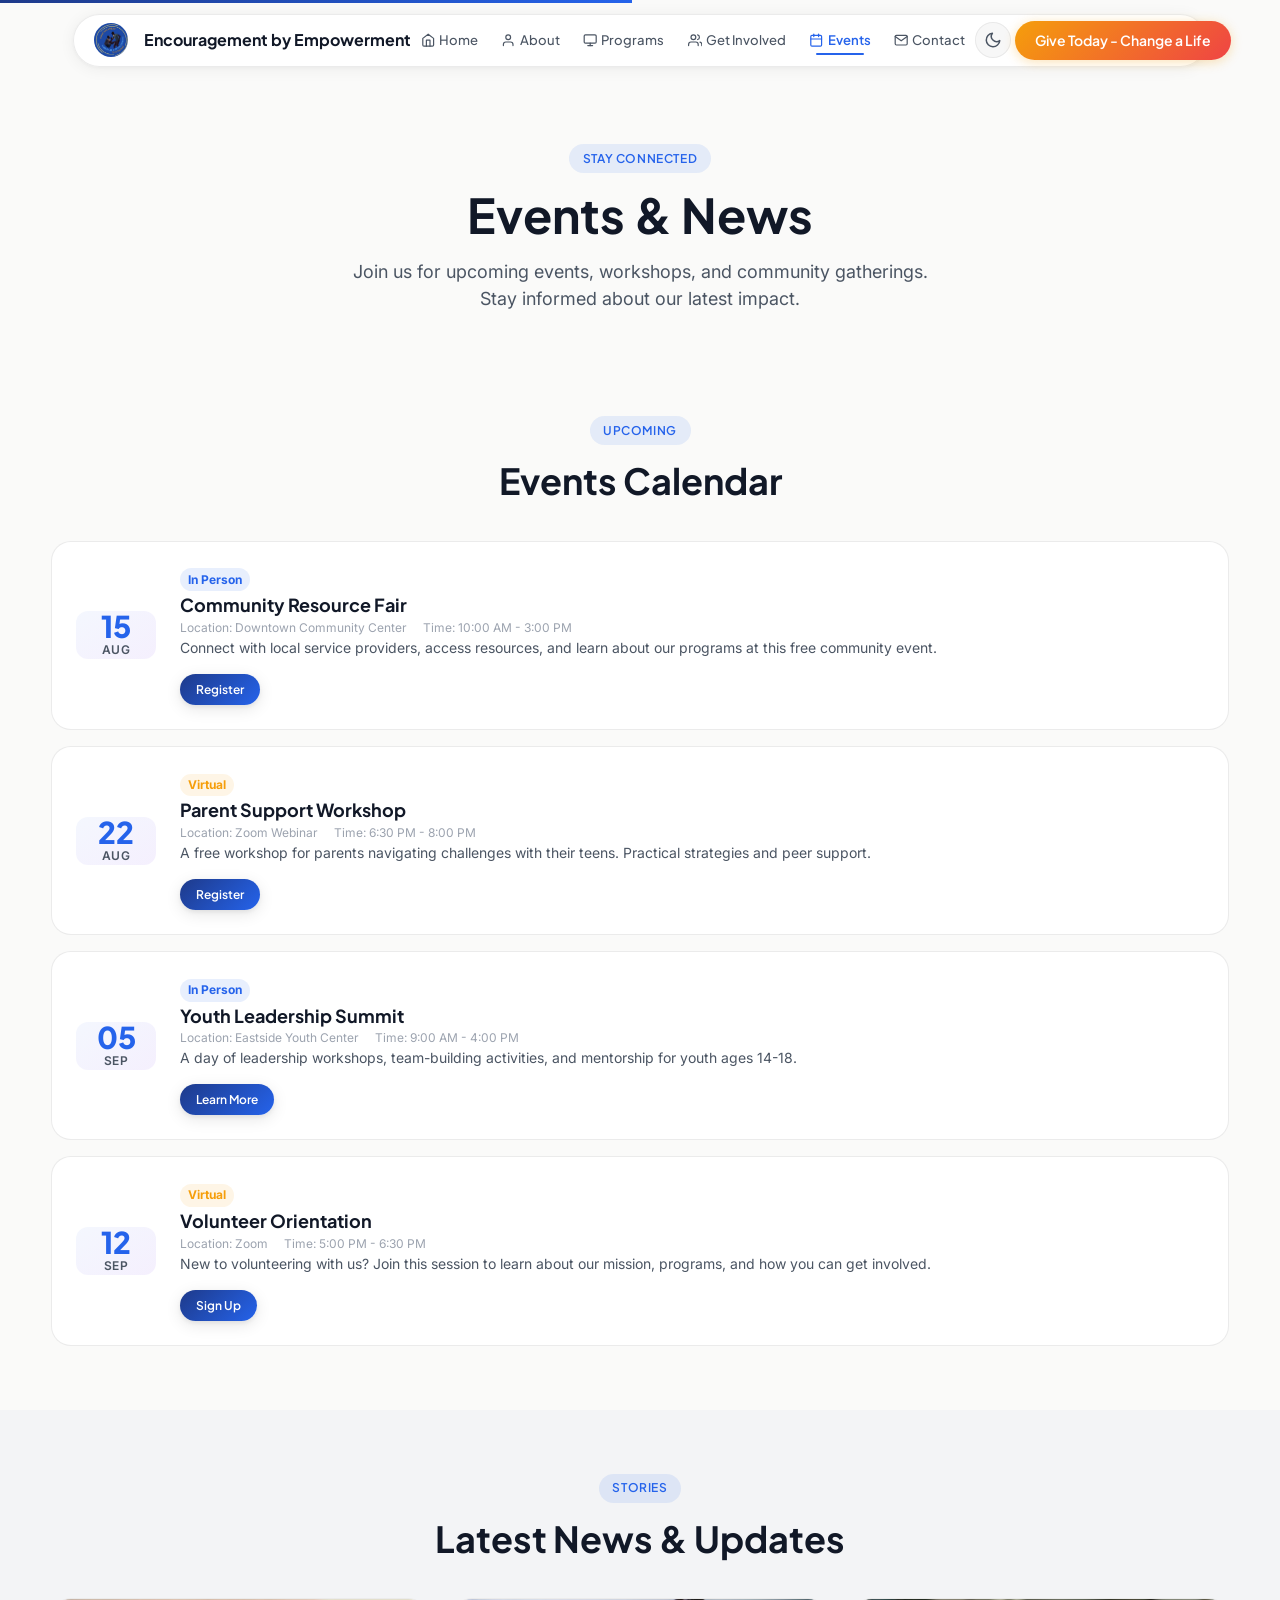
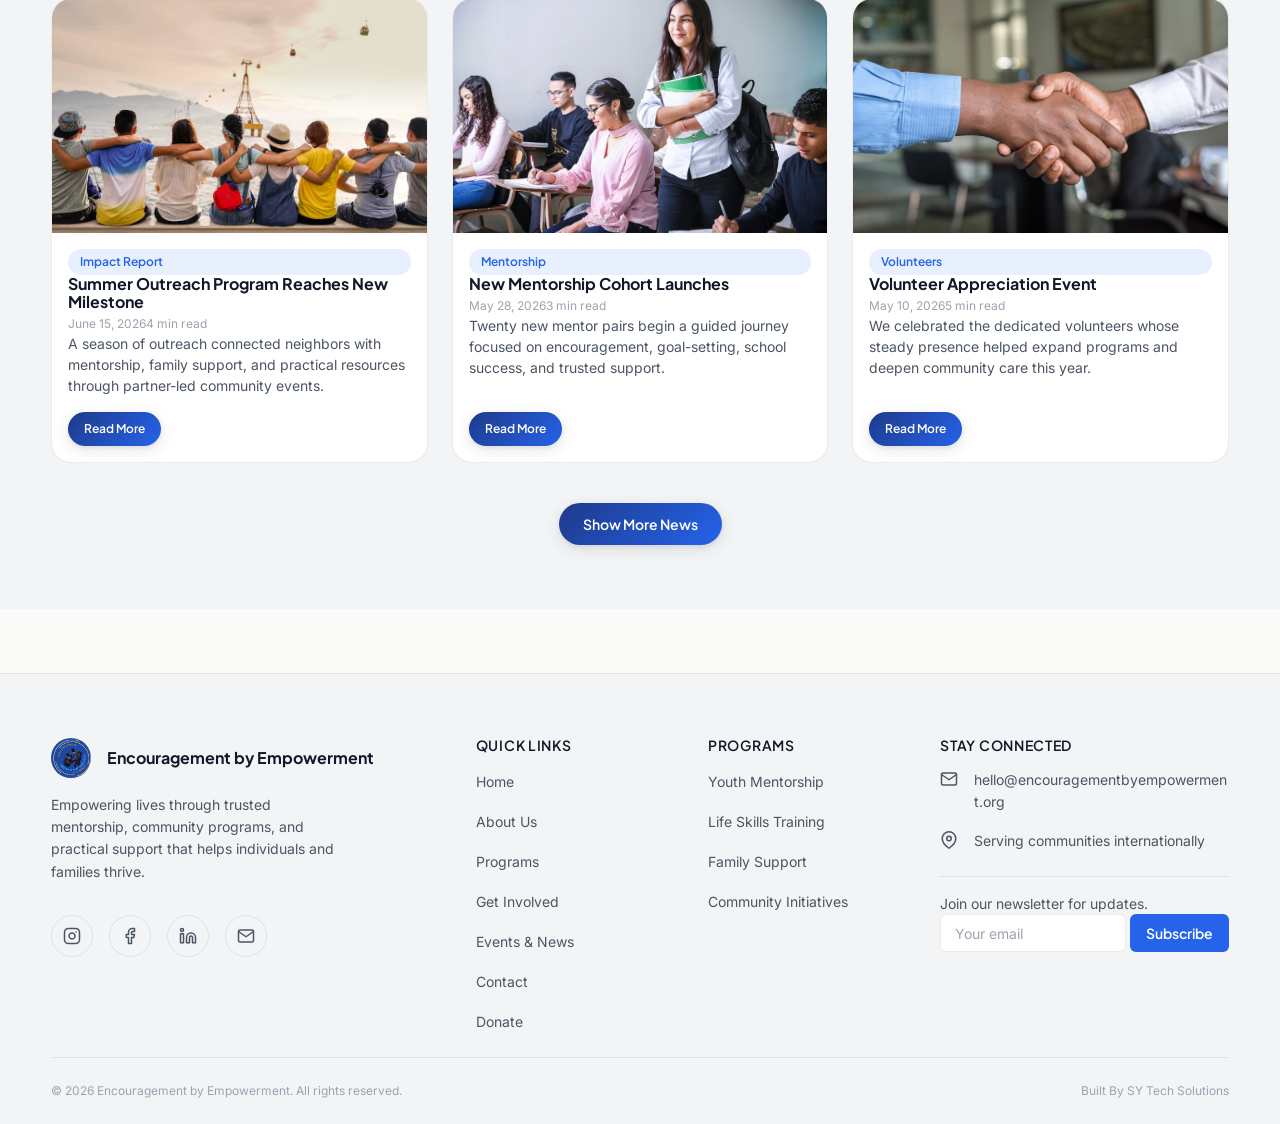
<file: events.html>
<!DOCTYPE html>
<html lang="en" data-theme="light">
<head>
  <meta charset="UTF-8">
  <meta name="viewport" content="width=device-width, initial-scale=1.0">
  <meta name="description" content="Stay updated with Encouragement by Empowerment events, news, and community announcements.">
  <meta property="og:title" content="Events & News | Encouragement by Empowerment">
  <meta property="og:description" content="Upcoming events and latest news from our community.">
  <title>Events & News | Encouragement by Empowerment</title>
  <link rel="canonical" href="https://sinejhon.github.io/Encouragementbyempowerment/events">
  <link rel="preconnect" href="https://fonts.googleapis.com">
  <link rel="preconnect" href="https://fonts.gstatic.com" crossorigin>
  <link href="https://fonts.googleapis.com/css2?family=Inter:wght@400;500;600;700;800&family=Plus+Jakarta+Sans:wght@500;600;700;800&family=Playfair+Display:ital,wght@0,400;0,600;0,700;1,400&display=swap" rel="stylesheet">
  <link rel="stylesheet" href="assets/css/tokens.css">
  <link rel="stylesheet" href="assets/css/base.css">
  <link rel="stylesheet" href="assets/css/components.css">
  <link rel="stylesheet" href="assets/css/layout.css">
  <link rel="stylesheet" href="assets/css/animations.css">
  <link rel="stylesheet" href="assets/css/phone-input.css">
  <style>
    .event-list { display: flex; flex-direction: column; gap: var(--space-md); }
    .event-card { display: grid; grid-template-columns: auto 1fr; gap: var(--space-lg); padding: var(--space-lg); border-radius: var(--radius-lg); border: 1px solid var(--border); background: var(--bg-surface); transition: all 0.2s ease; align-items: center; }
    .event-card:hover { border-color: var(--color-primary); box-shadow: var(--shadow-md); transform: translateY(-2px); }
    .event-date { text-align: center; min-width: 80px; padding: var(--space-sm); border-radius: var(--radius-md); background: var(--gradient-card); }
    .event-day { font-family: var(--font-display); font-size: var(--text-3xl); font-weight: 800; color: var(--color-primary); line-height: 1; }
    .event-month { font-size: var(--text-xs); text-transform: uppercase; color: var(--text-secondary); font-weight: 600; letter-spacing: 0.05em; }
    .event-info h3 { margin-bottom: var(--space-xs); font-size: var(--text-lg); }
    .event-meta { font-size: var(--text-xs); color: var(--text-muted); display: flex; gap: var(--space-md); flex-wrap: wrap; margin-bottom: var(--space-sm); }
    .event-badge { display: inline-flex; margin-bottom: var(--space-xs); font-size: var(--text-xs); padding: 0.15rem 0.5rem; border-radius: var(--radius-full); font-weight: 700; }
    .event-badge-inperson { background: rgba(37,99,235,0.1); color: var(--color-primary); }
    .event-badge-virtual { background: rgba(245,158,11,0.1); color: var(--color-accent); }
    .event-actions { display: flex; gap: var(--space-sm); flex-wrap: wrap; margin-top: var(--space-sm); }
    .news-grid { display: grid; gap: var(--space-lg); grid-template-columns: repeat(3, minmax(0, 1fr)); align-items: stretch; }
    .news-card { min-height: 100%; border-radius: var(--radius-lg); overflow: hidden; border: 1px solid var(--border); background: var(--bg-surface); transition: all 0.2s ease; display: flex; flex-direction: column; }
    .news-card:hover { border-color: var(--color-primary); box-shadow: var(--shadow-md); transform: translateY(-2px); }
    .news-card img { aspect-ratio: 16/10; object-fit: cover; flex-shrink: 0; }
    .news-body { padding: var(--space-md); display: flex; flex-direction: column; flex: 1; }
    .news-body h4 { font-size: var(--text-base); margin-bottom: var(--space-xs); }
    .news-meta { font-size: var(--text-xs); color: var(--text-muted); display: flex; gap: var(--space-sm); margin-bottom: var(--space-sm); }
    .news-body .btn { margin-top: auto; align-self: flex-start; }
    .news-card-extra { display: none; }
    .news-card-extra.visible { display: flex; }
    .more-news-btn { display: block; margin: var(--space-xl) auto 0; }
    .event-modal-overlay { position: fixed; inset: 0; z-index: 9998; display: flex; align-items: center; justify-content: center; padding: var(--space-lg); background: rgba(8,13,23,0.68); backdrop-filter: blur(10px); -webkit-backdrop-filter: blur(10px); opacity: 0; pointer-events: none; transition: opacity 0.25s ease; overflow-y: auto; }
    .event-modal-overlay.visible { opacity: 1; pointer-events: auto; }
    .event-modal { width: min(720px, 100%); max-height: 90dvh; overflow-y: auto; border: 1px solid var(--border); border-radius: var(--radius-xl); background: var(--bg-surface); box-shadow: var(--shadow-xl); transform: translateY(18px) scale(0.96); transition: transform 0.3s var(--ease-spring); }
    .event-modal-overlay.visible .event-modal { transform: translateY(0) scale(1); }
    .event-modal-header { position: relative; padding: var(--space-xl); color: white; background: var(--gradient-hero); }
    .event-modal-header h3 { color: white; margin-bottom: var(--space-sm); }
    .event-modal-header p { color: rgba(255,255,255,0.86); margin-bottom: 0; }
    .event-modal-close { position: absolute; top: var(--space-md); right: var(--space-md); width: 36px; height: 36px; border: 1px solid rgba(255,255,255,0.28); border-radius: 50%; background: rgba(255,255,255,0.12); color: white; cursor: pointer; font-size: 1.25rem; }
    .event-modal-body { padding: var(--space-xl); }
    .event-detail-grid { display: grid; grid-template-columns: repeat(3, 1fr); gap: var(--space-sm); margin-bottom: var(--space-lg); }
    .event-detail { padding: var(--space-md); border: 1px solid var(--border); border-radius: var(--radius-md); background: var(--gradient-card); }
    .event-detail span { display: block; color: var(--text-muted); font-size: var(--text-xs); font-weight: 700; text-transform: uppercase; margin-bottom: 0.25rem; }
    .event-detail strong { color: var(--text-primary); font-size: var(--text-sm); }
    .modal-success { display: none; padding: var(--space-lg); border: 1px solid rgba(16,185,129,0.28); border-radius: var(--radius-md); background: rgba(16,185,129,0.1); color: #059669; font-weight: 700; text-align: center; margin-bottom: var(--space-md); }
    @media (max-width: 1024px) { .news-grid { grid-template-columns: 1fr 1fr; } }
    @media (max-width: 640px) { .event-card { grid-template-columns: 1fr; text-align: center; } .event-date { display: inline-block; justify-self: center; } .event-meta, .event-actions { justify-content: center; } .news-grid, .event-detail-grid { grid-template-columns: 1fr; } }
  </style>
</head>
<body>
  <a class="skip-link" href="#main-content">Skip to content</a>
  <div id="loading-bar" class="loading-bar"></div>
  <div id="toast-container" class="toast-container"></div>
  <button id="back-to-top" class="back-to-top" aria-label="Back to top"><svg viewBox="0 0 24 24" fill="none" stroke="currentColor" stroke-width="2"><path d="M18 15l-6-6-6 6"/></svg></button>
  <header class="site-header" role="banner">
    <div class="container nav-wrap">
      <a href="index.html" class="nav-brand"><img src="logo.jpeg" alt="" width="36" height="36"><span>Encouragement by Empowerment</span></a>
      <nav aria-label="Primary navigation">
        <ul id="nav-links" class="nav-links">
          <li class="nav-sidebar-header">
            <a href="index.html" class="nav-sidebar-brand">
              <img src="logo.jpeg" alt="" width="36" height="36">
              <span>Encouragement by Empowerment</span>
            </a>
            <button id="nav-sidebar-close" class="nav-sidebar-close" aria-label="Close navigation menu">&times;</button>
          </li>
          <li><a href="index.html"><svg class="nav-icon" viewBox="0 0 24 24" aria-hidden="true"><path d="M3 9l9-7 9 7v11a2 2 0 01-2 2H5a2 2 0 01-2-2z"/><polyline points="9 22 9 12 15 12 15 22"/></svg>Home</a></li>
          <li><a href="about.html"><svg class="nav-icon" viewBox="0 0 24 24" aria-hidden="true"><path d="M20 21v-2a4 4 0 00-4-4H8a4 4 0 00-4 4v2"/><circle cx="12" cy="7" r="4"/></svg>About</a></li>
          <li><a href="programs.html"><svg class="nav-icon" viewBox="0 0 24 24" aria-hidden="true"><rect x="2" y="3" width="20" height="14" rx="2"/><line x1="8" y1="21" x2="16" y2="21"/><line x1="12" y1="17" x2="12" y2="21"/></svg>Programs</a></li>
          <li><a href="involved.html"><svg class="nav-icon" viewBox="0 0 24 24" aria-hidden="true"><path d="M17 21v-2a4 4 0 00-4-4H5a4 4 0 00-4 4v2"/><circle cx="9" cy="7" r="4"/><path d="M23 21v-2a4 4 0 00-3-3.87"/><path d="M16 3.13a4 4 0 010 7.75"/></svg>Get Involved</a></li>
          <li><a href="events.html" class="active"><svg class="nav-icon" viewBox="0 0 24 24" aria-hidden="true"><rect x="3" y="4" width="18" height="18" rx="2"/><line x1="16" y1="2" x2="16" y2="6"/><line x1="8" y1="2" x2="8" y2="6"/><line x1="3" y1="10" x2="21" y2="10"/></svg>Events</a></li>
          <li><a href="contact.html"><svg class="nav-icon" viewBox="0 0 24 24" aria-hidden="true"><path d="M4 4h16c1.1 0 2 .9 2 2v12c0 1.1-.9 2-2 2H4c-1.1 0-2-.9-2-2V6c0-1.1.9-2 2-2z"/><polyline points="22,6 12,13 2,6"/></svg>Contact</a></li>
        </ul>
      </nav>
      <div class="nav-actions">
        <button id="theme-toggle" class="theme-toggle" aria-label="Switch to dark mode"><svg class="moon-icon" viewBox="0 0 24 24" fill="none" stroke="currentColor" stroke-width="2"><path d="M21 12.79A9 9 0 1111.21 3 7 7 0 0021 12.79z"/></svg><svg class="sun-icon" viewBox="0 0 24 24" fill="none" stroke="currentColor" stroke-width="2"><circle cx="12" cy="12" r="5"/><line x1="12" y1="1" x2="12" y2="3"/><line x1="12" y1="21" x2="12" y2="23"/><line x1="4.22" y1="4.22" x2="5.64" y2="5.64"/><line x1="18.36" y1="18.36" x2="19.78" y2="19.78"/><line x1="1" y1="12" x2="3" y2="12"/><line x1="21" y1="12" x2="23" y2="12"/></svg></button>
        <a href="donate.html" class="btn btn-accent btn-donate-glow">Give Today - Change a Life</a>
        <button id="nav-toggle" class="nav-toggle" aria-expanded="false" aria-label="Toggle navigation menu"><span></span><span></span><span></span></button>
      </div>
    </div>
  </header>
  <div id="nav-backdrop" class="nav-backdrop"></div>

  <main id="main-content">
    <section class="page-hero fade-up">
      <div class="container">
        <span class="eyebrow">Stay Connected</span>
        <h1>Events & News</h1>
        <p>Join us for upcoming events, workshops, and community gatherings. Stay informed about our latest impact.</p>
      </div>
    </section>

    <section class="section">
      <div class="container">
        <div class="section-heading fade-up">
          <span class="eyebrow">Upcoming</span>
          <h2>Events Calendar</h2>
        </div>
        <div class="event-list fade-up">
          <article class="event-card">
            <div class="event-date"><div class="event-day">15</div><div class="event-month">Aug</div></div>
            <div class="event-info"><span class="event-badge event-badge-inperson">In Person</span><h3>Community Resource Fair</h3><div class="event-meta"><span>Location: Downtown Community Center</span><span>Time: 10:00 AM - 3:00 PM</span></div><p style="font-size: var(--text-sm);">Connect with local service providers, access resources, and learn about our programs at this free community event.</p><div class="event-actions"><button type="button" class="btn btn-primary btn-sm" onclick="openEventModal(0)">Register</button></div></div>
          </article>
          <article class="event-card">
            <div class="event-date"><div class="event-day">22</div><div class="event-month">Aug</div></div>
            <div class="event-info"><span class="event-badge event-badge-virtual">Virtual</span><h3>Parent Support Workshop</h3><div class="event-meta"><span>Location: Zoom Webinar</span><span>Time: 6:30 PM - 8:00 PM</span></div><p style="font-size: var(--text-sm);">A free workshop for parents navigating challenges with their teens. Practical strategies and peer support.</p><div class="event-actions"><button type="button" class="btn btn-primary btn-sm" onclick="openEventModal(1)">Register</button></div></div>
          </article>
          <article class="event-card">
            <div class="event-date"><div class="event-day">05</div><div class="event-month">Sep</div></div>
            <div class="event-info"><span class="event-badge event-badge-inperson">In Person</span><h3>Youth Leadership Summit</h3><div class="event-meta"><span>Location: Eastside Youth Center</span><span>Time: 9:00 AM - 4:00 PM</span></div><p style="font-size: var(--text-sm);">A day of leadership workshops, team-building activities, and mentorship for youth ages 14-18.</p><div class="event-actions"><button type="button" class="btn btn-primary btn-sm" onclick="openEventModal(2)">Learn More</button></div></div>
          </article>
          <article class="event-card">
            <div class="event-date"><div class="event-day">12</div><div class="event-month">Sep</div></div>
            <div class="event-info"><span class="event-badge event-badge-virtual">Virtual</span><h3>Volunteer Orientation</h3><div class="event-meta"><span>Location: Zoom</span><span>Time: 5:00 PM - 6:30 PM</span></div><p style="font-size: var(--text-sm);">New to volunteering with us? Join this session to learn about our mission, programs, and how you can get involved.</p><div class="event-actions"><button type="button" class="btn btn-primary btn-sm" onclick="openEventModal(3)">Sign Up</button></div></div>
          </article>
        </div>
      </div>
    </section>

    <section class="section" style="background: var(--bg-elevated);">
      <div class="container">
        <div class="section-heading fade-up">
          <span class="eyebrow">Stories</span>
          <h2>Latest News & Updates</h2>
        </div>
        <div class="news-grid fade-up">
          <article class="news-card">
            <img src="assets/images/photo-1529156069898-49953e39b3ac.jpg" alt="Community outreach event" loading="lazy" width="800" height="500">
            <div class="news-body"><span class="pill pill-primary" style="margin-bottom: var(--space-sm);">Impact Report</span><h4>Summer Outreach Program Reaches New Milestone</h4><div class="news-meta"><span>June 15, 2026</span><span>4 min read</span></div><p style="font-size: var(--text-sm);">A season of outreach connected neighbors with mentorship, family support, and practical resources through partner-led community events.</p><a href="news-detail.html?story=summer-outreach" class="btn btn-primary btn-sm">Read More</a></div>
          </article>
          <article class="news-card">
            <img src="assets/images/photo-1571260899304-425eee4c7efc.jpg" alt="Youth mentorship success" loading="lazy" width="400" height="250">
            <div class="news-body"><span class="pill pill-primary" style="margin-bottom: var(--space-sm);">Mentorship</span><h4>New Mentorship Cohort Launches</h4><div class="news-meta"><span>May 28, 2026</span><span>3 min read</span></div><p style="font-size: var(--text-sm);">Twenty new mentor pairs begin a guided journey focused on encouragement, goal-setting, school success, and trusted support.</p><a href="news-detail.html?story=mentorship-cohort" class="btn btn-primary btn-sm">Read More</a></div>
          </article>
          <article class="news-card">
            <img src="assets/images/photo-1521791136064-7986c2920216.jpg" alt="Volunteer appreciation" loading="lazy" width="400" height="250">
            <div class="news-body"><span class="pill pill-primary" style="margin-bottom: var(--space-sm);">Volunteers</span><h4>Volunteer Appreciation Event</h4><div class="news-meta"><span>May 10, 2026</span><span>5 min read</span></div><p style="font-size: var(--text-sm);">We celebrated the dedicated volunteers whose steady presence helped expand programs and deepen community care this year.</p><a href="news-detail.html?story=volunteer-appreciation" class="btn btn-primary btn-sm">Read More</a></div>
          </article>
          <article class="news-card news-card-extra">
            <img src="assets/images/photo-1517048676732-d65bc937f952.jpg" alt="Family wellness workshop" loading="lazy" width="800" height="500">
            <div class="news-body"><span class="pill pill-primary" style="margin-bottom: var(--space-sm);">Family Support</span><h4>Family Wellness Workshop Series Launches</h4><div class="news-meta"><span>April 22, 2026</span><span>5 min read</span></div><p style="font-size: var(--text-sm);">A new four-part workshop series offers parents practical tools for managing stress, strengthening communication, and building routines that support the whole household.</p><a href="news-detail.html?story=family-wellness-workshop" class="btn btn-primary btn-sm">Read More</a></div>
          </article>
          <article class="news-card news-card-extra">
            <img src="assets/images/photo-1523240795612-9a054b0db644.jpg" alt="Youth leadership graduates" loading="lazy" width="800" height="500">
            <div class="news-body"><span class="pill pill-primary" style="margin-bottom: var(--space-sm);">Youth Programs</span><h4>Youth Leadership Program Celebrates First Graduating Class</h4><div class="news-meta"><span>April 5, 2026</span><span>6 min read</span></div><p style="font-size: var(--text-sm);">Fifteen young people completed the inaugural Youth Leadership Program, marking a milestone in developing the next generation of community leaders.</p><a href="news-detail.html?story=youth-leadership-graduation" class="btn btn-primary btn-sm">Read More</a></div>
          </article>
          <article class="news-card news-card-extra">
            <img src="assets/images/photo-1515187029135-18ee286d815b.jpg" alt="Community garden" loading="lazy" width="800" height="500">
            <div class="news-body"><span class="pill pill-primary" style="margin-bottom: var(--space-sm);">Community Initiative</span><h4>Community Garden Brings Neighbors Together</h4><div class="news-meta"><span>March 18, 2026</span><span>4 min read</span></div><p style="font-size: var(--text-sm);">What started as a vacant lot has become a thriving community garden, bringing together families and partners in a shared mission of growth and connection.</p><a href="news-detail.html?story=community-garden-project" class="btn btn-primary btn-sm">Read More</a></div>
          </article>
          <article class="news-card news-card-extra">
            <img src="assets/images/photo-1511895426328-dc8714191300.jpg" alt="Volunteers in training" loading="lazy" width="800" height="500">
            <div class="news-body"><span class="pill pill-primary" style="margin-bottom: var(--space-sm);">Volunteers</span><h4>Volunteer Training Expanded to Remote Opportunities</h4><div class="news-meta"><span>February 28, 2026</span><span>4 min read</span></div><p style="font-size: var(--text-sm);">New remote and flexible volunteer roles make it easier for people from all backgrounds to contribute to the mission from anywhere.</p><a href="news-detail.html?story=volunteer-training-expansion" class="btn btn-primary btn-sm">Read More</a></div>
          </article>
          <article class="news-card news-card-extra">
            <img src="assets/images/photo-1559027615-cd4628902d4a.jpg" alt="Health screening event" loading="lazy" width="800" height="500">
            <div class="news-body"><span class="pill pill-primary" style="margin-bottom: var(--space-sm);">Community Impact</span><h4>New Partnership Brings Free Health Screenings</h4><div class="news-meta"><span>February 10, 2026</span><span>4 min read</span></div><p style="font-size: var(--text-sm);">A partnership with Riverside Health Clinic brings free health screenings, wellness consultations, and preventive care directly to community events.</p><a href="news-detail.html?story=partnership-health-clinic" class="btn btn-primary btn-sm">Read More</a></div>
          </article>
        </div>
        <button class="btn btn-primary more-news-btn" id="more-news-btn">Show More News</button>
      </div>
    </section>
  </main>

  <div class="event-modal-overlay" id="event-modal-overlay" aria-hidden="true">
    <div class="event-modal" role="dialog" aria-modal="true" aria-labelledby="event-modal-title">
      <div class="event-modal-header">
        <button class="event-modal-close" id="event-modal-close" aria-label="Close event modal">&times;</button>
        <span class="event-badge event-badge-inperson" id="event-modal-type">Event</span>
        <h3 id="event-modal-title"></h3>
        <p id="event-modal-description"></p>
      </div>
      <div class="event-modal-body">
        <div class="event-detail-grid">
          <div class="event-detail"><span>Date</span><strong id="event-modal-date"></strong></div>
          <div class="event-detail"><span>Time</span><strong id="event-modal-time"></strong></div>
          <div class="event-detail"><span>Location</span><strong id="event-modal-location"></strong></div>
        </div>
        <p class="program-modal-section-title" style="margin-bottom: var(--space-sm);">What to expect</p>
        <ul id="event-modal-list" style="margin-bottom: var(--space-lg);"></ul>
        <div class="modal-success" id="event-modal-success">Successfully sent. Thank you, we will follow up with event details soon.</div>
        <form id="event-modal-form">
          <div class="form-group"><label class="form-label" for="event-name">Full Name</label><input id="event-name" class="form-input" type="text" required minlength="2" placeholder="Your full name"></div>
          <div class="form-group"><label class="form-label" for="event-email">Email</label><input id="event-email" class="form-input" type="email" required placeholder="your@email.com"></div>
          <div class="form-group"><label class="form-label" for="event-phone">Phone</label><div class="pi-group" data-phone-input data-name="event-country" data-default="KE"></div></div>
          <div class="form-group"><label class="form-label" for="event-notes">Notes</label><textarea id="event-notes" class="form-textarea" rows="3" required minlength="10" placeholder="Tell us who is attending or what you would like to learn."></textarea></div>
          <button type="submit" class="btn btn-accent" id="event-modal-submit" style="width: 100%;">Send Registration</button>
        </form>
      </div>
    </div>
  </div>

  <div class="social-popup-overlay" id="social-popup-overlay">
    <div class="social-popup">
      <button class="social-popup-close" id="social-popup-close" aria-label="Close popup">&times;</button>
      <div class="social-popup-icon" id="social-popup-icon">Info</div>
      <h3 id="social-popup-title">Coming Soon</h3>
      <p id="social-popup-desc">This social media link is not set up yet. This is a demo project - the link will be available in the full version.</p>
      <button class="btn btn-primary" id="social-popup-btn">Got It</button>
    </div>
  </div>

  <footer class="site-footer" role="contentinfo">
    <div class="container">
      <div class="footer-grid">
        <div class="footer-brand-section">
          <a href="index.html" class="footer-brand"><img src="logo.jpeg" alt="" width="40" height="40">Encouragement by Empowerment</a>
          <p class="footer-tagline">Empowering lives through trusted mentorship, community programs, and practical support that helps individuals and families thrive.</p>
          <div class="footer-social">
            <a href="#" onclick="showSocialPopup('Instagram', '📸'); return false;" aria-label="Instagram">
              <svg viewBox="0 0 24 24" fill="none" stroke="currentColor" stroke-width="2" stroke-linecap="round" stroke-linejoin="round">
                <rect x="2" y="2" width="20" height="20" rx="5"></rect><path d="M16 11.37A4 4 0 1112.63 8 4 4 0 0116 11.37z"></path><line x1="17.5" y1="6.5" x2="17.51" y2="6.5"></line>
              </svg>
            </a>
            <a href="#" onclick="showSocialPopup('Facebook', '📘'); return false;" aria-label="Facebook">
              <svg viewBox="0 0 24 24" fill="none" stroke="currentColor" stroke-width="2" stroke-linecap="round" stroke-linejoin="round">
                <path d="M18 2h-3a5 5 0 00-5 5v3H7v4h3v8h4v-8h3l1-4h-4V7a1 1 0 011-1h3z"></path>
              </svg>
            </a>
            <a href="#" onclick="showSocialPopup('LinkedIn', '💼'); return false;" aria-label="LinkedIn">
              <svg viewBox="0 0 24 24" fill="none" stroke="currentColor" stroke-width="2" stroke-linecap="round" stroke-linejoin="round">
                <path d="M16 8a6 6 0 016 6v7h-4v-7a2 2 0 00-2-2 2 2 0 00-2 2v7h-4v-7a6 6 0 016-6z"></path><rect x="2" y="9" width="4" height="12"></rect><circle cx="4" cy="4" r="2"></circle>
              </svg>
            </a>
            <a href="mailto:hello@encouragementbyempowerment.org" aria-label="Send email">
              <svg viewBox="0 0 24 24" fill="none" stroke="currentColor" stroke-width="2" stroke-linecap="round" stroke-linejoin="round">
                <path d="M4 4h16c1.1 0 2 .9 2 2v12c0 1.1-.9 2-2 2H4c-1.1 0-2-.9-2-2V6c0-1.1.9-2 2-2z"></path><polyline points="22,6 12,13 2,6"></polyline>
              </svg>
            </a>
          </div>
        </div>
        <div><h4 class="footer-heading">Quick Links</h4><ul class="footer-links"><li><a href="index.html">Home</a></li><li><a href="about.html">About Us</a></li><li><a href="programs.html">Programs</a></li><li><a href="involved.html">Get Involved</a></li><li><a href="events.html">Events & News</a></li><li><a href="contact.html">Contact</a></li><li><a href="donate.html">Donate</a></li></ul></div>
        <div><h4 class="footer-heading">Programs</h4><ul class="footer-links"><li><a href="programs.html">Youth Mentorship</a></li><li><a href="programs.html">Life Skills Training</a></li><li><a href="programs.html">Family Support</a></li><li><a href="programs.html">Community Initiatives</a></li></ul></div>
        <div><h4 class="footer-heading">Stay Connected</h4><ul class="footer-contact"><li><svg viewBox="0 0 24 24" fill="none" stroke="currentColor" stroke-width="2"><path d="M4 4h16c1.1 0 2 .9 2 2v12c0 1.1-.9 2-2 2H4c-1.1 0-2-.9-2-2V6c0-1.1.9-2 2-2z"/><polyline points="22,6 12,13 2,6"/></svg><span>hello@encouragementbyempowerment.org</span></li><li><svg viewBox="0 0 24 24" fill="none" stroke="currentColor" stroke-width="2"><path d="M21 10c0 7-9 13-9 13s-9-6-9-13a9 9 0 0118 0z"/><circle cx="12" cy="10" r="3"/></svg><span>Serving communities internationally</span></li></ul>
          <div class="footer-newsletter"><div id="footer-newsletter-wrapper"><p style="font-size:var(--text-sm);color:var(--text-secondary);margin-bottom:var(--space-sm);">Join our newsletter for updates.</p><form id="footer-newsletter-form"><input type="email" id="footer-newsletter-email" class="form-input" placeholder="Your email" required aria-label="Email for newsletter"><button type="submit">Subscribe</button></form><p id="footer-newsletter-error" style="font-size:var(--text-xs);color:#EF4444;margin-top:var(--space-xs);display:none;">Please enter a valid email address.</p></div><div id="footer-newsletter-success" style="display:none;padding:var(--space-sm) 0;font-size:var(--text-sm);color:#10B981;font-weight:600;">Thank you. You've been subscribed.</div></div>
        </div>
      </div>
      <div class="footer-bottom"><span>&copy; 2026 Encouragement by Empowerment. All rights reserved.</span><div class="footer-bottom-links"><span>Built By <a href="https://sytechsolutions.tech" target="_blank" rel="noopener noreferrer">SY Tech Solutions</a></span></div></div>
    </div>
  </footer>

  <script>
  const eventData = [
    { type: 'In Person', title: 'Community Resource Fair', date: 'August 15, 2026', time: '10:00 AM - 3:00 PM', location: 'Downtown Community Center', action: 'Send Registration', desc: 'Meet local service providers, discover practical resources, and connect with our team in a welcoming community setting.', items: ['Resource tables for housing, education, and wellness support', 'Short introductions to our mentorship and family programs', 'On-site referral conversations with trained staff'] },
    { type: 'Virtual', title: 'Parent Support Workshop', date: 'August 22, 2026', time: '6:30 PM - 8:00 PM', location: 'Zoom Webinar', action: 'Send Registration', desc: 'A guided online workshop for parents and caregivers navigating teen stress, communication, and family routines.', items: ['Practical strategies you can use at home', 'Small group discussion and peer encouragement', 'Follow-up resources after the session'] },
    { type: 'In Person', title: 'Youth Leadership Summit', date: 'September 5, 2026', time: '9:00 AM - 4:00 PM', location: 'Eastside Youth Center', action: 'Request More Details', desc: 'A full-day summit helping youth build confidence, teamwork, and leadership habits through workshops and mentorship.', items: ['Leadership labs for youth ages 14-18', 'Team activities facilitated by trained mentors', 'Lunch, materials, and family pickup guidance included'] },
    { type: 'Virtual', title: 'Volunteer Orientation', date: 'September 12, 2026', time: '5:00 PM - 6:30 PM', location: 'Zoom', action: 'Send Sign Up', desc: 'Learn how volunteering works, what roles are available, and how we prepare volunteers to serve with care.', items: ['Overview of volunteer roles and expectations', 'Training pathway and background check process', 'Live Q&A with the program team'] }
  ];

  function openEventModal(index) {
    const event = eventData[index];
    const overlay = document.getElementById('event-modal-overlay');
    const type = document.getElementById('event-modal-type');
    document.getElementById('event-modal-title').textContent = event.title;
    document.getElementById('event-modal-description').textContent = event.desc;
    document.getElementById('event-modal-date').textContent = event.date;
    document.getElementById('event-modal-time').textContent = event.time;
    document.getElementById('event-modal-location').textContent = event.location;
    document.getElementById('event-modal-submit').textContent = event.action;
    type.textContent = event.type;
    type.className = 'event-badge ' + (event.type === 'Virtual' ? 'event-badge-virtual' : 'event-badge-inperson');
    const list = document.getElementById('event-modal-list');
    list.innerHTML = '';
    event.items.forEach(item => {
      const li = document.createElement('li');
      li.textContent = item;
      list.appendChild(li);
    });
    document.getElementById('event-modal-form').style.display = '';
    document.getElementById('event-modal-form').reset();
    document.getElementById('event-modal-success').style.display = 'none';
    overlay.classList.add('visible');
    overlay.setAttribute('aria-hidden', 'false');
    document.body.style.overflow = 'hidden';
    document.getElementById('event-modal-close').focus();
  }

  function closeEventModal() {
    const overlay = document.getElementById('event-modal-overlay');
    overlay.classList.remove('visible');
    overlay.setAttribute('aria-hidden', 'true');
    document.body.style.overflow = '';
  }

  document.addEventListener('DOMContentLoaded', function() {
    const eventOverlay = document.getElementById('event-modal-overlay');
    document.getElementById('event-modal-close').addEventListener('click', closeEventModal);
    eventOverlay.addEventListener('click', function(e) { if (e.target === eventOverlay) closeEventModal(); });
    document.getElementById('event-modal-form').addEventListener('submit', function(e) {
      e.preventDefault();
      // Validate phone input using component .isValid() — optional field
      var piEl = document.querySelector('#event-modal-form [data-phone-input]');
      if (piEl && piEl._pi) {
        var phoneInput = piEl.querySelector('.pi-phone-input');
        var digits = phoneInput ? phoneInput.value.replace(/\D/g, '') : '';
        if (digits.length > 0 && !piEl._pi.isValid()) {
          if (phoneInput) {
            phoneInput.setCustomValidity('Please enter a valid phone number for the selected country.');
            phoneInput.reportValidity();
            phoneInput.focus();
          }
          return;
        } else {
          if (phoneInput) phoneInput.setCustomValidity('');
        }
      }
      if (!this.reportValidity()) return;
      document.getElementById('event-modal-success').style.display = 'block';
      this.style.display = 'none';
    });

    const overlay = document.getElementById('social-popup-overlay');
    const closeBtn = document.getElementById('social-popup-close');
    const popupBtn = document.getElementById('social-popup-btn');
    const popupTitle = document.getElementById('social-popup-title');
    const popupIcon = document.getElementById('social-popup-icon');
    const popupDesc = document.getElementById('social-popup-desc');
    window.showSocialPopup = function(name, icon) {
      popupTitle.textContent = name + ' - Coming Soon';
      popupIcon.textContent = icon;
      popupDesc.textContent = 'This ' + name + ' link is not set up yet. This is a demo project - the link will be available in the full version.';
      overlay.classList.add('visible');
    };
    function closePopup() { overlay.classList.remove('visible'); }
    closeBtn.addEventListener('click', closePopup);
    popupBtn.addEventListener('click', closePopup);
    overlay.addEventListener('click', function(e) { if (e.target === overlay) closePopup(); });
    document.addEventListener('keydown', function(e) { if (e.key === 'Escape') { closeEventModal(); closePopup(); } });

    const footerForm = document.getElementById('footer-newsletter-form');
    const footerEmail = document.getElementById('footer-newsletter-email');
    const footerError = document.getElementById('footer-newsletter-error');
    const footerWrapper = document.getElementById('footer-newsletter-wrapper');
    const footerSuccess = document.getElementById('footer-newsletter-success');
    if (footerForm) {
      footerForm.addEventListener('submit', function(e) {
        e.preventDefault();
        const email = footerEmail.value.trim();
        const emailRegex = /^[^\s@]+@[^\s@]+\.[^\s@]+$/;
        if (!email || !emailRegex.test(email)) { footerEmail.style.borderColor = '#EF4444'; footerError.style.display = 'block'; footerEmail.focus(); return; }
        footerEmail.style.borderColor = ''; footerError.style.display = 'none'; footerWrapper.style.display = 'none'; footerSuccess.style.display = 'block';
      });
    }

    const moreNewsBtn = document.getElementById('more-news-btn');
    if (moreNewsBtn) {
      moreNewsBtn.addEventListener('click', function() {
        const hiddenCards = document.querySelectorAll('.news-card-extra');
        const isShowing = hiddenCards.length > 0 && hiddenCards[0].classList.contains('visible');
        if (isShowing) {
          hiddenCards.forEach(function(card) { card.classList.remove('visible'); });
          moreNewsBtn.textContent = 'Show More News';
        } else {
          hiddenCards.forEach(function(card) { card.classList.add('visible'); });
          moreNewsBtn.textContent = 'Show Less';
        }
      });
    }
  });
  </script>
  <script src="assets/js/phone-input.js" defer></script>
  <script src="assets/js/theme.js" defer></script>
  <script src="assets/js/nav.js" defer></script>
  <script src="assets/js/animations.js" defer></script>
  <script src="assets/js/main.js" defer></script>
</body>
</html>
</file>
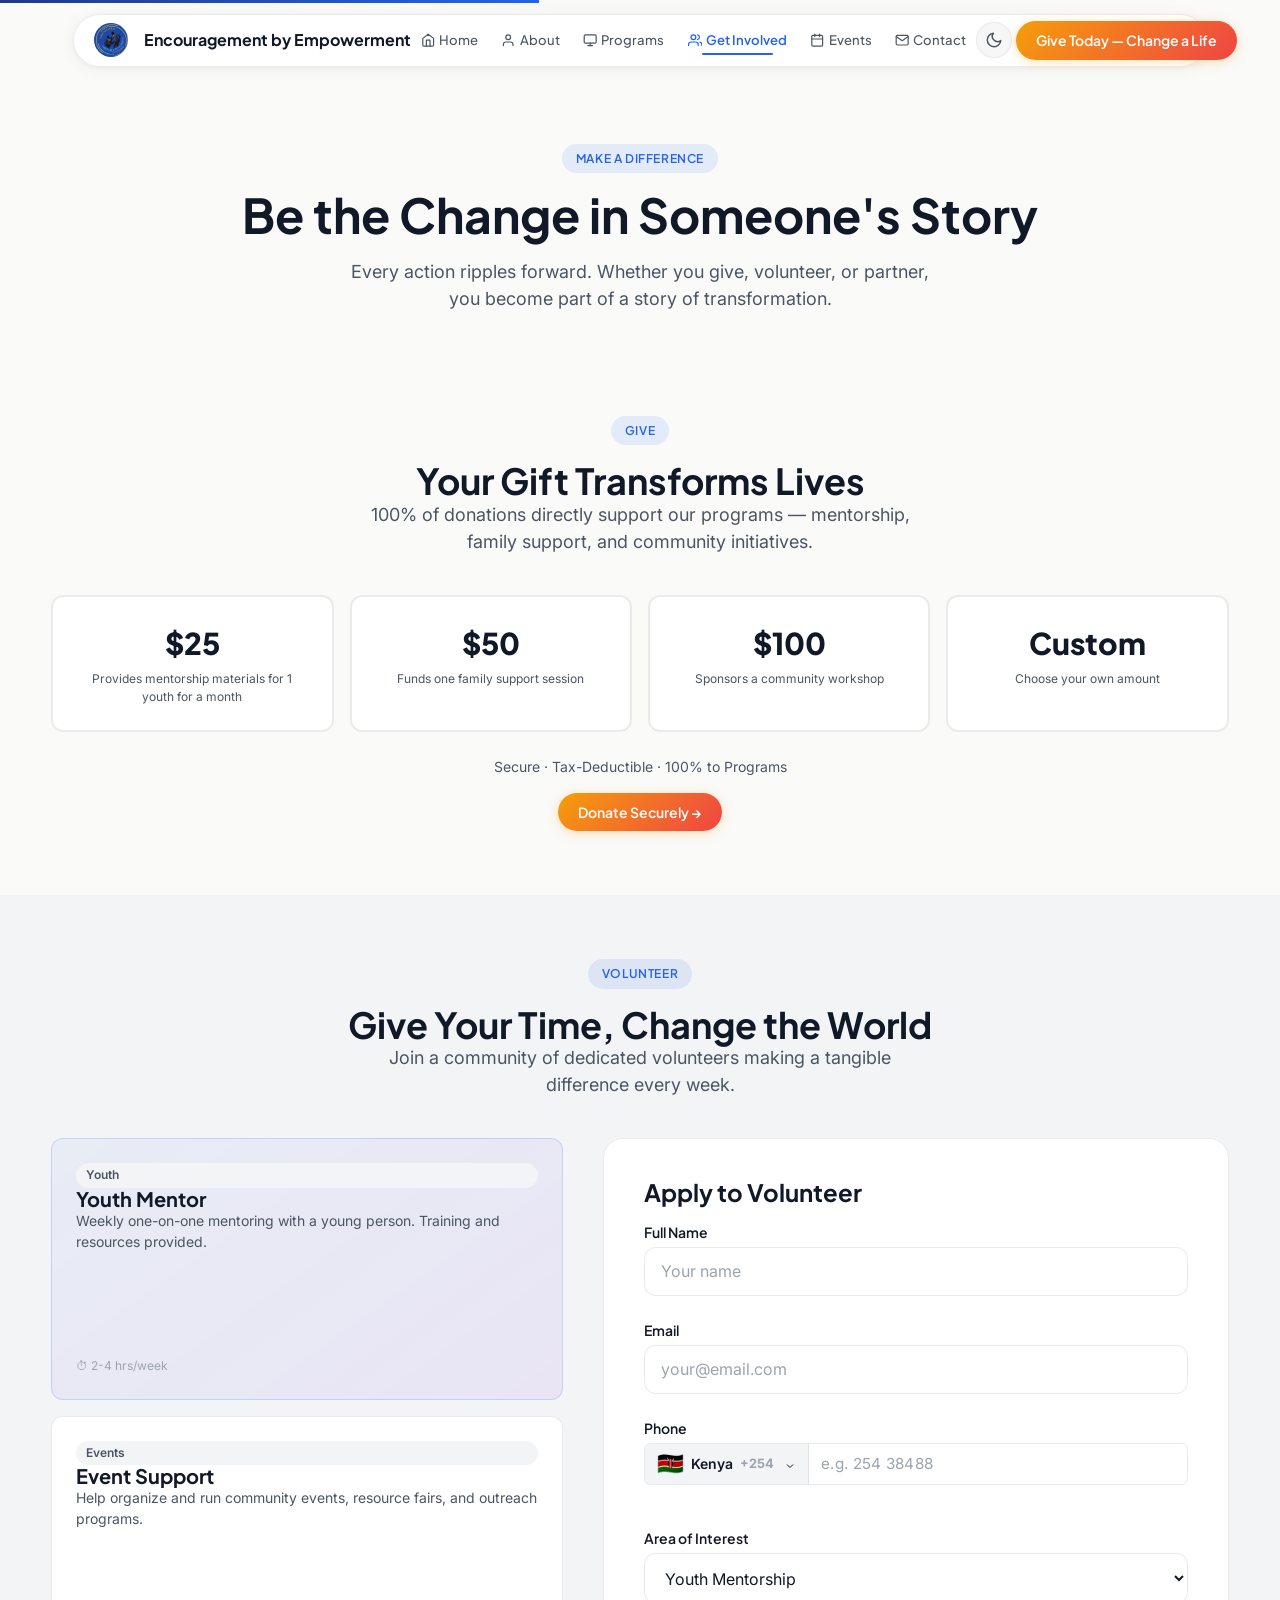
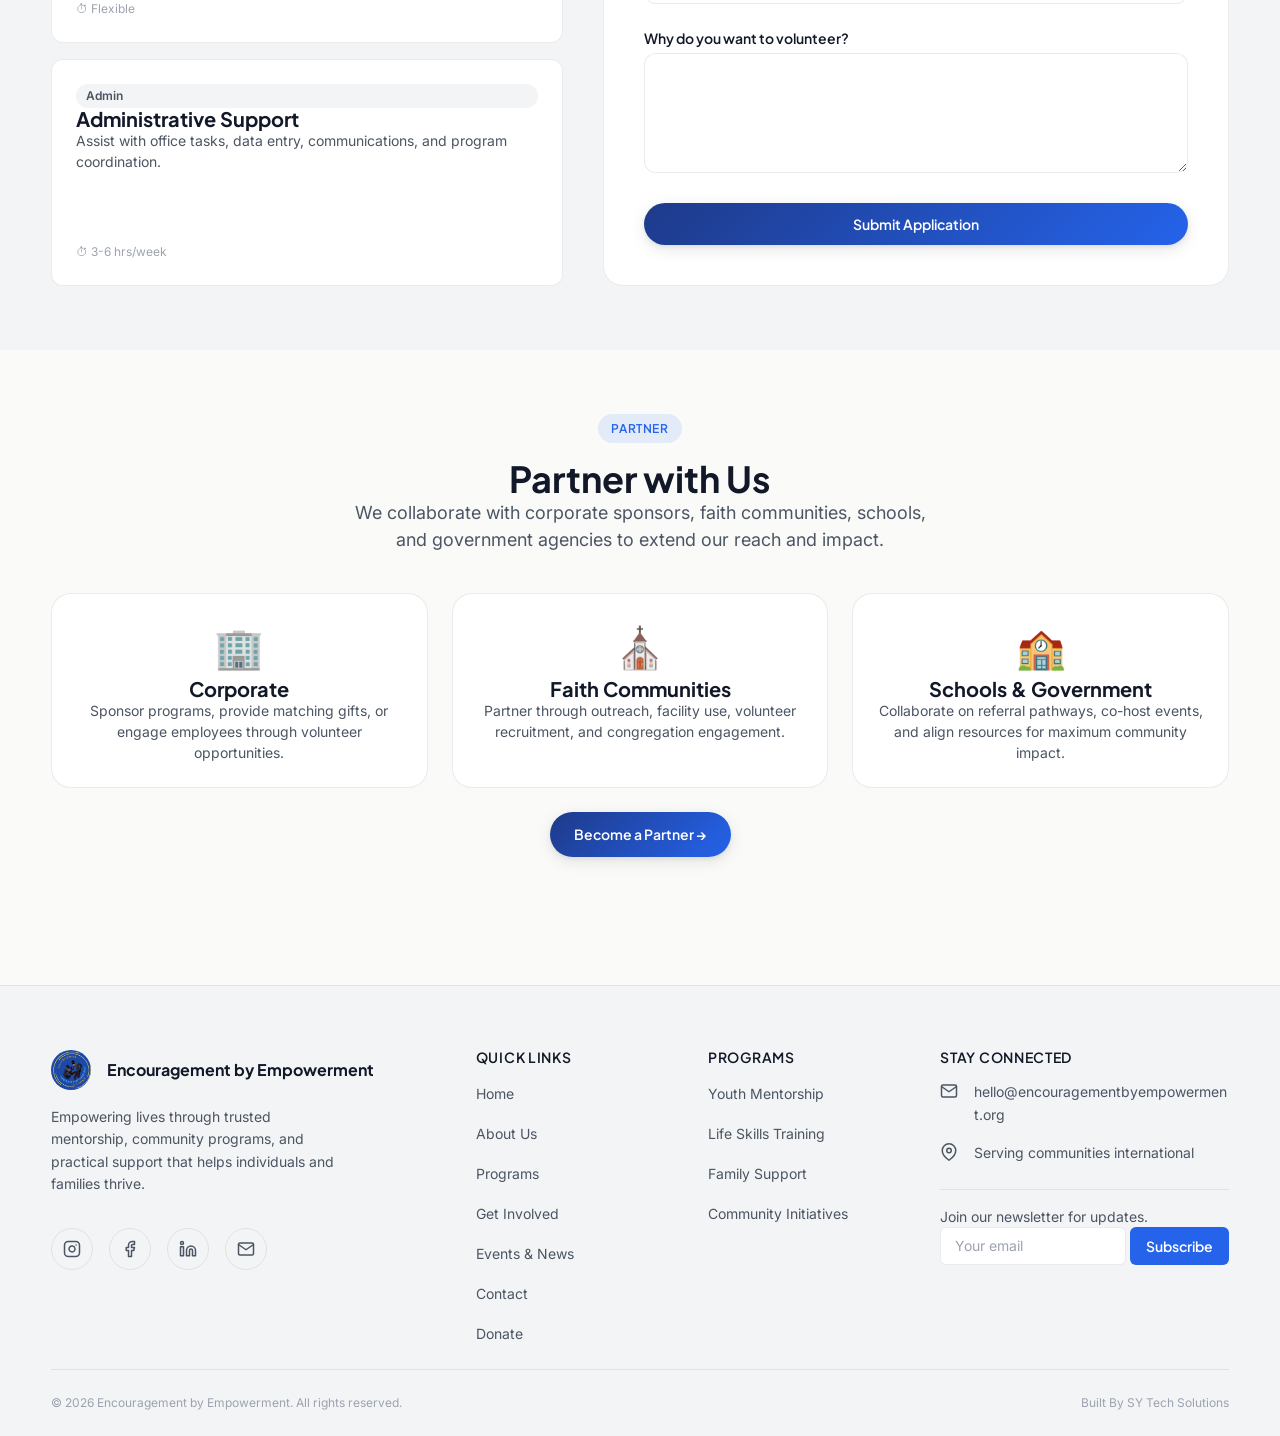
<file: involved.html>
<!DOCTYPE html>
<html lang="en" data-theme="light">
<head>
  <meta charset="UTF-8">
  <meta name="viewport" content="width=device-width, initial-scale=1.0">
  <meta name="description" content="Get involved with Encouragement by Empowerment. Donate, volunteer, or partner with us to make a difference in your community.">
  <meta property="og:title" content="Get Involved | Encouragement by Empowerment">
  <meta property="og:description" content="Be the change in someone's story. Donate, volunteer, or partner with us.">
  <title>Get Involved | Encouragement by Empowerment</title>
  <link rel="canonical" href="https://sinejhon.github.io/Encouragementbyempowerment/involved">
  <link rel="preconnect" href="https://fonts.googleapis.com">
  <link rel="preconnect" href="https://fonts.gstatic.com" crossorigin>
  <link href="https://fonts.googleapis.com/css2?family=Inter:wght@400;500;600;700;800&family=Plus+Jakarta+Sans:wght@500;600;700;800&family=Playfair+Display:ital,wght@0,400;0,600;0,700;1,400&display=swap" rel="stylesheet">
  <link rel="stylesheet" href="assets/css/tokens.css">
  <link rel="stylesheet" href="assets/css/base.css">
  <link rel="stylesheet" href="assets/css/components.css">
  <link rel="stylesheet" href="assets/css/layout.css">
  <link rel="stylesheet" href="assets/css/animations.css">
  <link rel="stylesheet" href="assets/css/phone-input.css">
  <style>
    .donation-tiers { display: grid; grid-template-columns: repeat(4, minmax(0, 1fr)); gap: var(--space-md); margin-bottom: var(--space-lg); }
    .tier-card { padding: var(--space-lg); border-radius: var(--radius-md); border: 2px solid var(--border); text-align: center; cursor: pointer; transition: all 0.2s ease; background: var(--bg-surface); }
    .tier-card:hover, .tier-card.selected { border-color: var(--color-accent); box-shadow: var(--shadow-glow-accent); }
    .tier-card.selected { background: rgba(245,158,11,0.05); }
    .tier-amount { font-family: var(--font-display); font-size: var(--text-3xl); font-weight: 800; color: var(--text-primary); margin-bottom: var(--space-xs); }
    .tier-desc { font-size: var(--text-xs); color: var(--text-secondary); }
    .opp-cards { display: grid; grid-template-columns: minmax(0, 1fr); grid-template-rows: 1.15fr 1fr 1fr; gap: var(--space-md); height: 100%; }
    .opp-card { padding: var(--space-lg); border-radius: var(--radius-md); border: 1px solid var(--border); transition: all 0.2s ease; background: var(--bg-surface); display: flex; flex-direction: column; min-height: 0; }
    .opp-card p:last-child { margin-top: auto !important; }
    .opp-card:hover { border-color: var(--color-primary); box-shadow: var(--shadow-glow); }
    .opp-card.featured { background: var(--gradient-card); border-color: rgba(37,99,235,0.18); }
    .opp-badge { font-size: var(--text-xs); font-weight: 600; padding: 0.2rem 0.6rem; border-radius: var(--radius-full); background: var(--bg-elevated); color: var(--text-secondary); display: inline-block; margin-bottom: var(--space-sm); }
    .volunteer-layout { display: grid; grid-template-columns: minmax(0, 0.9fr) minmax(0, 1.1fr); gap: var(--space-xl); align-items: stretch; }
    .volunteer-form-card { height: 100%; padding: var(--space-xl); }
    @media (max-width: 900px) { .volunteer-layout { grid-template-columns: 1fr; } .opp-cards { grid-template-columns: repeat(3, 1fr); grid-template-rows: none; height: auto; } }
    @media (max-width: 768px) { .donation-tiers { grid-template-columns: repeat(2, 1fr); } .opp-cards { grid-template-columns: 1fr; } .volunteer-layout { grid-template-columns: 1fr; } .volunteer-form-card { padding: var(--space-lg); } }
    @media (max-width: 480px) { .donation-tiers { grid-template-columns: 1fr; } .volunteer-form-card { padding: var(--space-md); } .opp-card { padding: var(--space-md); } .tier-card { padding: var(--space-md); } }
  </style>
</head>
<body>
  <a class="skip-link" href="#main-content">Skip to content</a>
  <div id="loading-bar" class="loading-bar"></div>
  <div id="toast-container" class="toast-container"></div>
  <button id="back-to-top" class="back-to-top" aria-label="Back to top"><svg viewBox="0 0 24 24" fill="none" stroke="currentColor" stroke-width="2"><path d="M18 15l-6-6-6 6"/></svg></button>
  <header class="site-header" role="banner">
    <div class="container nav-wrap">
      <a href="index.html" class="nav-brand"><img src="logo.jpeg" alt="" width="36" height="36"><span>Encouragement by Empowerment</span></a>
      <nav aria-label="Primary navigation">
        <ul id="nav-links" class="nav-links">
          <li class="nav-sidebar-header">
            <a href="index.html" class="nav-sidebar-brand">
              <img src="logo.jpeg" alt="" width="36" height="36">
              <span>Encouragement by Empowerment</span>
            </a>
            <button id="nav-sidebar-close" class="nav-sidebar-close" aria-label="Close navigation menu">&times;</button>
          </li>
          <li><a href="index.html"><svg class="nav-icon" viewBox="0 0 24 24" aria-hidden="true"><path d="M3 9l9-7 9 7v11a2 2 0 01-2 2H5a2 2 0 01-2-2z"/><polyline points="9 22 9 12 15 12 15 22"/></svg>Home</a></li>
          <li><a href="about.html"><svg class="nav-icon" viewBox="0 0 24 24" aria-hidden="true"><path d="M20 21v-2a4 4 0 00-4-4H8a4 4 0 00-4 4v2"/><circle cx="12" cy="7" r="4"/></svg>About</a></li>
          <li><a href="programs.html"><svg class="nav-icon" viewBox="0 0 24 24" aria-hidden="true"><rect x="2" y="3" width="20" height="14" rx="2"/><line x1="8" y1="21" x2="16" y2="21"/><line x1="12" y1="17" x2="12" y2="21"/></svg>Programs</a></li>
          <li><a href="involved.html" class="active"><svg class="nav-icon" viewBox="0 0 24 24" aria-hidden="true"><path d="M17 21v-2a4 4 0 00-4-4H5a4 4 0 00-4 4v2"/><circle cx="9" cy="7" r="4"/><path d="M23 21v-2a4 4 0 00-3-3.87"/><path d="M16 3.13a4 4 0 010 7.75"/></svg>Get Involved</a></li>
          <li><a href="events.html"><svg class="nav-icon" viewBox="0 0 24 24" aria-hidden="true"><rect x="3" y="4" width="18" height="18" rx="2"/><line x1="16" y1="2" x2="16" y2="6"/><line x1="8" y1="2" x2="8" y2="6"/><line x1="3" y1="10" x2="21" y2="10"/></svg>Events</a></li>
          <li><a href="contact.html"><svg class="nav-icon" viewBox="0 0 24 24" aria-hidden="true"><path d="M4 4h16c1.1 0 2 .9 2 2v12c0 1.1-.9 2-2 2H4c-1.1 0-2-.9-2-2V6c0-1.1.9-2 2-2z"/><polyline points="22,6 12,13 2,6"/></svg>Contact</a></li>
        </ul>
      </nav>
      <div class="nav-actions">
        <button id="theme-toggle" class="theme-toggle" aria-label="Switch to dark mode">
          <svg class="moon-icon" viewBox="0 0 24 24" fill="none" stroke="currentColor" stroke-width="2"><path d="M21 12.79A9 9 0 1111.21 3 7 7 0 0021 12.79z"/></svg>
          <svg class="sun-icon" viewBox="0 0 24 24" fill="none" stroke="currentColor" stroke-width="2"><circle cx="12" cy="12" r="5"/><line x1="12" y1="1" x2="12" y2="3"/><line x1="12" y1="21" x2="12" y2="23"/><line x1="4.22" y1="4.22" x2="5.64" y2="5.64"/><line x1="18.36" y1="18.36" x2="19.78" y2="19.78"/><line x1="1" y1="12" x2="3" y2="12"/><line x1="21" y1="12" x2="23" y2="12"/></svg>
        </button>
        <a href="donate.html" class="btn btn-accent btn-donate-glow">Give Today — Change a Life</a>
        <button id="nav-toggle" class="nav-toggle" aria-expanded="false" aria-label="Toggle navigation menu"><span></span><span></span><span></span></button>
      </div>
    </div>
  </header>
  <div id="nav-backdrop" class="nav-backdrop"></div>
  <main id="main-content">
    <section class="page-hero fade-up">
      <div class="container">
        <span class="eyebrow">Make a Difference</span>
        <h1>Be the Change in Someone's Story</h1>
        <p>Every action ripples forward. Whether you give, volunteer, or partner, you become part of a story of transformation.</p>
      </div>
    </section>
    <section class="section" aria-labelledby="donate-section">
      <div class="container">
        <div class="section-heading fade-up">
          <span class="eyebrow">Give</span>
          <h2 id="donate-section">Your Gift Transforms Lives</h2>
          <p>100% of donations directly support our programs — mentorship, family support, and community initiatives.</p>
        </div>
        <div class="donation-tiers stagger-children fade-up">
          <div class="tier-card" onclick="selectTier(this, 25)">
            <div class="tier-amount">$25</div>
            <div class="tier-desc">Provides mentorship materials for 1 youth for a month</div>
          </div>
          <div class="tier-card" onclick="selectTier(this, 50)">
            <div class="tier-amount">$50</div>
            <div class="tier-desc">Funds one family support session</div>
          </div>
          <div class="tier-card" onclick="selectTier(this, 100)">
            <div class="tier-amount">$100</div>
            <div class="tier-desc">Sponsors a community workshop</div>
          </div>
          <div class="tier-card" onclick="selectTier(this, 0)">
            <div class="tier-amount">Custom</div>
            <div class="tier-desc">Choose your own amount</div>
          </div>
        </div>
        <div class="fade-up" style="text-align: center;">
          <p style="font-size: var(--text-sm); margin-bottom: var(--space-md);">Secure · Tax-Deductible · 100% to Programs</p>
          <a href="donate.html" class="btn btn-accent btn-lg btn-donate-glow">Donate Securely →</a>
        </div>
      </div>
    </section>
    <section class="section" style="background: var(--bg-elevated);" aria-labelledby="volunteer-section">
      <div class="container">
        <div class="section-heading fade-up">
          <span class="eyebrow">Volunteer</span>
          <h2 id="volunteer-section">Give Your Time, Change the World</h2>
          <p>Join a community of dedicated volunteers making a tangible difference every week.</p>
        </div>
        <div class="volunteer-layout fade-up stagger-children">
          <div>
            <div class="opp-cards">
              <div class="opp-card featured"><span class="opp-badge">Youth</span><h4>Youth Mentor</h4><p style="font-size: var(--text-sm);">Weekly one-on-one mentoring with a young person. Training and resources provided.</p><p style="font-size: var(--text-xs); color: var(--text-muted); margin-top: var(--space-sm);">⏱ 2-4 hrs/week</p></div>
              <div class="opp-card"><span class="opp-badge">Events</span><h4>Event Support</h4><p style="font-size: var(--text-sm);">Help organize and run community events, resource fairs, and outreach programs.</p><p style="font-size: var(--text-xs); color: var(--text-muted); margin-top: var(--space-sm);">⏱ Flexible</p></div>
              <div class="opp-card"><span class="opp-badge">Admin</span><h4>Administrative Support</h4><p style="font-size: var(--text-sm);">Assist with office tasks, data entry, communications, and program coordination.</p><p style="font-size: var(--text-xs); color: var(--text-muted); margin-top: var(--space-sm);">⏱ 3-6 hrs/week</p></div>
            </div>
          </div>
          <div>
            <div class="card volunteer-form-card">
              <h3 style="margin-bottom: var(--space-md);">Apply to Volunteer</h3>
              <form data-form="volunteer" data-success-message="Thank you for applying to volunteer! We've received your application and will be in touch soon to discuss next steps.">
                <div class="form-group"><label class="form-label" for="v-name">Full Name</label><input id="v-name" class="form-input" type="text" required placeholder="Your name"></div>
                <div class="form-group"><label class="form-label" for="v-email">Email</label><input id="v-email" class="form-input" type="email" required placeholder="your@email.com"></div>
                <div class="form-group"><label class="form-label" for="v-phone">Phone</label><div class="pi-group" data-phone-input data-name="v-country" data-default="KE"></div></div>
                <div class="form-group"><label class="form-label" for="v-interest">Area of Interest</label><select id="v-interest" class="form-select"><option>Youth Mentorship</option><option>Events</option><option>Administrative</option><option>Community Outreach</option></select></div>
                <div class="form-group"><label class="form-label" for="v-message">Why do you want to volunteer?</label><textarea id="v-message" class="form-textarea" rows="3"></textarea></div>
                <button type="submit" class="btn btn-primary" style="width: 100%;">Submit Application</button>
              </form>
            </div>
          </div>
        </div>
      </div>
    </section>
    <section class="section" aria-labelledby="partner-section">
      <div class="container">
        <div class="section-heading fade-up">
          <span class="eyebrow">Partner</span>
          <h2 id="partner-section">Partner with Us</h2>
          <p>We collaborate with corporate sponsors, faith communities, schools, and government agencies to extend our reach and impact.</p>
        </div>
        <div class="grid-3 fade-up stagger-children">
          <div class="card" style="padding: var(--space-lg); text-align: center;"><div style="font-size: 2.5rem; margin-bottom: var(--space-sm);">🏢</div><h4>Corporate</h4><p style="font-size: var(--text-sm);">Sponsor programs, provide matching gifts, or engage employees through volunteer opportunities.</p></div>
          <div class="card" style="padding: var(--space-lg); text-align: center;"><div style="font-size: 2.5rem; margin-bottom: var(--space-sm);">⛪</div><h4>Faith Communities</h4><p style="font-size: var(--text-sm);">Partner through outreach, facility use, volunteer recruitment, and congregation engagement.</p></div>
          <div class="card" style="padding: var(--space-lg); text-align: center;"><div style="font-size: 2.5rem; margin-bottom: var(--space-sm);">🏫</div><h4>Schools & Government</h4><p style="font-size: var(--text-sm);">Collaborate on referral pathways, co-host events, and align resources for maximum community impact.</p></div>
        </div>
        <div class="fade-up" style="text-align: center; margin-top: var(--space-lg);"><a href="contact.html" class="btn btn-primary">Become a Partner →</a></div>
      </div>
    </section>
  </main>
  <div class="social-popup-overlay" id="social-popup-overlay">
    <div class="social-popup">
      <button class="social-popup-close" id="social-popup-close" aria-label="Close popup">&times;</button>
      <div class="social-popup-icon" id="social-popup-icon">🔗</div>
      <h3 id="social-popup-title">Coming Soon</h3>
      <p id="social-popup-desc">This social media link is not set up yet. This is a demo project — the link will be available in the full version.</p>
      <button class="btn btn-primary" id="social-popup-btn">Got It</button>
    </div>
  </div>
  <footer class="site-footer" role="contentinfo">
    <div class="container">
      <div class="footer-grid">
        <div class="footer-brand-section">
          <a href="index.html" class="footer-brand"><img src="logo.jpeg" alt="" width="40" height="40">Encouragement by Empowerment</a>
          <p class="footer-tagline">Empowering lives through trusted mentorship, community programs, and practical support that helps individuals and families thrive.</p>
          <div class="footer-social">
            <a href="#" onclick="showSocialPopup('Instagram', '📸'); return false;" aria-label="Instagram"><svg viewBox="0 0 24 24" fill="none" stroke="currentColor" stroke-width="2"><rect x="2" y="2" width="20" height="20" rx="5"/><path d="M16 11.37A4 4 0 1112.63 8 4 4 0 0116 11.37z"/><line x1="17.5" y1="6.5" x2="17.51" y2="6.5"/></svg></a>
            <a href="#" onclick="showSocialPopup('Facebook', '📘'); return false;" aria-label="Facebook"><svg viewBox="0 0 24 24" fill="none" stroke="currentColor" stroke-width="2"><path d="M18 2h-3a5 5 0 00-5 5v3H7v4h3v8h4v-8h3l1-4h-4V7a1 1 0 011-1h3z"/></svg></a>
            <a href="#" onclick="showSocialPopup('LinkedIn', '💼'); return false;" aria-label="LinkedIn"><svg viewBox="0 0 24 24" fill="none" stroke="currentColor" stroke-width="2"><path d="M16 8a6 6 0 016 6v7h-4v-7a2 2 0 00-2-2 2 2 0 00-2 2v7h-4v-7a6 6 0 016-6z"/><rect x="2" y="9" width="4" height="12"/><circle cx="4" cy="4" r="2"/></svg></a>
            <a href="mailto:hello@encouragementbyempowerment.org" aria-label="Send email"><svg viewBox="0 0 24 24" fill="none" stroke="currentColor" stroke-width="2"><path d="M4 4h16c1.1 0 2 .9 2 2v12c0 1.1-.9 2-2 2H4c-1.1 0-2-.9-2-2V6c0-1.1.9-2 2-2z"/><polyline points="22,6 12,13 2,6"/></svg></a>
          </div>
        </div>
        <div><h4 class="footer-heading">Quick Links</h4><ul class="footer-links"><li><a href="index.html">Home</a></li><li><a href="about.html">About Us</a></li><li><a href="programs.html">Programs</a></li><li><a href="involved.html">Get Involved</a></li><li><a href="events.html">Events & News</a></li><li><a href="contact.html">Contact</a></li><li><a href="donate.html">Donate</a></li></ul></div>
        <div><h4 class="footer-heading">Programs</h4><ul class="footer-links"><li><a href="programs.html">Youth Mentorship</a></li><li><a href="programs.html">Life Skills Training</a></li><li><a href="programs.html">Family Support</a></li><li><a href="programs.html">Community Initiatives</a></li></ul></div>
        <div><h4 class="footer-heading">Stay Connected</h4><ul class="footer-contact"><li><svg viewBox="0 0 24 24" fill="none" stroke="currentColor" stroke-width="2"><path d="M4 4h16c1.1 0 2 .9 2 2v12c0 1.1-.9 2-2 2H4c-1.1 0-2-.9-2-2V6c0-1.1.9-2 2-2z"/><polyline points="22,6 12,13 2,6"/></svg><span>hello@encouragementbyempowerment.org</span></li><li><svg viewBox="0 0 24 24" fill="none" stroke="currentColor" stroke-width="2"><path d="M21 10c0 7-9 13-9 13s-9-6-9-13a9 9 0 0118 0z"/><circle cx="12" cy="10" r="3"/></svg><span>Serving communities international</span></li></ul>
          <div class="footer-newsletter"><div id="footer-newsletter-wrapper"><p style="font-size:var(--text-sm);color:var(--text-secondary);margin-bottom:var(--space-sm);">Join our newsletter for updates.</p><form id="footer-newsletter-form"><input type="email" id="footer-newsletter-email" class="form-input" placeholder="Your email" required aria-label="Email for newsletter"><button type="submit">Subscribe</button></form><p id="footer-newsletter-error" style="font-size:var(--text-xs);color:#EF4444;margin-top:var(--space-xs);display:none;">Please enter a valid email address.</p></div><div id="footer-newsletter-success" style="display:none;padding:var(--space-sm) 0;font-size:var(--text-sm);color:#10B981;font-weight:600;">🎉 Thank you! You've been subscribed.</div></div>
        </div>
      </div>
      <div class="footer-bottom"><span>&copy; 2026 Encouragement by Empowerment. All rights reserved.</span><div class="footer-bottom-links"><span>Built By <a href="https://sytechsolutions.tech" target="_blank" rel="noopener noreferrer">SY Tech Solutions</a></span></div></div>
    </div>
  </footer>
  <script>
  document.addEventListener('DOMContentLoaded', function() {
    const overlay = document.getElementById('social-popup-overlay');
    const closeBtn = document.getElementById('social-popup-close');
    const popupBtn = document.getElementById('social-popup-btn');
    const popupTitle = document.getElementById('social-popup-title');
    const popupIcon = document.getElementById('social-popup-icon');
    const popupDesc = document.getElementById('social-popup-desc');
    window.showSocialPopup = function(name, icon) {
      popupTitle.textContent = name + ' — Coming Soon';
      popupIcon.textContent = icon;
      popupDesc.textContent = 'This ' + name + ' link is not set up yet. This is a demo project — the link will be available in the full version.';
      overlay.classList.add('visible');
    };
    function closePopup() { overlay.classList.remove('visible'); }
    closeBtn.addEventListener('click', closePopup); popupBtn.addEventListener('click', closePopup);
    overlay.addEventListener('click', function(e) { if (e.target === overlay) closePopup(); });
    document.addEventListener('keydown', function(e) { if (e.key === 'Escape') closePopup(); });
    const footerForm = document.getElementById('footer-newsletter-form');
    const footerEmail = document.getElementById('footer-newsletter-email');
    const footerError = document.getElementById('footer-newsletter-error');
    const footerWrapper = document.getElementById('footer-newsletter-wrapper');
    const footerSuccess = document.getElementById('footer-newsletter-success');
    if (footerForm) {
      footerForm.addEventListener('submit', function(e) {
        e.preventDefault();
        const email = footerEmail.value.trim();
        const emailRegex = /^[^\s@]+@[^\s@]+\.[^\s@]+$/;
        if (!email || !emailRegex.test(email)) { footerEmail.style.borderColor = '#EF4444'; footerError.style.display = 'block'; footerEmail.focus(); return; }
        footerEmail.style.borderColor = ''; footerError.style.display = 'none'; footerWrapper.style.display = 'none'; footerSuccess.style.display = 'block';
      });
      footerEmail.addEventListener('input', function() { if (this.style.borderColor === 'rgb(239, 68, 68)') { this.style.borderColor = ''; footerError.style.display = 'none'; } });
    }
  });
  </script>
  <script>
    function selectTier(el, amount) {
      document.querySelectorAll('.tier-card').forEach(c => c.classList.remove('selected'));
      el.classList.add('selected');
    }
  </script>
  <script src="assets/js/phone-input.js" defer></script>
  <script src="assets/js/theme.js" defer></script>
  <script src="assets/js/nav.js" defer></script>
  <script src="assets/js/animations.js" defer></script>
  <script src="assets/js/forms.js" defer></script>
  <script src="assets/js/main.js" defer></script>
</body>
</html>
</file>
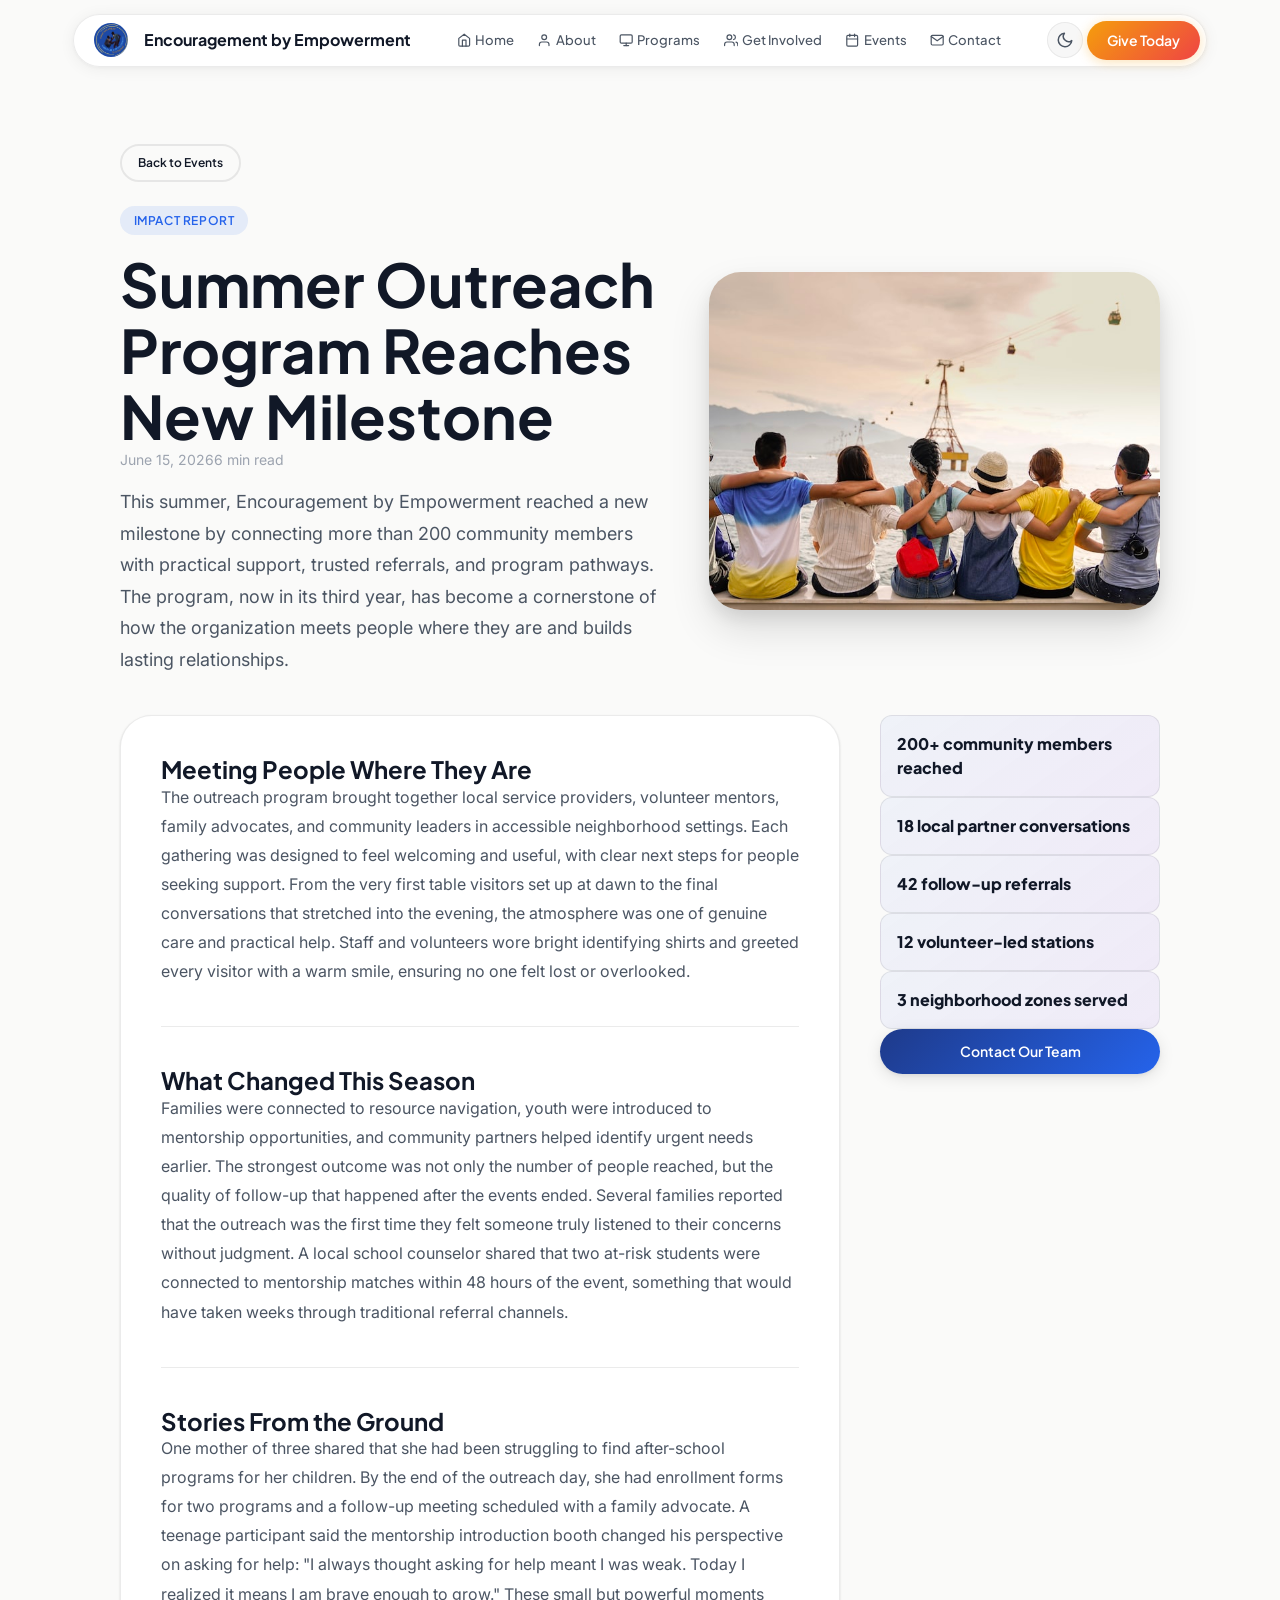
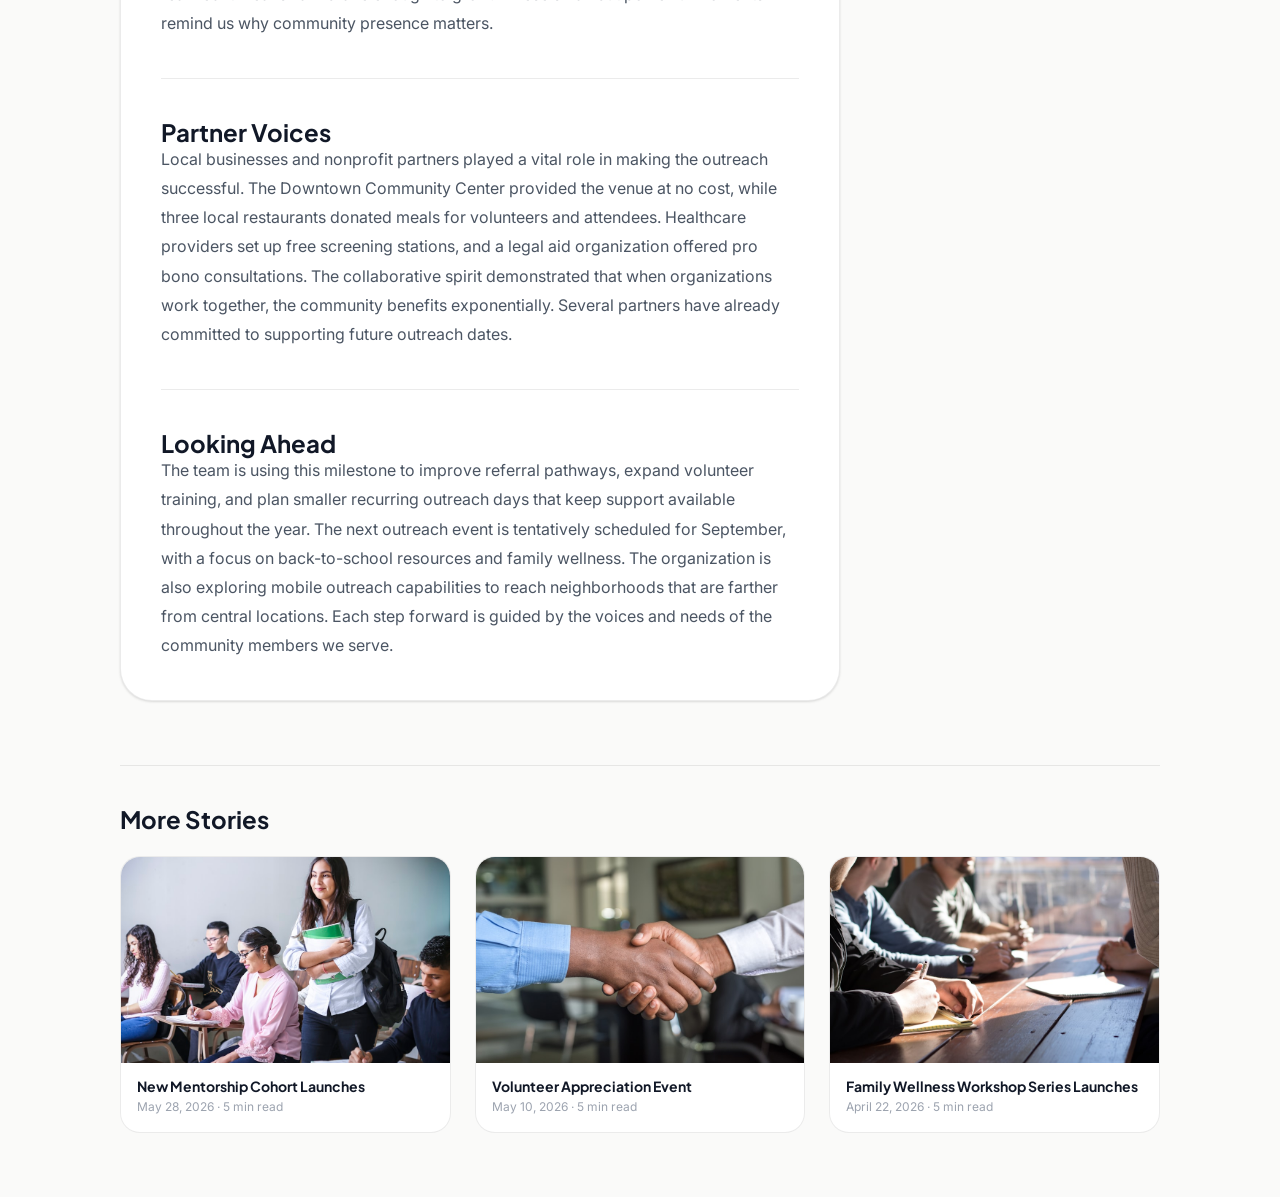
<file: news-detail.html>
<!DOCTYPE html>
<html lang="en" data-theme="light">
<head>
  <meta charset="UTF-8">
  <meta name="viewport" content="width=device-width, initial-scale=1.0">
  <meta name="description" content="Read the latest Encouragement by Empowerment story.">
  <title>News Detail | Encouragement by Empowerment</title>
  <link rel="preconnect" href="https://fonts.googleapis.com">
  <link rel="preconnect" href="https://fonts.gstatic.com" crossorigin>
  <link href="https://fonts.googleapis.com/css2?family=Inter:wght@400;500;600;700;800&family=Plus+Jakarta+Sans:wght@500;600;700;800&family=Playfair+Display:ital,wght@0,400;0,600;0,700;1,400&display=swap" rel="stylesheet">
  <link rel="stylesheet" href="assets/css/tokens.css">
  <link rel="stylesheet" href="assets/css/base.css">
  <link rel="stylesheet" href="assets/css/components.css">
  <link rel="stylesheet" href="assets/css/layout.css">
  <link rel="stylesheet" href="assets/css/animations.css">
  <style>
    .article-shell { max-width: 1040px; margin-inline: auto; }
    .article-hero { display: grid; grid-template-columns: minmax(0, 1fr) minmax(320px, 0.82fr); gap: var(--space-xl); align-items: center; margin-bottom: var(--space-xl); }
    .article-hero img { aspect-ratio: 4 / 3; object-fit: cover; border-radius: var(--radius-xl); box-shadow: var(--shadow-lg); }
    .article-meta { display: flex; flex-wrap: wrap; gap: var(--space-sm); margin-bottom: var(--space-md); color: var(--text-muted); font-size: var(--text-sm); }
    .article-intro { font-size: var(--text-lg); line-height: 1.75; }
    .article-grid { display: grid; grid-template-columns: minmax(0, 1fr) 280px; gap: var(--space-xl); align-items: start; }
    .article-card { padding: var(--space-xl); border: 1px solid var(--border); border-radius: var(--radius-xl); background: var(--bg-surface); box-shadow: var(--shadow-sm); }
    .article-card section + section { margin-top: var(--space-xl); padding-top: var(--space-xl); border-top: 1px solid var(--border); }
    .article-card h2 { font-size: var(--text-2xl); margin-bottom: var(--space-sm); }
    .article-card p { line-height: 1.82; }
    .stat-stack { display: grid; gap: var(--space-sm); position: sticky; top: 110px; }
    .story-stat { padding: var(--space-md); border: 1px solid var(--border); border-radius: var(--radius-md); background: var(--gradient-card); font-family: var(--font-display); font-weight: 800; color: var(--text-primary); }
    .article-error { padding: var(--space-xl); border: 1px solid rgba(239,68,68,0.25); border-radius: var(--radius-lg); background: rgba(239,68,68,0.08); }
    .related-stories { margin-top: var(--space-2xl); padding-top: var(--space-xl); border-top: 1px solid var(--border); }
    .related-stories h3 { margin-bottom: var(--space-lg); }
    .related-grid { display: grid; grid-template-columns: repeat(auto-fill, minmax(280px, 1fr)); gap: var(--space-lg); }
    .related-card { border: 1px solid var(--border); border-radius: var(--radius-lg); overflow: hidden; background: var(--bg-surface); transition: all 0.2s ease; }
    .related-card:hover { border-color: var(--color-primary); box-shadow: var(--shadow-md); transform: translateY(-2px); }
    .related-card img { width: 100%; aspect-ratio: 16/10; object-fit: cover; }
    .related-card-body { padding: var(--space-md); }
    .related-card-body h4 { font-size: var(--text-sm); margin-bottom: var(--space-xs); }
    .related-card-body p { font-size: var(--text-xs); color: var(--text-muted); }
    @media (max-width: 900px) { .article-hero, .article-grid { grid-template-columns: 1fr; } .stat-stack { position: static; } }
  </style>
</head>
<body>
  <a class="skip-link" href="#main-content">Skip to content</a>
  <header class="site-header" role="banner">
    <div class="container nav-wrap">
      <a href="index.html" class="nav-brand"><img src="logo.jpeg" alt="" width="36" height="36"><span>Encouragement by Empowerment</span></a>
      <nav aria-label="Primary navigation">
        <ul id="nav-links" class="nav-links">
          <li class="nav-sidebar-header">
            <a href="index.html" class="nav-sidebar-brand">
              <img src="logo.jpeg" alt="" width="36" height="36">
              <span>Encouragement by Empowerment</span>
            </a>
            <button id="nav-sidebar-close" class="nav-sidebar-close" aria-label="Close navigation menu">&times;</button>
          </li>
          <li><a href="index.html"><svg class="nav-icon" viewBox="0 0 24 24" aria-hidden="true"><path d="M3 9l9-7 9 7v11a2 2 0 01-2 2H5a2 2 0 01-2-2z"/><polyline points="9 22 9 12 15 12 15 22"/></svg>Home</a></li>
          <li><a href="about.html"><svg class="nav-icon" viewBox="0 0 24 24" aria-hidden="true"><path d="M20 21v-2a4 4 0 00-4-4H8a4 4 0 00-4 4v2"/><circle cx="12" cy="7" r="4"/></svg>About</a></li>
          <li><a href="programs.html"><svg class="nav-icon" viewBox="0 0 24 24" aria-hidden="true"><rect x="2" y="3" width="20" height="14" rx="2"/><line x1="8" y1="21" x2="16" y2="21"/><line x1="12" y1="17" x2="12" y2="21"/></svg>Programs</a></li>
          <li><a href="involved.html"><svg class="nav-icon" viewBox="0 0 24 24" aria-hidden="true"><path d="M17 21v-2a4 4 0 00-4-4H5a4 4 0 00-4 4v2"/><circle cx="9" cy="7" r="4"/><path d="M23 21v-2a4 4 0 00-3-3.87"/><path d="M16 3.13a4 4 0 010 7.75"/></svg>Get Involved</a></li>
          <li><a href="events.html"><svg class="nav-icon" viewBox="0 0 24 24" aria-hidden="true"><rect x="3" y="4" width="18" height="18" rx="2"/><line x1="16" y1="2" x2="16" y2="6"/><line x1="8" y1="2" x2="8" y2="6"/><line x1="3" y1="10" x2="21" y2="10"/></svg>Events</a></li>
          <li><a href="contact.html"><svg class="nav-icon" viewBox="0 0 24 24" aria-hidden="true"><path d="M4 4h16c1.1 0 2 .9 2 2v12c0 1.1-.9 2-2 2H4c-1.1 0-2-.9-2-2V6c0-1.1.9-2 2-2z"/><polyline points="22,6 12,13 2,6"/></svg>Contact</a></li>
        </ul>
      </nav>
      <div class="nav-actions">
        <button id="theme-toggle" class="theme-toggle" aria-label="Switch to dark mode"><svg class="moon-icon" viewBox="0 0 24 24" fill="none" stroke="currentColor" stroke-width="2"><path d="M21 12.79A9 9 0 1111.21 3 7 7 0 0021 12.79z"/></svg><svg class="sun-icon" viewBox="0 0 24 24" fill="none" stroke="currentColor" stroke-width="2"><circle cx="12" cy="12" r="5"/></svg></button>
        <a href="donate.html" class="btn btn-accent btn-donate-glow">Give Today</a>
        <button id="nav-toggle" class="nav-toggle" aria-expanded="false" aria-label="Toggle navigation menu"><span></span><span></span><span></span></button>
      </div>
    </div>
  </header>
  <div id="nav-backdrop" class="nav-backdrop"></div>
  </header>

  <main id="main-content">
    <section class="section">
      <div class="container article-shell" id="article-root">
        <div class="article-error">Loading story...</div>
      </div>
    </section>
  </main>

  <script>
  const fallbackStories = [
    {
      slug: 'summer-outreach',
      label: 'Impact Report',
      title: 'Summer Outreach Program Reaches New Milestone',
      date: 'June 15, 2026',
      readTime: '6 min read',
      image: 'assets/images/photo-1529156069898-49953e39b3ac.jpg',
      alt: 'Community outreach event',
      intro: 'This summer, Encouragement by Empowerment reached a new milestone by connecting more than 200 community members with practical support, trusted referrals, and program pathways. The program, now in its third year, has become a cornerstone of how the organization meets people where they are and builds lasting relationships.',
      sections: [
        { heading: 'Meeting People Where They Are', body: 'The outreach program brought together local service providers, volunteer mentors, family advocates, and community leaders in accessible neighborhood settings. Each gathering was designed to feel welcoming and useful, with clear next steps for people seeking support. From the very first table visitors set up at dawn to the final conversations that stretched into the evening, the atmosphere was one of genuine care and practical help. Staff and volunteers wore bright identifying shirts and greeted every visitor with a warm smile, ensuring no one felt lost or overlooked.' },
        { heading: 'What Changed This Season', body: 'Families were connected to resource navigation, youth were introduced to mentorship opportunities, and community partners helped identify urgent needs earlier. The strongest outcome was not only the number of people reached, but the quality of follow-up that happened after the events ended. Several families reported that the outreach was the first time they felt someone truly listened to their concerns without judgment. A local school counselor shared that two at-risk students were connected to mentorship matches within 48 hours of the event, something that would have taken weeks through traditional referral channels.' },
        { heading: 'Stories From the Ground', body: 'One mother of three shared that she had been struggling to find after-school programs for her children. By the end of the outreach day, she had enrollment forms for two programs and a follow-up meeting scheduled with a family advocate. A teenage participant said the mentorship introduction booth changed his perspective on asking for help: "I always thought asking for help meant I was weak. Today I realized it means I am brave enough to grow." These small but powerful moments remind us why community presence matters.' },
        { heading: 'Partner Voices', body: 'Local businesses and nonprofit partners played a vital role in making the outreach successful. The Downtown Community Center provided the venue at no cost, while three local restaurants donated meals for volunteers and attendees. Healthcare providers set up free screening stations, and a legal aid organization offered pro bono consultations. The collaborative spirit demonstrated that when organizations work together, the community benefits exponentially. Several partners have already committed to supporting future outreach dates.' },
        { heading: 'Looking Ahead', body: 'The team is using this milestone to improve referral pathways, expand volunteer training, and plan smaller recurring outreach days that keep support available throughout the year. The next outreach event is tentatively scheduled for September, with a focus on back-to-school resources and family wellness. The organization is also exploring mobile outreach capabilities to reach neighborhoods that are farther from central locations. Each step forward is guided by the voices and needs of the community members we serve.' }
      ],
      stats: ['200+ community members reached', '18 local partner conversations', '42 follow-up referrals', '12 volunteer-led stations', '3 neighborhood zones served']
    },
    {
      slug: 'mentorship-cohort',
      label: 'Mentorship',
      title: 'New Mentorship Cohort Launches',
      date: 'May 28, 2026',
      readTime: '5 min read',
      image: 'assets/images/photo-1571260899304-425eee4c7efc.jpg',
      alt: 'Youth mentorship session',
      intro: 'Twenty new mentor-mentee pairs have begun a guided journey focused on encouragement, academic confidence, and personal goal-setting. This cohort represents the largest group in the program\'s history and reflects growing community trust in the mentorship model.',
      sections: [
        { heading: 'A Strong Start', body: 'The new cohort opened with orientation sessions for mentors, youth, and families. Participants reviewed expectations, communication rhythms, safety practices, and the shared purpose behind the program. Mentors arrived eager to learn, and the youth participants showed a mix of excitement and nervous energy that quickly turned into laughter and connection. Staff emphasized that the program is built on consistency, respect, and the belief that every young person has strengths worth nurturing.' },
        { heading: 'More Than Weekly Check-Ins', body: 'Each match receives a structured support plan with conversation prompts, progress goals, and staff check-ins. The goal is to build consistency while leaving room for each young person\'s voice, interests, and pace. Mentors are trained to recognize that encouragement is not about fixing someone — it is about walking alongside them as they discover their own capacity. The program includes monthly group activities where all pairs come together for shared experiences like cooking workshops, community service projects, and creative expression sessions.' },
        { heading: 'Building Confidence Over Time', body: 'This cohort will focus on school success, leadership habits, and practical life skills. Staff will track progress through participant reflections, family feedback, and mentor reports. Early indicators are promising: 85 percent of youth participants set at least two personal goals during their first session, and mentors reported feeling well-prepared thanks to the comprehensive training program. The 12-week first milestone will include a celebration event where pairs reflect on their journey and share what they have learned.' },
        { heading: 'Mentor Perspectives', body: 'Returning mentors from previous cohorts volunteered to serve as peer coaches for the new group. Their insights about building trust, navigating challenges, and celebrating small wins added depth to the training. One mentor shared: "The first time I met my mentee last year, she barely spoke. By the end of six months, she was leading our group discussion. That transformation is why I keep coming back." These stories of growth fuel the organization\'s commitment to expanding the program.' },
        { heading: 'What Families Are Saying', body: 'Parents and caregivers expressed gratitude for the structured yet flexible approach. One parent noted: "My son has struggled with motivation at school. Having someone who checks in on him regularly and genuinely cares has made a difference we can already see." Another caregiver shared that the mentorship program gave their family a sense of hope they had been missing. Staff emphasized that family engagement is a key component of successful mentorship and encouraged ongoing communication between mentors and households.' }
      ],
      stats: ['20 new mentor pairs', '6 orientation sessions', '12-week first milestone', '85% goal-setting rate', '4 group activities planned']
    },
    {
      slug: 'volunteer-appreciation',
      label: 'Volunteers',
      title: 'Volunteer Appreciation Event',
      date: 'May 10, 2026',
      readTime: '5 min read',
      image: 'assets/images/photo-1521791136064-7986c2920216.jpg',
      alt: 'Volunteer appreciation gathering',
      intro: 'Encouragement by Empowerment celebrated the dedicated volunteers whose steady presence helped expand programs and deepen community care this year. The evening was filled with gratitude, reflection, and a renewed commitment to service.',
      sections: [
        { heading: 'Honoring Steady Service', body: 'The appreciation event recognized mentors, administrative helpers, event volunteers, and outreach supporters. Their work often happens quietly, but it shapes the trust and consistency that community programs depend on. The evening began with a slideshow highlighting moments from the past year — volunteers setting up event spaces, mentoring youth, answering phones, organizing supplies, and showing up in countless unseen ways. Each image was a reminder that meaningful change is built on faithful, repeated acts of care.' },
        { heading: 'The Impact Behind the Hours', body: 'Volunteers helped families navigate resources, supported youth through mentorship, prepared community events, and brought care into everyday details. Their commitment created more capacity for the organization to respond well. Collectively, volunteers contributed over 3,200 hours this year — time that translated directly into program delivery, community connections, and organizational growth. Without this volunteer workforce, many of the programs that serve the community would not be possible.' },
        { heading: 'Awards and Recognitions', body: 'Special recognition was given to volunteers who went above and beyond. The "Heart of Service" award was presented to a mentor who completed over 200 hours of one-on-one youth support. The "Community Bridge" award honored a volunteer who connected the organization with three new partner agencies. The "Rising Star" award recognized a first-year volunteer who quickly became indispensable to the outreach team. Each awardee received a personalized certificate and a handwritten note of thanks from a program participant.' },
        { heading: 'A Growing Volunteer Community', body: 'The next season will include additional training, role-specific support circles, and new volunteer pathways for people who want flexible or remote ways to contribute. The organization is also launching a volunteer mentorship track where experienced volunteers guide newcomers through their first few months. This peer support model has been effective in other areas of the organization and is expected to improve retention and satisfaction among volunteers.' },
        { heading: 'Looking Forward Together', body: 'As the evening concluded, the executive director shared a vision for the coming year: deeper community engagement, expanded programs, and a volunteer community that grows not just in numbers but in impact. "Every hour you give changes someone\'s story," she told the room. "And in changing their story, you change yours too." The applause that followed was not just appreciation — it was agreement. The volunteer community at Encouragement by Empowerment is not just a workforce; it is a family.' }
      ],
      stats: ['75+ active volunteers', '3,200+ hours contributed', '4 service role groups', '3 special awards given', '1 shared mission']
    },
    {
      slug: 'family-wellness-workshop',
      label: 'Family Support',
      title: 'Family Wellness Workshop Series Launches',
      date: 'April 22, 2026',
      readTime: '5 min read',
      image: 'assets/images/photo-1517048676732-d65bc937f952.jpg',
      alt: 'Family wellness workshop in session',
      intro: 'A new four-part Family Wellness Workshop series has launched, offering parents and caregivers practical tools for managing stress, strengthening communication, and building routines that support the whole household.',
      sections: [
        { heading: 'Why Family Wellness Matters', body: 'When families thrive, communities thrive. The Family Wellness Workshop series was developed in response to feedback from parents who asked for more hands-on support in managing the daily pressures of caregiving. Research shows that parental well-being directly impacts children\'s emotional health, academic performance, and sense of security. By equipping parents with practical strategies, the program aims to create a ripple effect of stability and encouragement throughout the family.' },
        { heading: 'What the Workshops Cover', body: 'Each session in the four-part series focuses on a different pillar of family wellness. Session one addresses stress management and self-care for caregivers. Session two explores communication techniques that foster connection rather than conflict. Session three introduces routine-building strategies that reduce household chaos. Session four brings everything together with a family action plan that participants create during the workshop. Materials, handouts, and take-home resources are provided at no cost.' },
        { heading: 'Facilitator Insights', body: 'The workshops are led by trained facilitators who combine professional expertise with lived experience. Lead facilitator Maria Njeri shared: "I became involved in this program because I know what it feels like to struggle silently as a parent. These workshops create a space where parents can be honest, learn from each other, and leave with real tools they can use tonight." The facilitation team includes social workers, counselors, and experienced community advocates.' },
        { heading: 'Participant Feedback', body: 'Early participants have responded enthusiastically. One parent shared: "I came in feeling overwhelmed and left feeling like I had a plan. The communication techniques alone have changed how I talk to my teenager." Another participant noted that the stress management session gave them permission to prioritize their own well-being without guilt. The workshops are designed to be accessible, with childcare provided during sessions and refreshments available.' },
        { heading: 'What Comes Next', body: 'The series will run quarterly, with new topics added based on participant feedback. Upcoming sessions may include financial wellness for families, navigating school systems, and building resilience during transitions. The organization is also exploring an online component to reach families who cannot attend in person. Each iteration of the workshop is an opportunity to deepen the organization\'s understanding of family needs and refine the support offered.' }
      ],
      stats: ['4-part workshop series', '32 parents enrolled in first cohort', '98% would recommend to others', 'Free childcare provided', 'Quarterly schedule planned']
    },
    {
      slug: 'youth-leadership-graduation',
      label: 'Youth Programs',
      title: 'Youth Leadership Program Celebrates First Graduating Class',
      date: 'April 5, 2026',
      readTime: '6 min read',
      image: 'assets/images/photo-1523240795612-9a054b0db644.jpg',
      alt: 'Youth leadership graduates celebrating',
      intro: 'Fifteen young people completed the inaugural Youth Leadership Program, marking a significant milestone for Encouragement by Empowerment\'s commitment to developing the next generation of community leaders.',
      sections: [
        { heading: 'A Program Built on Trust', body: 'The Youth Leadership Program was designed to fill a gap in accessible leadership development for teens who may not have access to traditional opportunities. Over 16 weeks, participants engaged in workshops on public speaking, conflict resolution, project management, and community advocacy. But beyond skills, the program was built on relationships. Mentors and staff created a safe environment where young people could take risks, make mistakes, and grow without fear of judgment.' },
        { heading: 'Capstone Projects', body: 'Each graduate completed a capstone project addressing a real need in their community. Projects ranged from organizing a neighborhood clean-up drive to creating a peer support group for students dealing with family transitions. One participant designed a survey to understand the biggest challenges facing youth in their school and presented the findings to the school board. These projects demonstrated that young people, when given the tools and encouragement, can be powerful agents of change.' },
        { heading: 'Graduation Ceremony', body: 'The graduation ceremony was held at the Eastside Youth Center and attended by families, mentors, community partners, and local leaders. Each graduate received a certificate of completion, a leadership journal, and a letter of recommendation from their mentor. The keynote speaker, a local community organizer who started as a mentee in a similar program, shared her journey from uncertain teenager to community advocate. Several graduates delivered short speeches about what the program meant to them.' },
        { heading: 'Family and Community Impact', body: 'Parents and caregivers expressed profound gratitude. One mother tearfully shared: "My daughter used to say she had nothing to offer. Now she talks about her plans for the future with confidence." Teachers reported that several participants showed improved engagement and confidence in the classroom. The program\'s impact extends beyond the individual graduates — it ripples into families, schools, and neighborhoods.' },
        { heading: 'Scaling the Vision', body: 'Encouragement by Empowerment plans to expand the Youth Leadership Program to serve 30 participants in the next cohort. The organization is recruiting additional mentors, seeking funding for program materials, and exploring partnerships with schools to identify candidates. The success of the first cohort has validated the model and created momentum for growth. Applications for the next cohort will open in August.' }
      ],
      stats: ['15 youth graduated', '16-week program', '15 capstone projects completed', '92% confidence increase reported', 'Next cohort: 30 participants']
    },
    {
      slug: 'community-garden-project',
      label: 'Community Initiative',
      title: 'Community Garden Brings Neighbors Together',
      date: 'March 18, 2026',
      readTime: '4 min read',
      image: 'assets/images/photo-1515187029135-18ee286d815b.jpg',
      alt: 'Community garden project',
      intro: 'What started as a vacant lot has become a thriving community garden, bringing together families, volunteers, and local partners in a shared mission of growth, connection, and nourishment — both physical and social.',
      sections: [
        { heading: 'From Vision to Reality', body: 'The community garden project began when neighbors identified an unused piece of land and envisioned it as a space for growing food and building relationships. Encouragement by Empowerment partnered with the local council, a gardening nonprofit, and a group of dedicated volunteers to transform the space. Over the course of two weekends, raised beds were built, soil was prepared, and the first seeds were planted. The transformation was visible and symbolic — a reminder that neglected spaces can become sources of life and community.' },
        { heading: 'Growing Together', body: 'The garden now features 24 raised beds, a tool shed donated by a local hardware store, a composting station, and a small gathering area with benches and shade. Families are assigned beds and receive guidance on planting, watering, and harvesting. Children are especially enthusiastic — many come after school to check on their plants and help with watering. The garden has become an informal meeting place where neighbors share tips, recipes, and stories.' },
        { heading: 'Health and Nutrition', body: 'A key goal of the garden is to improve access to fresh produce in a neighborhood where affordable healthy food options are limited. Families who participate in the garden program take home vegetables, herbs, and fruits grown in their beds. A nutrition workshop held at the garden taught participants how to prepare simple, healthy meals using garden produce. Several families reported that the garden has changed their eating habits and reduced their grocery expenses.' },
        { heading: 'Building Social Connections', body: 'Beyond food, the garden has cultivated something even more valuable: community. Neighbors who previously had little interaction now collaborate on garden maintenance, share harvests, and organize weekend work parties. An elderly resident shared: "I moved here three years ago and didn\'t know anyone. Now I have friends I see every week at the garden. It gives me a reason to get up in the morning." These connections strengthen the social fabric of the neighborhood.' },
        { heading: 'Future Plans', body: 'The organization plans to add a children\'s learning area, a rainwater collection system, and seasonal planting workshops. A small farmers\' market is being explored as a way for garden participants to sell surplus produce and generate modest income. The garden project demonstrates that community development does not always require large budgets — sometimes, it starts with soil, seeds, and the willingness to show up together.' }
      ],
      stats: ['24 raised beds planted', '18 families participating', '3 community workshops held', '40+ lbs of produce harvested', 'Weekly garden meetups']
    },
    {
      slug: 'volunteer-training-expansion',
      label: 'Volunteers',
      title: 'Volunteer Training Program Expanded to Include Remote Opportunities',
      date: 'February 28, 2026',
      readTime: '4 min read',
      image: 'assets/images/photo-1511895426328-dc8714191300.jpg',
      alt: 'Volunteers in training session',
      intro: 'Encouragement by Empowerment has expanded its volunteer training program to include remote and flexible roles, making it easier for people from all backgrounds and situations to contribute to the mission.',
      sections: [
        { heading: 'Removing Barriers to Service', body: 'Many people want to volunteer but face barriers such as transportation, scheduling conflicts, or caregiving responsibilities. Recognizing this, the organization developed a new training curriculum that prepares volunteers for remote roles including phone-based mentoring, virtual event support, content creation, data entry, and social media management. This expansion allows the organization to tap into a wider pool of talent and dedication.' },
        { heading: 'Training Structure', body: 'The new training program mirrors the in-person curriculum in quality and thoroughness. Volunteers complete online modules covering the organization\'s mission, communication standards, safety protocols, and role-specific skills. Live training sessions are held via video conference, allowing volunteers to ask questions and connect with staff and fellow volunteers. The program includes a mentorship pairing where new remote volunteers are connected with experienced team members for their first month.' },
        { heading: 'Early Success Stories', body: 'Since launching, 15 volunteers have completed the remote training and begun serving in various capacities. One volunteer, a stay-at-home parent, now manages the organization\'s social media accounts during naptime hours. Another volunteer, who lives in a different city, provides phone-based check-ins for program participants. These stories illustrate that meaningful service does not require physical presence — it requires commitment, compassion, and the right support.' },
        { heading: 'Quality and Accountability', body: 'Remote volunteers are held to the same standards as in-person team members. Regular check-ins, performance reviews, and feedback sessions ensure that the quality of service remains high. The organization has invested in project management tools and communication platforms to keep remote volunteers connected and informed. Staff emphasize that distance does not diminish the importance of the work — it simply changes the method of delivery.' },
        { heading: 'Invitation to Serve', body: 'The organization encourages anyone interested in volunteering to explore both in-person and remote options. "We believe that everyone has something to offer," said the volunteer coordinator. "Whether you can give two hours a week from your couch or a full day at an event, there is a place for you here." Information about available roles and the training process is available on the Get Involved page.' }
      ],
      stats: ['15 remote volunteers trained', '5 new remote role types', '100% online training completion', 'Flexible scheduling available', '24/7 volunteer support']
    },
    {
      slug: 'partnership-health-clinic',
      label: 'Community Impact',
      title: 'New Partnership Brings Free Health Screenings to Community Events',
      date: 'February 10, 2026',
      readTime: '4 min read',
      image: 'assets/images/photo-1559027615-cd4628902d4a.jpg',
      alt: 'Health screening at community event',
      intro: 'A new partnership with Riverside Health Clinic is bringing free health screenings, wellness consultations, and preventive care resources directly to community events organized by Encouragement by Empowerment.',
      sections: [
        { heading: 'Addressing a Critical Need', body: 'Many community members face barriers to accessing basic healthcare, including cost, transportation, and lack of insurance. By embedding health services into existing community events, the partnership removes these barriers and meets people in familiar, welcoming environments. The initiative was born from a conversation at a community resource fair, where healthcare providers and program staff identified a shared goal of making wellness more accessible.' },
        { heading: 'What the Partnership Offers', body: 'At each community event, Riverside Health Clinic provides free blood pressure checks, blood sugar screenings, BMI assessments, and basic health consultations. Staff also distribute informational materials on nutrition, mental health resources, and preventive care. For participants who need follow-up care, the clinic offers discounted appointments and helps navigate insurance options. The service is available to everyone, regardless of age, background, or insurance status.' },
        { heading: 'Impact in Numbers', body: 'Since the partnership began three months ago, over 150 individuals have received free health screenings at community events. Seven participants were identified with previously undiagnosed high blood pressure and referred for follow-up care. Four individuals were connected to mental health services they had been seeking but unable to access. These numbers represent real lives changed through proactive, community-based care.' },
        { heading: 'Building Trust Through Presence', body: 'Healthcare providers at the events emphasize building rapport rather than rushing through screenings. "We take the time to listen," said one clinic nurse. "Sometimes people just need someone to explain what the numbers mean and what steps they can take. That conversation can be life-changing." This approach aligns with the values of Encouragement by Empowerment, which prioritizes trust, dignity, and genuine care in every interaction.' },
        { heading: 'Expanding the Model', body: 'Both organizations are exploring ways to expand the partnership, including adding dental screenings, vision checks, and children\'s wellness stations at future events. A quarterly health-focused community day is being planned for later in the year. The partnership demonstrates the power of cross-sector collaboration in addressing complex community needs.' }
      ],
      stats: ['150+ free screenings provided', '7 early diagnoses identified', '4 mental health referrals', '3 events with clinic presence', 'Quarterly health days planned']
    }
  ];

  function renderStory(story) {
    const root = document.getElementById('article-root');
    document.title = story.title + ' | Encouragement by Empowerment';
    const otherStories = fallbackStories.filter(s => s.slug !== story.slug).slice(0, 3);
    root.innerHTML = `
      <a href="events.html" class="btn btn-ghost btn-sm" style="margin-bottom: var(--space-lg);">Back to Events</a>
      <div class="article-hero fade-up">
        <div>
          <span class="eyebrow">${story.label}</span>
          <h1>${story.title}</h1>
          <div class="article-meta"><span>${story.date}</span><span>${story.readTime}</span></div>
          <p class="article-intro">${story.intro}</p>
        </div>
        <img src="${story.image}" alt="${story.alt}" loading="lazy">
      </div>
      <div class="article-grid fade-up">
        <article class="article-card">
          ${story.sections.map(section => '<section><h2>' + section.heading + '</h2><p>' + section.body + '</p></section>').join('')}
        </article>
        <aside class="stat-stack" aria-label="Story highlights">
          ${story.stats.map(stat => '<div class="story-stat">' + stat + '</div>').join('')}
          <a href="contact.html" class="btn btn-primary" style="width: 100%;">Contact Our Team</a>
        </aside>
      </div>
      <div class="related-stories fade-up">
        <h3>More Stories</h3>
        <div class="related-grid">
          ${otherStories.map(s => '<a href="news-detail.html?story=' + s.slug + '" class="related-card"><img src="' + s.image + '" alt="' + s.alt + '" loading="lazy"><div class="related-card-body"><h4>' + s.title + '</h4><p>' + s.date + ' &middot; ' + s.readTime + '</p></div></a>').join('')}
        </div>
      </div>
    `;
  }

  function loadStory() {
    const slug = new URLSearchParams(window.location.search).get('story') || 'summer-outreach';
    const story = fallbackStories.find(item => item.slug === slug) || fallbackStories[0];
    renderStory(story);
  }
  loadStory();
  </script>
  <script src="assets/js/theme.js" defer></script>
  <script src="assets/js/nav.js" defer></script>
  <script src="assets/js/animations.js" defer></script>
</body>
</html>
</file>
<file: assets/css/tokens.css>
/* === ENCOURAGEMENT BY EMPOWERMENT — DESIGN TOKENS (PREMIUM) === */
:root {
  /* Brand Core */
  --color-primary:        #2563EB;
  --color-primary-light:  #60A5FA;
  --color-primary-dark:   #1D4ED8;
  --color-secondary:      #7C3AED;
  --color-secondary-light:#A78BFA;
  --color-accent:         #F59E0B;
  --color-accent-warm:    #EF4444;
  --color-success:        #10B981;
  --color-info:           #06B6D4;

  /* Light Theme */
  --bg-base:              #FAFAF9;
  --bg-surface:           #FFFFFF;
  --bg-elevated:          #F3F4F6;
  --bg-glass:             rgba(255,255,255,0.72);
  --text-primary:         #111827;
  --text-secondary:       #4B5563;
  --text-muted:           #9CA3AF;
  --border:               rgba(0,0,0,0.08);
  --border-light:         rgba(0,0,0,0.04);

  /* Dark Theme (overridden by [data-theme="dark"]) */
  --bg-base-dark:         #0D1117;
  --bg-surface-dark:      #161B22;
  --bg-elevated-dark:     #21262D;
  --bg-glass-dark:        rgba(22,27,34,0.82);
  --text-primary-dark:    #F0F6FC;
  --text-secondary-dark:  #8B949E;
  --text-muted-dark:      #6B7280;
  --border-dark:          rgba(255,255,255,0.08);
  --border-light-dark:    rgba(255,255,255,0.03);

  /* Premium Gradients */
  --gradient-hero:        linear-gradient(135deg, #1E3A8A 0%, #7C3AED 40%, #2563EB 100%);
  --gradient-hero-alt:    linear-gradient(160deg, #0F172A 0%, #1E3A8A 30%, #7C3AED 70%, #2563EB 100%);
  --gradient-cta:         linear-gradient(135deg, #F59E0B 0%, #EF4444 100%);
  --gradient-cta-alt:     linear-gradient(135deg, #F59E0B 0%, #EC4899 50%, #EF4444 100%);
  --gradient-card:        linear-gradient(145deg, rgba(37,99,235,0.05), rgba(124,58,237,0.08));
  --gradient-card-hover:  linear-gradient(145deg, rgba(37,99,235,0.1), rgba(124,58,237,0.15));
  --gradient-navy:        linear-gradient(135deg, #1E3A8A, #2563EB);
  --gradient-purple:      linear-gradient(135deg, #7C3AED, #2563EB);
  --gradient-warm:        linear-gradient(135deg, #F59E0B, #EF4444);
  --gradient-cool:        linear-gradient(135deg, #06B6D4, #2563EB);
  --gradient-glass:       linear-gradient(145deg, rgba(255,255,255,0.25), rgba(255,255,255,0.05));

  /* Premium Shadows */
  --shadow-sm:  0 1px 3px rgba(0,0,0,0.08), 0 1px 2px rgba(0,0,0,0.06);
  --shadow-md:  0 4px 16px rgba(0,0,0,0.10), 0 2px 4px rgba(0,0,0,0.06);
  --shadow-lg:  0 20px 40px rgba(0,0,0,0.12), 0 8px 16px rgba(0,0,0,0.08);
  --shadow-xl:  0 25px 50px rgba(0,0,0,0.15), 0 12px 24px rgba(0,0,0,0.10);
  --shadow-2xl: 0 35px 60px rgba(0,0,0,0.18), 0 15px 30px rgba(0,0,0,0.12);
  --shadow-glow: 0 0 30px rgba(37,99,235,0.25);
  --shadow-glow-accent: 0 0 30px rgba(245,158,11,0.25);
  --shadow-inner: inset 0 2px 4px rgba(0,0,0,0.05);

  /* Spacing Scale */
  --space-xs:   0.25rem;
  --pace-sm:   0.5rem;
  --space-md:   1rem;
  --space-lg:   1.5rem;
  --space-xl:   2.5rem;
  --space-2xl:  4rem;
  --space-3xl:  6rem;
  --space-4xl:  8rem;

  /* Border Radius */
  --radius-sm:  6px;
  --radius-md:  12px;
  --radius-lg:  20px;
  --radius-xl:  32px;
  --radius-2xl: 48px;
  --radius-full: 9999px;

  /* Transitions & Easing */
  --ease-out-expo: cubic-bezier(0.16, 1, 0.3, 1);
  --ease-in-out:   cubic-bezier(0.4, 0, 0.2, 1);
  --ease-spring:   cubic-bezier(0.34, 1.56, 0.64, 1);
  --ease-bounce:   cubic-bezier(0.68, -0.55, 0.265, 1.55);
  --ease-smooth:   cubic-bezier(0.23, 1, 0.32, 1);
  --duration-fast: 150ms;
  --duration-base: 300ms;
  --duration-slow: 600ms;
  --duration-xl:   900ms;

  /* Typography */
  --font-display: 'Plus Jakarta Sans', system-ui, sans-serif;
  --font-body:    'Inter', system-ui, sans-serif;
  --font-accent:  'Playfair Display', Georgia, serif;
  --font-mono:    'JetBrains Mono', 'Fira Code', monospace;

  --text-xs:   0.75rem;
  --text-sm:   0.875rem;
  --text-base: 1rem;
  --text-lg:   1.125rem;
  --text-xl:   1.25rem;
  --text-2xl:  1.5rem;
  --text-3xl:  1.875rem;
  --text-4xl:  2.25rem;
  --text-5xl:  3rem;
  --text-6xl:  3.75rem;
  --text-7xl:  4.5rem;
  --text-8xl:  6rem;

  --leading-tight:  1.1;
  --leading-snug:   1.25;
  --leading-normal: 1.5;
  --leading-relaxed:1.625;
  --leading-loose:  2;

  --tracking-tight:  -0.04em;
  --tracking-normal: -0.01em;
  --tracking-wide:   0.05em;
  --tracking-widest: 0.15em;

  /* Z-Index Scale */
  --z-base:      1;
  --z-dropdown:  100;
  --z-sticky:    200;
  --z-overlay:   500;
  --z-modal:     1000;
  --z-toast:     5000;

  /* Breakpoints (for reference) */
  --bp-sm:  640px;
  --bp-md:  768px;
  --bp-lg:  1024px;
  --bp-xl:  1280px;
  --bp-2xl: 1536px;
}

/* Dark Theme Overrides */
[data-theme="dark"] {
  --bg-base:     var(--bg-base-dark);
  --bg-surface:  var(--bg-surface-dark);
  --bg-elevated: var(--bg-elevated-dark);
  --bg-glass:    var(--bg-glass-dark);
  --text-primary:   var(--text-primary-dark);
  --text-secondary: var(--text-secondary-dark);
  --text-muted:     var(--text-muted-dark);
  --border:      var(--border-dark);
  --border-light: var(--border-light-dark);
  --shadow-sm:  0 1px 3px rgba(0,0,0,0.3), 0 1px 2px rgba(0,0,0,0.2);
  --shadow-md:  0 4px 16px rgba(0,0,0,0.4), 0 2px 4px rgba(0,0,0,0.3);
  --shadow-lg:  0 20px 40px rgba(0,0,0,0.5), 0 8px 16px rgba(0,0,0,0.3);
  --shadow-xl:  0 25px 50px rgba(0,0,0,0.6), 0 12px 24px rgba(0,0,0,0.4);
  --shadow-2xl: 0 35px 60px rgba(0,0,0,0.7), 0 15px 30px rgba(0,0,0,0.5);
  --gradient-card: linear-gradient(145deg, rgba(37,99,235,0.1), rgba(124,58,237,0.12));
  --gradient-card-hover: linear-gradient(145deg, rgba(37,99,235,0.18), rgba(124,58,237,0.22));
  --shadow-glow: 0 0 40px rgba(37,99,235,0.15);
  --shadow-glow-accent: 0 0 40px rgba(245,158,11,0.15);
}

/* Reduced Motion */
@media (prefers-reduced-motion: reduce) {
  :root {
    --duration-fast: 0ms;
    --duration-base: 0ms;
    --duration-slow: 0ms;
    --duration-xl: 0ms;
  }
}
</file>
<file: assets/css/base.css>
/* === BASE RESET & TYPOGRAPHY === */
*,
*::before,
*::after {
  box-sizing: border-box;
  margin: 0;
  padding: 0;
}

html {
  scroll-behavior: smooth;
  scroll-padding-top: 90px;
  transition: background-color var(--duration-base) ease, color var(--duration-base) ease;
}

body {
  font-family: var(--font-body);
  font-size: var(--text-base);
  line-height: var(--leading-normal);
  color: var(--text-primary);
  background-color: var(--bg-base);
  -webkit-font-smoothing: antialiased;
  -moz-osx-font-smoothing: grayscale;
  padding-top: 80px;
  transition: background-color var(--duration-base) ease, color var(--duration-base) ease;
}

img {
  display: block;
  width: 100%;
  height: auto;
}

a {
  color: var(--color-primary);
  text-decoration: none;
  transition: color var(--duration-fast) ease;
}

a:hover {
  color: var(--color-secondary);
}

h1, h2, h3, h4, h5, h6 {
  font-family: var(--font-display);
  line-height: var(--leading-tight);
  color: var(--text-primary);
  font-weight: 700;
}

h1 { font-size: clamp(2rem, 6vw, var(--text-6xl)); }
h2 { font-size: clamp(1.5rem, 4vw, var(--text-4xl)); }
h3 { font-size: clamp(1.25rem, 3vw, var(--text-2xl)); }
h4 { font-size: var(--text-xl); }

p {
  color: var(--text-secondary);
  margin-bottom: var(--space-md);
}

p:last-child {
  margin-bottom: 0;
}

ul, ol {
  padding-left: 1.25rem;
  color: var(--text-secondary);
}

::selection {
  background: var(--color-primary);
  color: white;
}

[data-theme="dark"] ::selection {
  background: var(--color-primary-light);
  color: #0D1117;
}

/* Skip Link */
.skip-link {
  position: absolute;
  top: -100%;
  left: var(--space-md);
  z-index: 10000;
  background: var(--color-primary);
  color: white;
  font-family: var(--font-display);
  font-weight: 600;
  padding: var(--space-sm) var(--space-md);
  border-radius: var(--radius-sm);
  text-decoration: none;
  transition: top var(--duration-fast) ease;
}

.skip-link:focus {
  top: var(--space-md);
}

/* Focus Styles */
:focus-visible {
  outline: 2px solid var(--color-primary);
  outline-offset: 2px;
  border-radius: var(--radius-sm);
}

/* Reduced Motion */
@media (prefers-reduced-motion: reduce) {
  *, *::before, *::after {
    animation-duration: 0.01ms !important;
    animation-iteration-count: 1 !important;
    transition-duration: 0.01ms !important;
    scroll-behavior: auto !important;
  }
}
</file>
<file: assets/css/components.css>
/* === COMPONENT STYLES === */

/* Container */
.container {
  width: min(1200px, 92%);
  max-width: 100%;
  margin-inline: auto;
}

/* Buttons */
.btn {
  display: inline-flex;
  align-items: center;
  justify-content: center;
  gap: var(--space-sm);
  font-family: var(--font-display);
  font-weight: 600;
  font-size: var(--text-sm);
  padding: 0.75rem 1.5rem;
  border: none;
  border-radius: var(--radius-full);
  cursor: pointer;
  text-decoration: none;
  position: relative;
  overflow: hidden;
  transition: transform var(--duration-fast) var(--ease-spring),
              box-shadow var(--duration-fast) ease,
              background var(--duration-fast) ease,
              color var(--duration-fast) ease;
  white-space: nowrap;
  max-width: 100%;
  text-align: center;
}

.btn:hover {
  transform: translateY(-2px);
}

.btn:active {
  transform: translateY(0) scale(0.97);
}

/* Button Ripple overlays — always active on .btn */
.btn::after {
  content: '';
  position: absolute;
  inset: 0;
  background: radial-gradient(circle at var(--ripple-x, 50%) var(--ripple-y, 50%), 
              rgba(255,255,255,0.3) 0%, transparent 60%);
  opacity: 0;
  transition: opacity var(--duration-fast) ease;
  pointer-events: none;
  border-radius: inherit;
}

.btn:hover::after {
  opacity: 1;
}

.btn-primary {
  background: var(--gradient-navy);
  color: white;
  box-shadow: var(--shadow-md);
}

.btn-primary:hover {
  box-shadow: var(--shadow-lg);
  color: white;
}

.btn-accent {
  background: var(--gradient-warm);
  color: white;
  box-shadow: var(--shadow-md);
}

.btn-accent:hover {
  box-shadow: var(--shadow-lg);
  color: white;
}

.btn-secondary {
  background: transparent;
  color: var(--color-primary);
  border: 2px solid var(--color-primary);
}

.btn-secondary:hover {
  background: var(--color-primary);
  color: white;
}

.btn-ghost {
  background: transparent;
  color: var(--text-primary);
  border: 2px solid var(--border);
}

.btn-ghost:hover {
  border-color: var(--color-primary);
  color: var(--color-primary);
}

.btn-lg {
  padding: 1rem 2rem;
  font-size: var(--text-base);
}

.btn-sm {
  padding: 0.5rem 1rem;
  font-size: var(--text-xs);
}

.btn-icon {
  width: 1rem;
  height: 1rem;
  flex-shrink: 0;
  stroke: currentColor;
  fill: none;
  stroke-width: 2;
  stroke-linecap: round;
  stroke-linejoin: round;
}

/* Glass Card */
.glass-card {
  background: var(--bg-glass);
  backdrop-filter: blur(20px) saturate(180%);
  -webkit-backdrop-filter: blur(20px) saturate(180%);
  border: 1px solid var(--border);
  border-radius: var(--radius-lg);
  transition: transform var(--duration-base) var(--ease-spring),
              box-shadow var(--duration-base) ease;
}

.glass-card:hover {
  transform: translateY(-4px);
  box-shadow: var(--shadow-lg);
}

/* Card base */
.card {
  background: var(--bg-surface);
  border: 1px solid var(--border);
  border-radius: var(--radius-lg);
  overflow: hidden;
  transition: transform var(--duration-base) var(--ease-spring),
              box-shadow var(--duration-base) ease;
}

.card:hover {
  transform: translateY(-4px);
  box-shadow: var(--shadow-lg);
}

/* Section */
.section {
  padding: var(--space-2xl) 0;
}

.section-heading {
  max-width: 700px;
  margin-bottom: var(--space-xl);
  text-align: center;
  margin-inline: auto;
}

.section-heading h2 {
  margin-bottom: var(--space-sm);
}

.section-heading p {
  font-size: var(--text-lg);
  color: var(--text-secondary);
  max-width: 580px;
  margin-inline: auto;
}

/* Badge / Eyebrow */
.eyebrow {
  display: inline-flex;
  align-items: center;
  font-family: var(--font-display);
  font-size: var(--text-xs);
  font-weight: 600;
  letter-spacing: var(--tracking-wide);
  text-transform: uppercase;
  color: var(--color-primary);
  background: rgba(37, 99, 235, 0.1);
  padding: 0.35rem 0.85rem;
  border-radius: var(--radius-full);
  margin-bottom: var(--space-md);
}

[data-theme="dark"] .eyebrow {
  background: rgba(96, 165, 250, 0.15);
  color: var(--color-primary-light);
}

/* Form Elements */
.form-group {
  margin-bottom: var(--space-lg);
}

.form-label {
  display: block;
  font-family: var(--font-display);
  font-weight: 600;
  font-size: var(--text-sm);
  color: var(--text-primary);
  margin-bottom: var(--space-xs);
}

.form-input,
.form-textarea,
.form-select {
  width: 100%;
  padding: 0.85rem 1rem;
  font-family: var(--font-body);
  font-size: var(--text-base);
  color: var(--text-primary);
  background: var(--bg-surface);
  border: 1.5px solid var(--border);
  border-radius: var(--radius-md);
  transition: border-color var(--duration-fast) ease,
              box-shadow var(--duration-fast) ease;
}

.form-input:focus,
.form-textarea:focus,
.form-select:focus {
  outline: none;
  border-color: var(--color-primary);
  box-shadow: 0 0 0 3px rgba(37, 99, 235, 0.15);
}

.form-input::placeholder,
.form-textarea::placeholder {
  color: var(--text-muted);
}

.form-textarea {
  resize: vertical;
  min-height: 120px;
}

.form-error {
  color: var(--color-accent-warm);
  font-size: var(--text-xs);
  font-weight: 500;
  margin-top: var(--space-xs);
}

.form-success {
  background: rgba(16, 185, 129, 0.1);
  border: 1px solid rgba(16, 185, 129, 0.3);
  border-radius: var(--radius-md);
  padding: var(--space-md);
  color: #059669;
  font-weight: 500;
  text-align: center;
}

/* Form Inline Message */
.form-inline-message {
  display: flex;
  align-items: center;
  gap: var(--space-md);
  padding: var(--space-lg);
  border-radius: var(--radius-md);
  margin-top: var(--space-md);
  font-weight: 500;
  line-height: 1.5;
  animation: formMsgSlideIn 0.4s var(--ease-out-expo);
}

.form-inline-message.form-success {
  background: rgba(16, 185, 129, 0.08);
  border: 1.5px solid rgba(16, 185, 129, 0.25);
  color: #059669;
}

.form-inline-message.form-error {
  background: rgba(239, 68, 68, 0.08);
  border: 1.5px solid rgba(239, 68, 68, 0.25);
  color: #DC2626;
}

.form-inline-msg-icon {
  width: 48px;
  height: 48px;
  border-radius: 50%;
  display: flex;
  align-items: center;
  justify-content: center;
  flex-shrink: 0;
}

.form-inline-message.form-success .form-inline-msg-icon {
  background: rgba(16, 185, 129, 0.12);
  color: #10B981;
}

.form-inline-message.form-error .form-inline-msg-icon {
  background: rgba(239, 68, 68, 0.12);
  color: #EF4444;
}

.form-inline-msg-icon svg {
  width: 24px;
  height: 24px;
  stroke: currentColor;
  fill: none;
  stroke-width: 2;
  stroke-linecap: round;
  stroke-linejoin: round;
}

.form-inline-msg-body h4 {
  font-family: var(--font-display);
  font-size: var(--text-base);
  font-weight: 700;
  margin-bottom: 0.2rem;
}

.form-inline-msg-body p {
  font-size: var(--text-sm);
  font-weight: 400;
  opacity: 0.85;
  margin: 0;
}

[data-theme="dark"] .form-inline-message.form-success {
  background: rgba(16, 185, 129, 0.1);
  border-color: rgba(16, 185, 129, 0.3);
  color: #34D399;
}

[data-theme="dark"] .form-inline-message.form-error {
  background: rgba(239, 68, 68, 0.1);
  border-color: rgba(239, 68, 68, 0.3);
  color: #F87171;
}

@keyframes formMsgSlideIn {
  from { opacity: 0; transform: translateY(12px) scale(0.97); }
  to { opacity: 1; transform: translateY(0) scale(1); }
}

/* Pill Tags */
.pill {
  display: inline-flex;
  align-items: center;
  font-family: var(--font-display);
  font-size: var(--text-xs);
  font-weight: 600;
  padding: 0.25rem 0.75rem;
  border-radius: var(--radius-full);
  background: var(--bg-elevated);
  color: var(--text-secondary);
}

.pill-primary {
  background: rgba(37, 99, 235, 0.1);
  color: var(--color-primary);
}

.pill-accent {
  background: rgba(245, 158, 11, 0.1);
  color: var(--color-accent);
}

/* Page Hero */
.page-hero {
  padding: var(--space-2xl) 0 var(--space-xl);
  text-align: center;
  position: relative;
}

.page-hero h1 {
  margin-bottom: var(--space-md);
  font-size: clamp(2rem, 5vw, var(--text-5xl));
}

.page-hero p {
  font-size: var(--text-lg);
  max-width: 600px;
  margin-inline: auto;
  color: var(--text-secondary);
}

/* Breadcrumb */
.breadcrumb {
  display: flex;
  align-items: center;
  gap: var(--space-sm);
  font-size: var(--text-sm);
  color: var(--text-muted);
  margin-bottom: var(--space-md);
  justify-content: center;
}

.breadcrumb a {
  color: var(--text-muted);
}

.breadcrumb a:hover {
  color: var(--color-primary);
}

.breadcrumb span {
  color: var(--text-secondary);
  font-weight: 500;
}

.breadcrumb-sep {
  color: var(--text-muted);
}

/* Counter */
.counter-value {
  font-family: var(--font-display);
  font-size: clamp(2rem, 5vw, var(--text-5xl));
  font-weight: 800;
  line-height: 1;
  color: var(--color-primary);
  margin-bottom: var(--space-xs);
}

.counter-label {
  font-size: var(--text-sm);
  color: var(--text-secondary);
  font-weight: 500;
}

/* Donate Button Glow */
.btn-donate-glow {
  position: relative;
  overflow: hidden;
  padding: 0.55rem 1.25rem;
  font-size: var(--text-sm);
  border-radius: var(--radius-full);
  background: var(--gradient-warm);
  color: white;
  box-shadow: 0 2px 12px rgba(245, 158, 11, 0.3);
  transition: transform var(--duration-fast) var(--ease-spring),
              box-shadow var(--duration-fast) ease;
}

.btn-donate-glow:hover {
  transform: translateY(-1px);
  box-shadow: 0 4px 20px rgba(245, 158, 11, 0.4);
  color: white;
}

.btn-donate-glow::after {
  content: '';
  position: absolute;
  inset: -2px;
  border-radius: inherit;
  background: var(--gradient-warm);
  z-index: -1;
  animation: glowPulse 2s ease-in-out infinite;
}

@keyframes glowPulse {
  0%, 100% { opacity: 0.3; filter: blur(6px); }
  50% { opacity: 0.6; filter: blur(10px); }
}

/* Loading Bar */
.loading-bar {
  position: fixed;
  top: 0;
  left: 0;
  width: 100%;
  height: 3px;
  z-index: 9999;
  background: transparent;
  pointer-events: none;
}

.loading-bar::after {
  content: '';
  display: block;
  height: 100%;
  width: 0;
  background: var(--gradient-navy);
  animation: loadingProgress 2s ease-in-out infinite;
}

@keyframes loadingProgress {
  0% { width: 0; margin-left: 0; }
  50% { width: 60%; margin-left: 20%; }
  100% { width: 0; margin-left: 100%; }
}

/* Back to Top */
.back-to-top {
  position: fixed;
  bottom: 2rem;
  right: 2rem;
  z-index: 100;
  width: 48px;
  height: 48px;
  border-radius: 50%;
  background: var(--bg-surface);
  border: 1px solid var(--border);
  box-shadow: var(--shadow-md);
  display: flex;
  align-items: center;
  justify-content: center;
  cursor: pointer;
  opacity: 0;
  transform: translateY(20px);
  pointer-events: none;
  transition: opacity var(--duration-base) ease,
              transform var(--duration-base) var(--ease-spring),
              box-shadow var(--duration-fast) ease;
  color: var(--text-secondary);
}

.back-to-top.visible {
  opacity: 1;
  transform: translateY(0);
  pointer-events: auto;
}

.back-to-top:hover {
  box-shadow: var(--shadow-lg);
  color: var(--color-primary);
  transform: translateY(-2px);
}

.back-to-top svg {
  width: 20px;
  height: 20px;
  stroke: currentColor;
  fill: none;
  stroke-width: 2;
  stroke-linecap: round;
  stroke-linejoin: round;
}

/* Toast */
.toast-container {
  position: fixed;
  bottom: 2rem;
  right: 2rem;
  z-index: 5000;
  display: flex;
  flex-direction: column;
  gap: var(--space-sm);
  pointer-events: none;
}

.toast {
  pointer-events: auto;
  background: var(--bg-surface);
  border: 1px solid var(--border);
  border-radius: var(--radius-md);
  box-shadow: var(--shadow-lg);
  padding: var(--space-md) var(--space-lg);
  display: flex;
  align-items: center;
  gap: var(--space-sm);
  max-width: 380px;
  animation: toastSlideIn 0.3s var(--ease-out-expo);
  font-size: var(--text-sm);
  color: var(--text-primary);
}

.toast-icon {
  width: 20px;
  height: 20px;
  flex-shrink: 0;
}

.toast-success .toast-icon { color: #10B981; }
.toast-error .toast-icon { color: #EF4444; }
.toast-info .toast-icon { color: var(--color-primary); }

.toast-exit {
  animation: toastSlideOut 0.3s var(--ease-in-out) forwards;
}

@keyframes toastSlideIn {
  from { opacity: 0; transform: translateX(100px); }
  to { opacity: 1; transform: translateX(0); }
}

@keyframes toastSlideOut {
  from { opacity: 1; transform: translateX(0); }
  to { opacity: 0; transform: translateX(100px); }
}

/* Grid System */
.grid-2 { display: grid; grid-template-columns: repeat(2, minmax(0, 1fr)); gap: var(--space-lg); }
.grid-3 { display: grid; grid-template-columns: repeat(3, minmax(0, 1fr)); gap: var(--space-lg); }
.grid-4 { display: grid; grid-template-columns: repeat(4, minmax(0, 1fr)); gap: var(--space-lg); }

@media (max-width: 1024px) {
  .grid-3 { grid-template-columns: repeat(2, minmax(0, 1fr)); }
  .grid-4 { grid-template-columns: repeat(2, minmax(0, 1fr)); }
}

@media (max-width: 640px) {
  .grid-2, .grid-3, .grid-4 { grid-template-columns: minmax(0, 1fr); }

  .btn {
    white-space: normal;
  }
}

/* Section Divider */
.section-divider {
  width: 60px;
  height: 4px;
  border-radius: var(--radius-full);
  background: var(--gradient-navy);
  margin: var(--space-md) auto;
}

/* Hero Blob Backgrounds */
.hero-blob {
  position: absolute;
  border-radius: 50%;
  filter: blur(80px);
  opacity: 0.3;
  pointer-events: none;
}

.hero-blob-1 {
  width: 500px;
  height: 500px;
  background: var(--color-primary);
  top: -10%;
  right: -10%;
  animation: blobFloat 12s ease-in-out infinite;
}

.hero-blob-2 {
  width: 400px;
  height: 400px;
  background: var(--color-secondary);
  bottom: -10%;
  left: -5%;
  animation: blobFloat 15s ease-in-out infinite 2s;
}

.hero-blob-3 {
  width: 300px;
  height: 300px;
  background: var(--color-accent);
  top: 40%;
  left: 50%;
  animation: blobFloat 18s ease-in-out infinite 1s;
}

@keyframes blobFloat {
  0%, 100% { transform: translate(0, 0) scale(1); }
  33% { transform: translate(40px, -30px) scale(1.1); }
  66% { transform: translate(-30px, 20px) scale(0.95); }
}

/* ===== PREMIUM FEATURE CARDS ===== */
.feature-card {
  background: var(--bg-surface);
  border: 1px solid var(--border);
  border-radius: var(--radius-lg);
  padding: var(--space-xl);
  position: relative;
  overflow: hidden;
  transition: transform var(--duration-base) var(--ease-spring),
              box-shadow var(--duration-base) ease,
              border-color var(--duration-base) ease;
}

.feature-card::before {
  content: '';
  position: absolute;
  top: 0;
  left: 0;
  right: 0;
  height: 3px;
  background: var(--gradient-navy);
  transform: scaleX(0);
  transform-origin: left;
  transition: transform 0.4s var(--ease-out-expo);
}

.feature-card:hover::before { transform: scaleX(1); }

.feature-card:hover {
  transform: translateY(-6px);
  box-shadow: var(--shadow-lg);
  border-color: rgba(37, 99, 235, 0.15);
}

.feature-card-icon {
  width: 56px;
  height: 56px;
  border-radius: 50%;
  background: var(--gradient-card);
  border: 1px solid var(--border);
  display: flex;
  align-items: center;
  justify-content: center;
  margin: 0 auto var(--space-md);
  font-size: 1.5rem;
  transition: transform 0.3s var(--ease-spring), border-color 0.3s ease;
}

.feature-card:hover .feature-card-icon {
  transform: scale(1.1) rotate(-5deg);
  border-color: var(--color-primary);
}

/* ===== PREMIUM STAT CARD ===== */
.stat-card {
  text-align: center;
  padding: var(--space-xl);
  border-radius: var(--radius-lg);
  background: var(--bg-surface);
  border: 1px solid var(--border);
  transition: transform var(--duration-base) var(--ease-spring), box-shadow var(--duration-base) ease;
}

.stat-card:hover {
  transform: translateY(-4px);
  box-shadow: var(--shadow-lg);
}

.stat-card .counter-value {
  font-size: clamp(2.5rem, 5vw, var(--text-6xl));
}

/* ===== PREMIUM TESTIMONIAL ===== */
.testimonial-card {
  background: var(--bg-surface);
  border: 1px solid var(--border);
  border-radius: var(--radius-lg);
  padding: var(--space-xl);
  position: relative;
  overflow: hidden;
}

.testimonial-card::before {
  content: '\201C';
  position: absolute;
  top: -10px;
  right: 20px;
  font-size: 8rem;
  font-family: var(--font-accent);
  color: var(--color-primary);
  opacity: 0.06;
  line-height: 1;
}

.testimonial-card blockquote {
  font-family: var(--font-accent);
  font-size: clamp(var(--text-lg), 2.5vw, var(--text-2xl));
  font-style: italic;
  line-height: 1.5;
  color: var(--text-primary);
  margin-bottom: var(--space-md);
  padding-left: var(--space-lg);
  border-left: 3px solid var(--color-primary);
}

/* ===== PREMIUM CTA PANEL ===== */
.cta-panel {
  padding: var(--space-2xl);
  border-radius: var(--radius-xl);
  text-align: center;
  position: relative;
  overflow: hidden;
  transition: transform 0.3s var(--ease-spring), box-shadow 0.3s ease;
}

.cta-panel:hover {
  transform: translateY(-4px);
  box-shadow: var(--shadow-xl);
}

.cta-panel h3 { color: white; font-size: var(--text-3xl); margin-bottom: var(--space-md); }
.cta-panel p { color: rgba(255,255,255,0.9); margin-bottom: var(--space-lg); font-size: var(--text-lg); }
.cta-panel .btn { background: white; color: var(--text-primary); }

/* ===== PREMIUM NEWSLETTER ===== */
.newsletter-form {
  display: flex;
  gap: var(--space-sm);
  max-width: 400px;
}

.newsletter-form input {
  flex: 1;
  padding: 0.75rem 1rem;
  border: 1.5px solid var(--border);
  border-radius: var(--radius-full);
  background: var(--bg-surface);
  color: var(--text-primary);
}

.newsletter-form button {
  padding: 0.75rem 1.5rem;
  background: var(--gradient-navy);
  color: white;
  border: none;
  border-radius: var(--radius-full);
  cursor: pointer;
  font-family: var(--font-display);
  font-weight: 600;
  font-size: var(--text-sm);
  transition: transform var(--duration-fast) var(--ease-spring), box-shadow var(--duration-fast) ease;
}

.newsletter-form button:hover {
  transform: translateY(-2px);
  box-shadow: var(--shadow-md);
}

/* ===== PREMIUM TAB SYSTEM ===== */
.tab-btn {
  text-align: left;
  padding: var(--space-md) var(--space-lg);
  border: 1px solid var(--border);
  border-radius: var(--radius-md);
  background: var(--bg-surface);
  cursor: pointer;
  font-family: var(--font-display);
  font-weight: 600;
  font-size: var(--text-base);
  color: var(--text-secondary);
  transition: all 0.2s ease;
  position: relative;
  overflow: hidden;
}

.tab-btn::before {
  content: '';
  position: absolute;
  left: 0; top: 0; bottom: 0;
  width: 3px;
  background: var(--gradient-navy);
  transform: scaleY(0);
  transition: transform 0.2s ease;
}

.tab-btn.active {
  color: var(--color-primary);
  background: var(--gradient-card);
  border-color: rgba(37, 99, 235, 0.2);
}

.tab-btn.active::before { transform: scaleY(1); }
.tab-btn:hover { border-color: rgba(37, 99, 235, 0.15); }

.tab-panel { display: none; animation: tabFadeIn 0.3s var(--ease-out-expo); }
.tab-panel.active { display: block; }

@keyframes tabFadeIn {
  from { opacity: 0; transform: translateY(10px); }
  to { opacity: 1; transform: translateY(0); }
}

/* ===== PREMIUM CAROUSEL ===== */
.carousel-slide {
  display: none;
  grid-template-columns: 1fr 1fr;
  gap: var(--space-xl);
  align-items: center;
}

.carousel-slide.active { display: grid; }

.carousel-image { border-radius: var(--radius-xl); aspect-ratio: 4/3; object-fit: cover; }

.carousel-content blockquote {
  font-family: var(--font-accent);
  font-size: clamp(var(--text-xl), 3vw, var(--text-3xl));
  font-style: italic;
  line-height: 1.4;
  margin-bottom: var(--space-md);
  padding-left: var(--space-lg);
  border-left: 3px solid var(--color-primary);
}

.carousel-attribution { font-weight: 600; font-size: var(--text-sm); }
.carousel-role { color: var(--text-secondary); font-size: var(--text-xs); }

.carousel-controls {
  display: flex;
  gap: var(--space-md);
  margin-top: var(--space-lg);
  align-items: center;
}

.carousel-btn {
  width: 48px; height: 48px; border-radius: 50%;
  border: 1px solid var(--border); background: var(--bg-surface);
  cursor: pointer; display: flex; align-items: center; justify-content: center;
  color: var(--text-secondary); transition: all 0.2s ease;
}

.carousel-btn:hover { border-color: var(--color-primary); color: var(--color-primary); box-shadow: var(--shadow-md); }
.carousel-btn svg { width: 20px; height: 20px; stroke: currentColor; fill: none; stroke-width: 2; stroke-linecap: round; stroke-linejoin: round; }

.carousel-dots { display: flex; gap: var(--space-sm); margin-left: var(--space-md); }
.carousel-dot { width: 8px; height: 8px; border-radius: 50%; border: none; background: var(--border); cursor: pointer; transition: all 0.2s ease; padding: 0; }
.carousel-dot.active { background: var(--color-primary); width: 24px; border-radius: 4px; }

/* ===== PREMIUM DUAL CTA ===== */
.dual-cta { display: grid; grid-template-columns: 1fr 1fr; gap: var(--space-lg); }

/* ===== SOCIAL POPUP ===== */
.social-popup-overlay {
  position: fixed;
  inset: 0;
  background: rgba(0,0,0,0.5);
  backdrop-filter: blur(8px);
  -webkit-backdrop-filter: blur(8px);
  z-index: 9999;
  display: flex;
  align-items: center;
  justify-content: center;
  opacity: 0;
  pointer-events: none;
  transition: opacity 0.3s ease;
}
.social-popup-overlay.visible {
  opacity: 1;
  pointer-events: auto;
}
.social-popup {
  background: var(--bg-surface);
  border: 1px solid var(--border);
  border-radius: var(--radius-xl);
  padding: var(--space-2xl);
  max-width: 400px;
  width: 90%;
  text-align: center;
  box-shadow: var(--shadow-xl);
  transform: scale(0.9) translateY(20px);
  transition: transform 0.3s var(--ease-spring);
  position: relative;
}
.social-popup-overlay.visible .social-popup {
  transform: scale(1) translateY(0);
}
.social-popup-close {
  position: absolute;
  top: var(--space-md);
  right: var(--space-md);
  width: 32px;
  height: 32px;
  border-radius: 50%;
  border: 1px solid var(--border);
  background: var(--bg-surface);
  color: var(--text-secondary);
  cursor: pointer;
  display: flex;
  align-items: center;
  justify-content: center;
  font-size: 1.1rem;
  transition: all 0.2s ease;
}
.social-popup-close:hover {
  background: var(--bg-elevated);
  color: var(--text-primary);
}
.social-popup-icon {
  width: 56px;
  height: 56px;
  border-radius: 50%;
  background: rgba(37, 99, 235, 0.1);
  display: flex;
  align-items: center;
  justify-content: center;
  margin: 0 auto var(--space-md);
  font-size: 1.5rem;
}
.social-popup h3 {
  font-size: var(--text-lg);
  margin-bottom: var(--space-sm);
}
.social-popup p {
  color: var(--text-secondary);
  font-size: var(--text-sm);
  line-height: 1.6;
  margin-bottom: var(--space-lg);
}
.social-popup .btn {
  width: 100%;
}
</file>
<file: assets/css/layout.css>
/* === LAYOUT STYLES — NAV, FOOTER, GRID === */

/* ===== NAVIGATION ===== */
.site-header {
  position: fixed;
  top: 0;
  left: 0;
  right: 0;
  z-index: 1000;
  padding: 14px 24px;
  transition: background var(--duration-slow) ease, box-shadow var(--duration-base) ease, border-color var(--duration-base) ease;
}

.site-header.scrolled {
  background: var(--bg-glass);
  backdrop-filter: blur(20px) saturate(180%);
  -webkit-backdrop-filter: blur(20px) saturate(180%);
  border-bottom: 1px solid var(--border);
  box-shadow: 0 4px 30px rgba(0,0,0,0.06);
}

.nav-wrap {
  display: flex;
  align-items: center;
  justify-content: space-between;
  gap: 0;
  padding: 6px 6px 6px 20px;
  border-radius: var(--radius-full);
  background: rgba(255,255,255,0.95);
  backdrop-filter: blur(20px) saturate(180%);
  -webkit-backdrop-filter: blur(20px) saturate(180%);
  border: 1px solid rgba(0,0,0,0.08);
  box-shadow: 0 2px 16px rgba(0,0,0,0.06), 0 1px 4px rgba(0,0,0,0.04);
  transition: all var(--duration-base) ease;
  max-width: 1200px;
  margin: 0 auto;
  min-width: 0;
}

[data-theme="dark"] .nav-wrap {
  background: rgba(22,27,34,0.92);
  border-color: rgba(255,255,255,0.08);
}

.site-header.scrolled .nav-wrap {
  box-shadow: 0 8px 32px rgba(0,0,0,0.1);
  border-color: rgba(0,0,0,0.06);
}

[data-theme="dark"] .site-header.scrolled .nav-wrap {
  background: rgba(22,27,34,0.95);
  box-shadow: 0 8px 32px rgba(0,0,0,0.3);
}

.nav-brand {
  display: flex;
  align-items: center;
  gap: var(--space-md);
  text-decoration: none;
  color: var(--text-primary);
  font-family: var(--font-display);
  font-weight: 700;
  font-size: var(--text-base);
  transition: opacity var(--duration-fast) ease;
  white-space: nowrap;
  flex-shrink: 0;
  min-width: 0;
}

.nav-brand:hover {
  opacity: 0.85;
  color: var(--text-primary);
}

.nav-brand img {
  width: 34px;
  height: 34px;
  border-radius: 50%;
  object-fit: cover;
}

.nav-links {
  display: flex;
  align-items: center;
  gap: var(--space-xs);
  list-style: none;
  padding: 0;
  margin: 0;
}

.nav-links a {
  display: inline-flex;
  align-items: center;
  gap: 0.25rem;
  font-family: var(--font-display);
  font-size: 0.82rem;
  font-weight: 500;
  color: var(--text-secondary);
  padding: 0.45rem 0.6rem;
  border-radius: var(--radius-full);
  text-decoration: none;
  position: relative;
  white-space: nowrap;
  transition: color var(--duration-fast) ease,
              background var(--duration-fast) ease;
}

.nav-links a::after {
  content: '';
  position: absolute;
  bottom: 2px;
  left: 50%;
  width: 0;
  height: 2px;
  background: var(--color-primary);
  border-radius: 1px;
  transition: width var(--duration-fast) ease, left var(--duration-fast) ease;
}

.nav-links a:hover {
  color: var(--color-primary);
  background: rgba(37, 99, 235, 0.06);
}

.nav-links a:hover::after {
  width: 60%;
  left: 20%;
}

.nav-links a.active {
  color: var(--color-primary);
  font-weight: 600;
}

.nav-links a.active::after {
  width: 60%;
  left: 20%;
}

.nav-icon {
  width: 0.9rem;
  height: 0.9rem;
  stroke: currentColor;
  fill: none;
  stroke-width: 2;
  stroke-linecap: round;
  stroke-linejoin: round;
  flex-shrink: 0;
}

.nav-actions {
  display: flex;
  align-items: center;
  gap: 4px;
  flex-shrink: 0;
}

/* Theme Toggle */
.theme-toggle {
  width: 36px;
  height: 36px;
  border-radius: 50%;
  border: 1px solid rgba(0,0,0,0.06);
  background: rgba(0,0,0,0.03);
  color: var(--text-secondary);
  cursor: pointer;
  display: flex;
  align-items: center;
  justify-content: center;
  transition: background var(--duration-fast) ease,
              color var(--duration-fast) ease,
              transform var(--duration-fast) var(--ease-spring);
  position: relative;
  flex-shrink: 0;
}

[data-theme="dark"] .theme-toggle {
  border-color: rgba(255,255,255,0.08);
  background: rgba(255,255,255,0.05);
}

.theme-toggle:hover {
  color: var(--color-primary);
  background: rgba(37, 99, 235, 0.08);
  transform: scale(1.1);
}

.theme-toggle svg {
  width: 18px;
  height: 18px;
  stroke: currentColor;
  fill: none;
  stroke-width: 2;
  stroke-linecap: round;
  stroke-linejoin: round;
  transition: transform var(--duration-base) var(--ease-spring);
}

.theme-toggle .sun-icon {
  display: none;
}

.theme-toggle .moon-icon {
  display: block;
}

[data-theme="dark"] .theme-toggle .sun-icon {
  display: block;
}

[data-theme="dark"] .theme-toggle .moon-icon {
  display: none;
}

/* Nav Toggle (Mobile) */
.nav-toggle {
  display: none;
  flex-direction: column;
  gap: 4px;
  width: 40px;
  height: 40px;
  border: none;
  background: transparent;
  cursor: pointer;
  padding: 10px;
  border-radius: var(--radius-sm);
  transition: background var(--duration-fast) ease;
}

.nav-toggle:hover {
  background: var(--bg-elevated);
}

.nav-toggle span {
  display: block;
  width: 100%;
  height: 2px;
  background: var(--text-primary);
  border-radius: 2px;
  transition: transform var(--duration-base) var(--ease-spring),
              opacity var(--duration-fast) ease;
}

.nav-toggle.active span:nth-child(1) {
  transform: translateY(6px) rotate(45deg);
}

.nav-toggle.active span:nth-child(2) {
  opacity: 0;
}

.nav-toggle.active span:nth-child(3) {
  transform: translateY(-6px) rotate(-45deg);
}

/* ===== FOOTER ===== */
.site-footer {
  background: var(--bg-elevated);
  border-top: 1px solid var(--border);
  padding: var(--space-2xl) 0 var(--space-lg);
  margin-top: var(--space-2xl);
}

[data-theme="dark"] .site-footer {
  background: var(--bg-surface-dark);
}

.footer-grid {
  display: grid;
  grid-template-columns: minmax(0, 2fr) minmax(0, 1fr) minmax(0, 1fr) minmax(0, 1.5fr);
  gap: var(--space-xl);
}

.footer-grid > * {
  min-width: 0;
}

.footer-brand-section {
  display: flex;
  flex-direction: column;
  gap: var(--space-md);
}

.footer-brand {
  display: flex;
  align-items: center;
  gap: var(--space-md);
  text-decoration: none;
  color: var(--text-primary);
  font-family: var(--font-display);
  font-weight: 700;
  font-size: var(--text-base);
  min-width: 0;
  overflow-wrap: anywhere;
}

.footer-brand img {
  width: 40px;
  height: 40px;
  border-radius: 50%;
  object-fit: cover;
}

.footer-tagline {
  color: var(--text-secondary);
  font-size: var(--text-sm);
  line-height: 1.6;
  max-width: 300px;
}

.footer-social {
  display: flex;
  gap: var(--space-md);
}

.footer-social a {
  width: 42px;
  height: 42px;
  border-radius: 50%;
  border: 1px solid var(--border);
  display: flex;
  align-items: center;
  justify-content: center;
  color: var(--text-secondary);
  transition: background var(--duration-fast) ease,
              color var(--duration-fast) ease,
              transform var(--duration-fast) ease;
}

.footer-social a:hover {
  background: var(--color-primary);
  color: white;
  transform: translateY(-2px);
}

.footer-social svg {
  width: 18px;
  height: 18px;
  stroke: currentColor;
  fill: none;
  stroke-width: 2;
  stroke-linecap: round;
  stroke-linejoin: round;
}

.footer-heading {
  font-family: var(--font-display);
  font-weight: 600;
  font-size: var(--text-sm);
  text-transform: uppercase;
  letter-spacing: var(--tracking-wide);
  color: var(--text-primary);
  margin-bottom: var(--space-md);
}

.footer-links {
  list-style: none;
  padding: 0;
  margin: 0;
  display: flex;
  flex-direction: column;
  gap: var(--space-md);
}

.footer-links a {
  color: var(--text-secondary);
  font-size: var(--text-sm);
  text-decoration: none;
  transition: color var(--duration-fast) ease;
  line-height: 1.5;
}

.footer-links a:hover {
  color: var(--color-primary);
}

.footer-contact {
  list-style: none;
  padding: 0;
  margin: 0 0 var(--space-lg) 0;
  display: flex;
  flex-direction: column;
  gap: var(--space-md);
}

.footer-contact li {
  display: flex;
  align-items: flex-start;
  gap: var(--space-md);
  color: var(--text-secondary);
  font-size: var(--text-sm);
  line-height: 1.6;
}

.footer-contact span {
  min-width: 0;
  overflow-wrap: anywhere;
}

.footer-contact svg {
  width: 18px;
  height: 18px;
  stroke: currentColor;
  fill: none;
  stroke-width: 2;
  stroke-linecap: round;
  stroke-linejoin: round;
  flex-shrink: 0;
  margin-top: 1px;
}

.footer-newsletter {
  display: flex;
  flex-direction: column;
  gap: var(--space-md);
  padding-top: var(--space-md);
  border-top: 1px solid var(--border);
}

.footer-newsletter form {
  display: flex;
  gap: var(--space-xs);
}

.footer-newsletter input {
  flex: 1;
  min-width: 0;
  padding: 0.6rem 0.85rem;
  font-family: var(--font-body);
  font-size: var(--text-sm);
  border: 1px solid var(--border);
  border-radius: var(--radius-sm);
  background: var(--bg-surface);
  color: var(--text-primary);
}

.footer-newsletter input:focus {
  outline: none;
  border-color: var(--color-primary);
}

.footer-newsletter button {
  padding: 0.6rem 1rem;
  font-family: var(--font-display);
  font-weight: 600;
  font-size: var(--text-sm);
  border: none;
  border-radius: var(--radius-sm);
  background: var(--color-primary);
  color: white;
  cursor: pointer;
  transition: background var(--duration-fast) ease;
  white-space: nowrap;
}

.footer-newsletter button:hover {
  background: var(--color-secondary);
}

.footer-bottom {
  grid-column: 1 / -1;
  border-top: 1px solid var(--border);
  padding-top: var(--space-lg);
  margin-top: var(--space-lg);
  display: flex;
  justify-content: space-between;
  align-items: center;
  flex-wrap: wrap;
  gap: var(--space-sm);
  font-size: var(--text-xs);
  color: var(--text-muted);
}

.footer-bottom a {
  color: var(--text-muted);
  text-decoration: none;
}

.footer-bottom a:hover {
  color: var(--color-primary);
}

.footer-bottom-links {
  display: flex;
  gap: var(--space-md);
}

/* ===== SIDEBAR NAV (Mobile — Full-Screen Right Panel) ===== */
.nav-backdrop {
  position: fixed;
  inset: 0;
  z-index: 1099;
  background: rgba(8, 13, 23, 0.6);
  backdrop-filter: blur(8px);
  -webkit-backdrop-filter: blur(8px);
  opacity: 0;
  pointer-events: none;
  transition: opacity 0.4s cubic-bezier(0.4, 0, 0.2, 1);
}

.nav-backdrop.visible {
  opacity: 1;
  pointer-events: auto;
}

.nav-sidebar-close {
  display: none;
}

.nav-sidebar-header {
  display: none;
}

.nav-sidebar-brand {
  display: none;
}

.mobile-nav-cta {
  display: none;
}

body.nav-open {
  overflow: hidden;
}

body.nav-open .site-header {
  z-index: 1200;
}

@media (max-width: 1024px) {
  .nav-toggle {
    display: flex;
  }

  /* Sidebar header row: brand left, close right */
  .nav-sidebar-header {
    display: flex;
    justify-content: space-between;
    align-items: center;
    padding: 0;
    margin-bottom: var(--space-xl);
    opacity: 1;
    transform: none;
    transition: none;
  }

  .nav-links.open .nav-sidebar-header {
    opacity: 1;
    transform: none;
  }

  .nav-sidebar-brand {
    display: inline-flex;
    align-items: center;
    gap: 0.6rem;
    text-decoration: none;
    color: var(--text-primary);
    font-family: var(--font-display);
    font-weight: 700;
    font-size: var(--text-base);
  }

  .nav-sidebar-brand img {
    width: 36px;
    height: 36px;
    border-radius: 50%;
    object-fit: cover;
    border: 2px solid rgba(37, 99, 235, 0.2);
  }

  .nav-sidebar-close {
    display: flex;
    align-items: center;
    justify-content: center;
    width: 44px;
    height: 44px;
    border-radius: 50%;
    border: 1px solid var(--border);
    background: var(--bg-elevated);
    color: var(--text-secondary);
    cursor: pointer;
    font-size: 1.5rem;
    line-height: 1;
    transition: all 0.25s var(--ease-spring);
    flex-shrink: 0;
  }

  .nav-sidebar-close:hover {
    background: rgba(239, 68, 68, 0.1);
    color: #DC2626;
    border-color: rgba(239, 68, 68, 0.25);
    transform: rotate(90deg);
  }

  /* Full-screen right panel */
  .nav-links {
    position: fixed;
    top: 0;
    right: 0;
    bottom: 0;
    width: 100vw;
    z-index: 1100;
    background: var(--bg-surface);
    border-left: none;
    flex-direction: column;
    justify-content: flex-start;
    align-items: stretch;
    gap: 0;
    padding: var(--space-xl) var(--space-lg) var(--space-2xl);
    transform: translateX(100%);
    transition: transform 0.45s cubic-bezier(0.4, 0, 0.1, 1);
    overflow-y: auto;
    overflow-x: hidden;
    box-shadow: -12px 0 48px rgba(0,0,0,0.18);
    opacity: 1;
    pointer-events: none;
    -webkit-overflow-scrolling: touch;
  }

  [data-theme="dark"] .nav-links {
    box-shadow: -12px 0 48px rgba(0,0,0,0.5);
  }

  .nav-links.open {
    transform: translateX(0);
    pointer-events: auto;
  }

  .nav-links li {
    opacity: 1;
    transform: none;
    transition: none;
    border-radius: var(--radius-md);
  }

  .nav-links.open li {
    opacity: 1;
    transform: none;
  }

  /* Divider line below header */
  .nav-sidebar-header + li {
    border-top: 1px solid var(--border);
    margin-top: var(--space-xs);
    padding-top: var(--space-xs);
  }

  .nav-links a {
    display: flex;
    align-items: center;
    gap: var(--space-md);
    font-size: var(--text-xl);
    font-weight: 500;
    padding: var(--space-lg) var(--space-lg);
    border-radius: var(--radius-lg);
    width: 100%;
    color: var(--text-secondary);
    transition: background 0.2s ease, color 0.2s ease, transform 0.15s ease;
  }

  .nav-links a:active {
    transform: scale(0.97);
  }

  .nav-links a::after {
    display: none;
  }

  .nav-links a:hover {
    background: var(--gradient-card);
    color: var(--color-primary);
  }

  .nav-links a.active {
    color: var(--color-primary);
    font-weight: 600;
    background: rgba(37, 99, 235, 0.06);
  }

  .nav-icon {
    width: 1.25rem;
    height: 1.25rem;
    flex-shrink: 0;
  }

  /* Hide the donate CTA button inside the sidebar — it stays in the header */
  .nav-links .btn-donate-glow {
    display: none;
  }

  .footer-grid {
    grid-template-columns: repeat(2, minmax(0, 1fr));
    gap: var(--space-lg);
  }

  .footer-brand-section {
    grid-column: 1 / -1;
  }

  .footer-bottom {
    grid-column: 1 / -1;
  }
}

@media (max-width: 640px) {
  .footer-grid {
    grid-template-columns: minmax(0, 1fr);
  }

  .footer-newsletter form {
    flex-direction: column;
  }

  .footer-bottom {
    flex-direction: column;
    text-align: center;
  }

  .nav-brand span {
    display: none;
  }

  .btn-donate-glow {
    font-size: var(--text-xs);
    padding: 0.6rem 1rem;
  }
}

/* Refined mobile navigation drawer */
@media (max-width: 1024px) {
  .site-header {
    padding: 10px 14px;
  }

  .nav-wrap {
    gap: var(--space-xs);
    padding: 6px 8px 6px 14px;
  }

  .nav-actions {
    gap: 6px;
  }

  .theme-toggle {
    order: 1;
  }

  .nav-actions .btn-donate-glow {
    order: 2;
  }

  .nav-toggle {
    order: 3;
    align-items: center;
    justify-content: center;
    border: 1px solid var(--border);
    background: var(--bg-surface);
  }

  .nav-sidebar-header {
    padding: 0 0 var(--space-lg);
    margin-bottom: 0;
  }

  .nav-sidebar-brand {
    max-width: calc(100% - 58px);
  }

  .nav-sidebar-brand span {
    overflow: hidden;
    text-overflow: ellipsis;
    white-space: nowrap;
  }

  .nav-sidebar-close {
    border-radius: var(--radius-md);
    font-size: 1.35rem;
  }

  .nav-sidebar-close:hover {
    transform: none;
  }

  .nav-links {
    top: 10px;
    right: 10px;
    bottom: 10px;
    width: min(390px, calc(100vw - 20px));
    height: calc(100vh - 40px);
    height: calc(100dvh - 40px);
    gap: 6px;
    padding: var(--space-lg);
    border: 1px solid var(--border);
    border-radius: 24px;
    box-shadow: -12px 18px 54px rgba(15, 23, 42, 0.2);
    transform: translateX(calc(100% + 24px));
    transition: transform 0.36s var(--ease-smooth), box-shadow var(--duration-base) ease;
  }

  [data-theme="dark"] .nav-links {
    box-shadow: -12px 18px 54px rgba(0,0,0,0.52);
  }

  .nav-links li {
    opacity: 1;
    transform: none;
    transition: none;
  }

  .nav-sidebar-header + li {
    margin-top: 0;
    padding-top: var(--space-sm);
  }

  .nav-links a {
    gap: 0.85rem;
    min-height: 54px;
    padding: 0.85rem 0.95rem;
    border-radius: var(--radius-md);
    font-size: var(--text-base);
    font-weight: 650;
    line-height: 1.2;
  }

  .nav-links a:hover,
  .nav-links a:focus-visible {
    background: var(--bg-elevated);
    color: var(--color-primary);
  }

  .nav-icon {
    width: 1.1rem;
    height: 1.1rem;
  }

  .mobile-nav-cta {
    display: block;
    margin-top: auto;
    padding-top: var(--space-md);
    border-top: 1px solid var(--border);
  }

  .mobile-nav-cta a {
    justify-content: center;
    min-height: 52px;
    color: white;
    background: var(--gradient-cta);
    box-shadow: var(--shadow-glow-accent);
  }

  .mobile-nav-cta a:hover,
  .mobile-nav-cta a:focus-visible {
    color: white;
    background: var(--gradient-cta-alt);
  }
}

@media (max-width: 640px) {
  .site-header {
    padding-inline: 10px;
  }

  .nav-wrap {
    padding-left: 10px;
  }

  .nav-actions .btn-donate-glow {
    display: none;
  }

  .nav-links {
    inset: 8px;
    width: auto;
    height: calc(100vh - 38px);
    height: calc(100dvh - 38px);
    border-radius: 20px;
    padding: var(--space-lg) var(--space-md);
  }
}
</file>
<file: assets/css/animations.css>
/* === PREMIUM SCROLL & LOADING ANIMATIONS === */

/* ===== Entrance Animations ===== */

/* Fade Up (refined) */
.fade-up {
  opacity: 0;
  transform: translateY(40px);
  transition: opacity 0.7s var(--ease-out-expo),
              transform 0.7s var(--ease-out-expo);
}

.fade-up.visible {
  opacity: 1;
  transform: translateY(0);
}

/* Fade In */
.fade-in {
  opacity: 0;
  transition: opacity 0.6s ease;
}

.fade-in.visible {
  opacity: 1;
}

/* Scale In */
.scale-in {
  opacity: 0;
  transform: scale(0.85);
  transition: opacity 0.6s ease,
              transform 0.6s var(--ease-spring);
}

.scale-in.visible {
  opacity: 1;
  transform: scale(1);
}

/* Slide Left - Right */
.slide-left {
  opacity: 0;
  transform: translateX(50px);
  transition: opacity 0.7s var(--ease-out-expo),
              transform 0.7s var(--ease-out-expo);
}

.slide-left.visible {
  opacity: 1;
  transform: translateX(0);
}

.slide-right {
  opacity: 0;
  transform: translateX(-50px);
  transition: opacity 0.7s var(--ease-out-expo),
              transform 0.7s var(--ease-out-expo);
}

.slide-right.visible {
  opacity: 1;
  transform: translateX(0);
}

/* Zoom In Subtle */
.zoom-in {
  opacity: 0;
  transform: scale(0.95);
  transition: opacity 0.6s ease,
              transform 0.6s var(--ease-out-expo);
}

.zoom-in.visible {
  opacity: 1;
  transform: scale(1);
}

/* ===== Stagger Children ===== */
.stagger-children > * {
  opacity: 0;
  transform: translateY(30px);
  transition: opacity 0.6s ease,
              transform 0.6s var(--ease-out-expo);
}

.stagger-children.visible > * {
  opacity: 1;
  transform: translateY(0);
}

.stagger-children.visible > *:nth-child(1) { transition-delay: 0ms; }
.stagger-children.visible > *:nth-child(2) { transition-delay: 120ms; }
.stagger-children.visible > *:nth-child(3) { transition-delay: 240ms; }
.stagger-children.visible > *:nth-child(4) { transition-delay: 360ms; }
.stagger-children.visible > *:nth-child(5) { transition-delay: 480ms; }
.stagger-children.visible > *:nth-child(6) { transition-delay: 600ms; }

/* ===== Delay Utilities ===== */
.delay-1 { transition-delay: 100ms; }
.delay-2 { transition-delay: 200ms; }
.delay-3 { transition-delay: 350ms; }
.delay-4 { transition-delay: 500ms; }
.delay-5 { transition-delay: 650ms; }
.delay-6 { transition-delay: 800ms; }

/* ===== Hero Text Stagger ===== */
.hero-line {
  opacity: 0;
  transform: translateY(40px);
}

.hero-line.visible {
  animation: heroLineEnter 0.7s var(--ease-out-expo) forwards;
}

@keyframes heroLineEnter {
  from {
    opacity: 0;
    transform: translateY(40px);
  }
  to {
    opacity: 1;
    transform: translateY(0);
  }
}

/* ===== Premium Text Reveal ===== */
.text-reveal {
  overflow: hidden;
}

.text-reveal .reveal-inner {
  display: block;
  opacity: 0;
  transform: translateY(100%);
  transition: opacity 0s, transform 0.8s var(--ease-out-expo);
}

.text-reveal.visible .reveal-inner {
  opacity: 1;
  transform: translateY(0);
}

/* ===== Premium Gradient Text ===== */
.gradient-text {
  background: linear-gradient(135deg, var(--color-primary), var(--color-secondary), var(--color-accent));
  background-size: 200% 200%;
  -webkit-background-clip: text;
  -webkit-text-fill-color: transparent;
  background-clip: text;
  animation: gradientShift 4s ease-in-out infinite;
}

@keyframes gradientShift {
  0% { background-position: 0% 50%; }
  50% { background-position: 100% 50%; }
  100% { background-position: 0% 50%; }
}

/* ===== Premium Float Animation ===== */
.float-anim {
  animation: float 6s ease-in-out infinite;
}

.float-anim-delayed {
  animation: float 6s ease-in-out infinite 2s;
}

@keyframes float {
  0%, 100% { transform: translateY(0) rotate(0deg); }
  33% { transform: translateY(-15px) rotate(1deg); }
  66% { transform: translateY(-5px) rotate(-1deg); }
}

/* ===== Premium Pulse Glow ===== */
.pulse-glow {
  animation: pulseGlow 3s ease-in-out infinite;
}

@keyframes pulseGlow {
  0%, 100% { box-shadow: 0 0 20px rgba(37, 99, 235, 0.15); }
  50% { box-shadow: 0 0 40px rgba(37, 99, 235, 0.3); }
}

/* ===== Scroll Indicator ===== */
.scroll-indicator {
  position: absolute;
  bottom: 2rem;
  left: 50%;
  transform: translateX(-50%);
  display: flex;
  flex-direction: column;
  align-items: center;
  gap: var(--space-sm);
  color: var(--text-muted);
  font-size: var(--text-xs);
  font-family: var(--font-display);
  letter-spacing: var(--tracking-wide);
  text-transform: uppercase;
  animation: scrollIndicatorBounce 2.5s ease-in-out infinite;
  opacity: 0.7;
  transition: opacity var(--duration-base) ease;
}

.scroll-indicator:hover {
  opacity: 1;
}

.scroll-indicator svg {
  width: 20px;
  height: 20px;
  stroke: currentColor;
  fill: none;
  stroke-width: 2;
  stroke-linecap: round;
  stroke-linejoin: round;
  animation: scrollArrow 1.5s ease-in-out infinite;
}

@keyframes scrollIndicatorBounce {
  0%, 100% { transform: translateX(-50%) translateY(0); }
  50% { transform: translateX(-50%) translateY(8px); }
}

@keyframes scrollArrow {
  0%, 100% { transform: translateY(0); opacity: 0.4; }
  50% { transform: translateY(6px); opacity: 1; }
}

/* ===== Page Transition ===== */
.page-enter {
  animation: pageEnter 0.5s var(--ease-out-expo);
}

@keyframes pageEnter {
  from {
    opacity: 0;
    transform: translateY(20px);
  }
  to {
    opacity: 1;
    transform: translateY(0);
  }
}

/* ===== Wipe Reveal ===== */
.wipe-reveal {
  position: relative;
  overflow: hidden;
}

.wipe-reveal::after {
  content: '';
  position: absolute;
  inset: 0;
  background: var(--color-primary);
  transform: translateX(0);
  transition: transform 0.8s var(--ease-out-expo);
  z-index: 2;
}

.wipe-reveal.visible::after {
  transform: translateX(100%);
}

.wipe-reveal img,
.wipe-reveal .wipe-content {
  transform: scale(1.1);
  transition: transform 0.8s var(--ease-out-expo);
}

.wipe-reveal.visible img,
.wipe-reveal.visible .wipe-content {
  transform: scale(1);
}

/* ===== Loading Skeleton ===== */
.skeleton {
  background: linear-gradient(
    90deg,
    var(--bg-elevated) 25%,
    var(--bg-surface) 50%,
    var(--bg-elevated) 75%
  );
  background-size: 200% 100%;
  animation: shimmer 1.5s infinite;
  border-radius: var(--radius-sm);
}

@keyframes shimmer {
  0% { background-position: 200% 0; }
  100% { background-position: -200% 0; }
}

/* ===== Hover Lift ===== */
.hover-lift {
  transition: transform 0.3s var(--ease-spring), box-shadow 0.3s ease, border-color 0.3s ease;
}

.hover-lift:hover {
  transform: translateY(-6px);
  box-shadow: var(--shadow-lg);
}

/* ===== 3D Card Tilt ===== */
.card-3d {
  perspective: 1000px;
}

.card-3d-inner {
  transition: transform 0.4s var(--ease-out-expo);
  transform-style: preserve-3d;
  will-change: transform;
}

.card-3d:hover .card-3d-inner {
  transform: rotateY(3deg) rotateX(2deg);
}

/* ===== Shimmer Line ===== */
.shimmer-line {
  position: relative;
  overflow: hidden;
}

.shimmer-line::after {
  content: '';
  position: absolute;
  top: 0;
  left: -100%;
  width: 50%;
  height: 100%;
  background: linear-gradient(90deg, transparent, rgba(255,255,255,0.15), transparent);
  animation: shimmerLine 3s ease-in-out infinite;
}

@keyframes shimmerLine {
  0% { left: -100%; }
  100% { left: 200%; }
}

[data-theme="dark"] .shimmer-line::after {
  background: linear-gradient(90deg, transparent, rgba(255,255,255,0.08), transparent);
}

/* ===== Counter Animation ===== */
@keyframes countUp {
  from { opacity: 0; transform: translateY(15px); }
  to { opacity: 1; transform: translateY(0); }
}

.count-animate {
  animation: countUp 0.5s var(--ease-out-expo) forwards;
}

/* ===== Carousel Slide ===== */
@keyframes carouselSlideIn {
  from {
    opacity: 0;
    transform: translateX(60px);
  }
  to {
    opacity: 1;
    transform: translateX(0);
  }
}

@keyframes carouselSlideOut {
  from {
    opacity: 1;
    transform: translateX(0);
  }
  to {
    opacity: 0;
    transform: translateX(-60px);
  }
}

/* ===== Morphing Blob ===== */
.morph-blob {
  animation: morphBlob 10s ease-in-out infinite;
  border-radius: 60% 40% 30% 70% / 60% 30% 70% 40%;
}

@keyframes morphBlob {
  0% { border-radius: 60% 40% 30% 70% / 60% 30% 70% 40%; }
  25% { border-radius: 30% 60% 70% 40% / 50% 60% 30% 60%; }
  50% { border-radius: 40% 60% 30% 70% / 40% 50% 70% 60%; }
  75% { border-radius: 60% 30% 50% 40% / 30% 60% 40% 70%; }
  100% { border-radius: 60% 40% 30% 70% / 60% 30% 70% 40%; }
}

/* ===== Parallax Scale ===== */
.parallax-scale {
  transition: transform 0.1s linear;
}

/* ===== Ripple Effect ===== */
.ripple {
  position: relative;
  overflow: hidden;
}

.ripple::after {
  content: '';
  position: absolute;
  inset: 0;
  background: radial-gradient(circle at var(--ripple-x, 50%) var(--ripple-y, 50%), 
              rgba(255,255,255,0.3) 0%, transparent 60%);
  opacity: 0;
  transition: opacity 0.3s ease;
  pointer-events: none;
}

.ripple:hover::after {
  opacity: 1;
}

/* ===== Header Shrink on Scroll ===== */
.nav-wrap.scrolled {
  padding: 0.3rem 0;
  box-shadow: 0 4px 30px rgba(0,0,0,0.1);
}

/* ===== Scroll Progress Bar ===== */
.scroll-progress {
  position: fixed;
  top: 0;
  left: 0;
  width: 0%;
  height: 3px;
  background: var(--gradient-navy);
  z-index: 10001;
  transition: width 50ms linear;
  will-change: width;
}

/* ===== Grid Pattern Overlay ===== */
.grid-pattern {
  background-image: 
    linear-gradient(rgba(37,99,235,0.03) 1px, transparent 1px),
    linear-gradient(90deg, rgba(37,99,235,0.03) 1px, transparent 1px);
  background-size: 40px 40px;
}

[data-theme="dark"] .grid-pattern {
  background-image: 
    linear-gradient(rgba(96,165,250,0.04) 1px, transparent 1px),
    linear-gradient(90deg, rgba(96,165,250,0.04) 1px, transparent 1px);
}

/* ===== Noise Overlay ===== */
.noise-overlay::before {
  content: '';
  position: absolute;
  inset: 0;
  background-image: url("data:image/svg+xml,%3Csvg viewBox='0 0 256 256' xmlns='http://www.w3.org/2000/svg'%3E%3Cfilter id='noise'%3E%3CfeTurbulence type='fractalNoise' baseFrequency='0.9' numOctaves='4' stitchTiles='stitch'/%3E%3C/filter%3E%3Crect width='100%25' height='100%25' filter='url(%23noise)' opacity='0.04'/%3E%3C/svg%3E");
  opacity: 0.5;
  pointer-events: none;
  z-index: 1;
}

/* ===== Custom Cursor ===== */
.custom-cursor {
  position: fixed;
  width: 10px;
  height: 10px;
  border-radius: 50%;
  background: var(--color-primary);
  pointer-events: none;
  z-index: 9999;
  transform: translate(-50%, -50%);
  transition: width 0.2s ease, height 0.2s ease, background 0.2s ease, opacity 0.2s ease;
  mix-blend-mode: difference;
  opacity: 0;
}

.custom-cursor.visible {
  opacity: 1;
}

.custom-cursor.hovering {
  width: 30px;
  height: 30px;
  background: var(--color-accent);
}

.custom-cursor-follower {
  position: fixed;
  width: 36px;
  height: 36px;
  border-radius: 50%;
  border: 1.5px solid var(--color-primary);
  pointer-events: none;
  z-index: 9998;
  transform: translate(-50%, -50%);
  transition: width 0.3s ease, height 0.3s ease, border-color 0.3s ease, opacity 0.3s ease;
  opacity: 0;
}

.custom-cursor-follower.visible {
  opacity: 1;
}

.custom-cursor-follower.hovering {
  width: 56px;
  height: 56px;
  border-color: var(--color-accent);
}

@media (pointer: coarse) {
  .custom-cursor,
  .custom-cursor-follower {
    display: none;
  }
}

/* ===== Reduced Motion ===== */
@media (prefers-reduced-motion: reduce) {
  .fade-up,
  .fade-in,
  .scale-in,
  .slide-left,
  .slide-right,
  .zoom-in,
  .stagger-children > *,
  .hero-line,
  .text-reveal .reveal-inner,
  .scroll-indicator,
  .float-anim,
  .float-anim-delayed,
  .morph-blob,
  .shimmer-line::after,
  .wipe-reveal::after,
  .card-3d-inner,
  .custom-cursor,
  .custom-cursor-follower {
    animation: none !important;
    transition: none !important;
    transform: none !important;
    opacity: 1 !important;
  }
  
  .custom-cursor,
  .custom-cursor-follower {
    display: none !important;
  }
  
  .scroll-progress {
    display: none;
  }
}
</file>
<file: assets/css/phone-input.css>
/* ============================================
   Premium International Phone Input Component
   ============================================ */

/* --- Container --- */
.pi-group {
  position: relative;
}

.pi-wrapper {
  display: flex;
  align-items: stretch;
  border: 1.5px solid var(--border, #e2e8f0);
  border-radius: var(--radius-sm, 6px);
  background: var(--bg-surface, #fff);
  transition: border-color 0.2s ease, box-shadow 0.2s ease;
  overflow: hidden;
}

.pi-wrapper:hover {
  border-color: var(--color-primary, #2563eb);
}

.pi-wrapper:focus-within {
  border-color: var(--color-primary, #2563eb);
  box-shadow: 0 0 0 3px rgba(37, 99, 235, 0.12);
}

.pi-wrapper.pi-valid {
  border-color: #10b981 !important;
}

.pi-wrapper.pi-invalid {
  border-color: #ef4444 !important;
}

.pi-wrapper.pi-invalid:focus-within {
  box-shadow: 0 0 0 3px rgba(239, 68, 68, 0.12);
}

/* --- Country Trigger Button --- */
.pi-country-btn {
  display: flex;
  align-items: center;
  gap: 0.45rem;
  padding: 0 0.75rem;
  min-width: 130px;
  border: none;
  border-right: 1.5px solid var(--border, #e2e8f0);
  background: var(--bg-elevated, #f8fafc);
  color: var(--text-primary, #1e293b);
  font-family: inherit;
  font-size: 0.875rem;
  font-weight: 600;
  cursor: pointer;
  transition: background 0.15s ease;
  white-space: nowrap;
  flex-shrink: 0;
}

.pi-country-btn:hover {
  background: var(--bg-surface, #fff);
}

.pi-country-btn:focus {
  outline: none;
}

.pi-flag {
  font-size: 1.35rem;
  line-height: 1;
  filter: drop-shadow(0 0.5px 1px rgba(0,0,0,0.08));
  /* Emoji fallback for flag rendering on Windows */
  font-family: "Segoe UI Emoji", "Apple Color Emoji", "Noto Color Emoji", "EmojiOne Color", sans-serif;
}

.pi-country-name {
  max-width: 70px;
  overflow: hidden;
  text-overflow: ellipsis;
  white-space: nowrap;
}

.pi-dial {
  color: var(--text-muted, #94a3b8);
  font-weight: 700;
  font-size: 0.8rem;
}

.pi-chevron {
  width: 12px;
  height: 12px;
  stroke: var(--text-muted, #94a3b8);
  transition: transform 0.2s ease;
  flex-shrink: 0;
  margin-left: 0.15rem;
}

.pi-country-btn[aria-expanded="true"] .pi-chevron {
  transform: rotate(180deg);
}

/* --- Phone Number Input --- */
.pi-phone-input {
  flex: 1;
  min-width: 0;
  padding: 0.65rem 0.75rem;
  border: none;
  background: transparent;
  color: var(--text-primary, #1e293b);
  font-family: inherit;
  font-size: 0.95rem;
  font-weight: 500;
  letter-spacing: 0.02em;
  outline: none;
}

.pi-phone-input::placeholder {
  color: var(--text-muted, #94a3b8);
  font-weight: 400;
}

.pi-phone-input:disabled {
  opacity: 0.5;
  cursor: not-allowed;
}

/* --- Dropdown Overlay --- */
.pi-dropdown-overlay {
  display: none;
  position: fixed;
  inset: 0;
  z-index: 9998;
}

.pi-dropdown-overlay.open {
  display: block;
}

/* --- Dropdown Panel --- */
.pi-dropdown {
  display: none;
  position: absolute;
  top: calc(100% + 6px);
  left: 0;
  z-index: 9999;
  width: 340px;
  max-height: 400px;
  border: 1px solid var(--border, #e2e8f0);
  border-radius: var(--radius-md, 10px);
  background: var(--bg-surface, #fff);
  box-shadow: 0 12px 40px rgba(0,0,0,0.12), 0 4px 12px rgba(0,0,0,0.06);
  overflow: hidden;
  animation: pi-slide-down 0.18s ease-out;
}

@keyframes pi-slide-down {
  from { opacity: 0; transform: translateY(-6px) scale(0.97); }
  to { opacity: 1; transform: translateY(0) scale(1); }
}

.pi-dropdown.open {
  display: block;
}

/* --- Search --- */
.pi-search-wrap {
  padding: 0.65rem;
  border-bottom: 1px solid var(--border, #e2e8f0);
  background: var(--bg-elevated, #f8fafc);
}

.pi-search {
  width: 100%;
  padding: 0.55rem 0.75rem 0.55rem 2.2rem;
  border: 1.5px solid var(--border, #e2e8f0);
  border-radius: var(--radius-sm, 6px);
  background: var(--bg-surface, #fff);
  color: var(--text-primary, #1e293b);
  font-family: inherit;
  font-size: 0.85rem;
  outline: none;
  transition: border-color 0.15s ease;
  box-sizing: border-box;
}

.pi-search:focus {
  border-color: var(--color-primary, #2563eb);
}

.pi-search::placeholder {
  color: var(--text-muted, #94a3b8);
}

.pi-search-icon {
  position: absolute;
  left: 0.85rem;
  top: 50%;
  transform: translateY(-50%);
  width: 15px;
  height: 15px;
  stroke: var(--text-muted, #94a3b8);
  pointer-events: none;
}

/* --- Country List --- */
.pi-list {
  overflow-y: auto;
  max-height: 310px;
  overscroll-behavior: contain;
  padding: 0.25rem 0;
}

.pi-list::-webkit-scrollbar {
  width: 5px;
}

.pi-list::-webkit-scrollbar-track {
  background: transparent;
}

.pi-list::-webkit-scrollbar-thumb {
  background: var(--border, #e2e8f0);
  border-radius: 3px;
}

.pi-option {
  display: flex;
  align-items: center;
  gap: 0.6rem;
  padding: 0.5rem 0.75rem;
  cursor: pointer;
  transition: background 0.1s ease;
  font-size: 0.85rem;
  color: var(--text-primary, #1e293b);
}

.pi-option:hover {
  background: var(--bg-elevated, #f1f5f9);
}

.pi-option:focus {
  outline: none;
  background: var(--bg-elevated, #f1f5f9);
}

.pi-option.selected {
  background: rgba(37, 99, 235, 0.06);
  font-weight: 600;
}

.pi-option-flag {
  font-size: 1.25rem;
  line-height: 1;
  flex-shrink: 0;
  font-family: "Segoe UI Emoji", "Apple Color Emoji", "Noto Color Emoji", "EmojiOne Color", sans-serif;
}

.pi-option-info {
  flex: 1;
  min-width: 0;
}

.pi-option-name {
  display: block;
  overflow: hidden;
  text-overflow: ellipsis;
  white-space: nowrap;
  line-height: 1.3;
}

.pi-option-dial {
  display: block;
  font-size: 0.75rem;
  color: var(--text-muted, #94a3b8);
  font-weight: 600;
  line-height: 1.3;
}

.pi-option.selected .pi-option-dial {
  color: var(--color-primary, #2563eb);
}

.pi-option-check {
  width: 16px;
  height: 16px;
  stroke: var(--color-primary, #2563eb);
  opacity: 0;
  flex-shrink: 0;
}

.pi-option.selected .pi-option-check {
  opacity: 1;
}

.pi-empty {
  padding: 1.5rem;
  text-align: center;
  color: var(--text-muted, #94a3b8);
  font-size: 0.85rem;
}

/* --- Validation Message --- */
.pi-validation {
  display: flex;
  align-items: center;
  gap: 0.35rem;
  margin-top: 0.35rem;
  font-size: 0.78rem;
  font-weight: 500;
  line-height: 1.3;
  min-height: 1.1em;
  transition: opacity 0.15s ease;
}

.pi-validation-icon {
  width: 14px;
  height: 14px;
  flex-shrink: 0;
}

.pi-validation.pi-success {
  color: #10b981;
}

.pi-validation.pi-error {
  color: #ef4444;
}

/* --- Hidden Input (E.164) --- */
.pi-e164-input {
  position: absolute;
  width: 1px;
  height: 1px;
  padding: 0;
  margin: -1px;
  overflow: hidden;
  clip: rect(0, 0, 0, 0);
  border: 0;
}

/* --- Dark Mode --- */
[data-theme="dark"] .pi-wrapper {
  background: var(--bg-surface, #1e293b);
  border-color: var(--border, #334155);
}

[data-theme="dark"] .pi-wrapper:focus-within {
  border-color: var(--color-primary, #3b82f6);
  box-shadow: 0 0 0 3px rgba(59, 130, 246, 0.2);
}

[data-theme="dark"] .pi-country-btn {
  background: var(--bg-elevated, #0f172a);
  color: var(--text-primary, #f1f5f9);
  border-right-color: var(--border, #334155);
}

[data-theme="dark"] .pi-country-btn:hover {
  background: var(--bg-surface, #1e293b);
}

[data-theme="dark"] .pi-phone-input {
  color: var(--text-primary, #f1f5f9);
}

[data-theme="dark"] .pi-dropdown {
  background: var(--bg-surface, #1e293b);
  border-color: var(--border, #334155);
  box-shadow: 0 12px 40px rgba(0,0,0,0.3);
}

[data-theme="dark"] .pi-search-wrap {
  background: var(--bg-elevated, #0f172a);
  border-bottom-color: var(--border, #334155);
}

[data-theme="dark"] .pi-search {
  background: var(--bg-surface, #1e293b);
  border-color: var(--border, #334155);
  color: var(--text-primary, #f1f5f9);
}

[data-theme="dark"] .pi-option:hover {
  background: var(--bg-elevated, #0f172a);
}

[data-theme="dark"] .pi-option.selected {
  background: rgba(59, 130, 246, 0.1);
}

/* --- Responsive --- */
@media (max-width: 480px) {
  .pi-dropdown {
    width: calc(100vw - 2rem);
    min-width: 280px;
    left: -0.5rem;
  }

  .pi-country-name {
    max-width: 50px;
  }

  .pi-country-btn {
    min-width: 90px;
    padding: 0 0.5rem;
    gap: 0.25rem;
  }

  .pi-flag {
    font-size: 1.1rem;
  }

  .pi-dial {
    font-size: 0.7rem;
  }

  .pi-chevron {
    width: 10px;
    height: 10px;
  }

  .pi-phone-input {
    padding: 0.55rem 0.5rem;
    font-size: 0.85rem;
  }
}

@media (max-width: 380px) {
  .pi-country-btn {
    min-width: 70px;
    padding: 0 0.35rem;
  }

  .pi-country-name {
    display: none;
  }

  .pi-dial {
    font-size: 0.65rem;
  }
}
</file>
